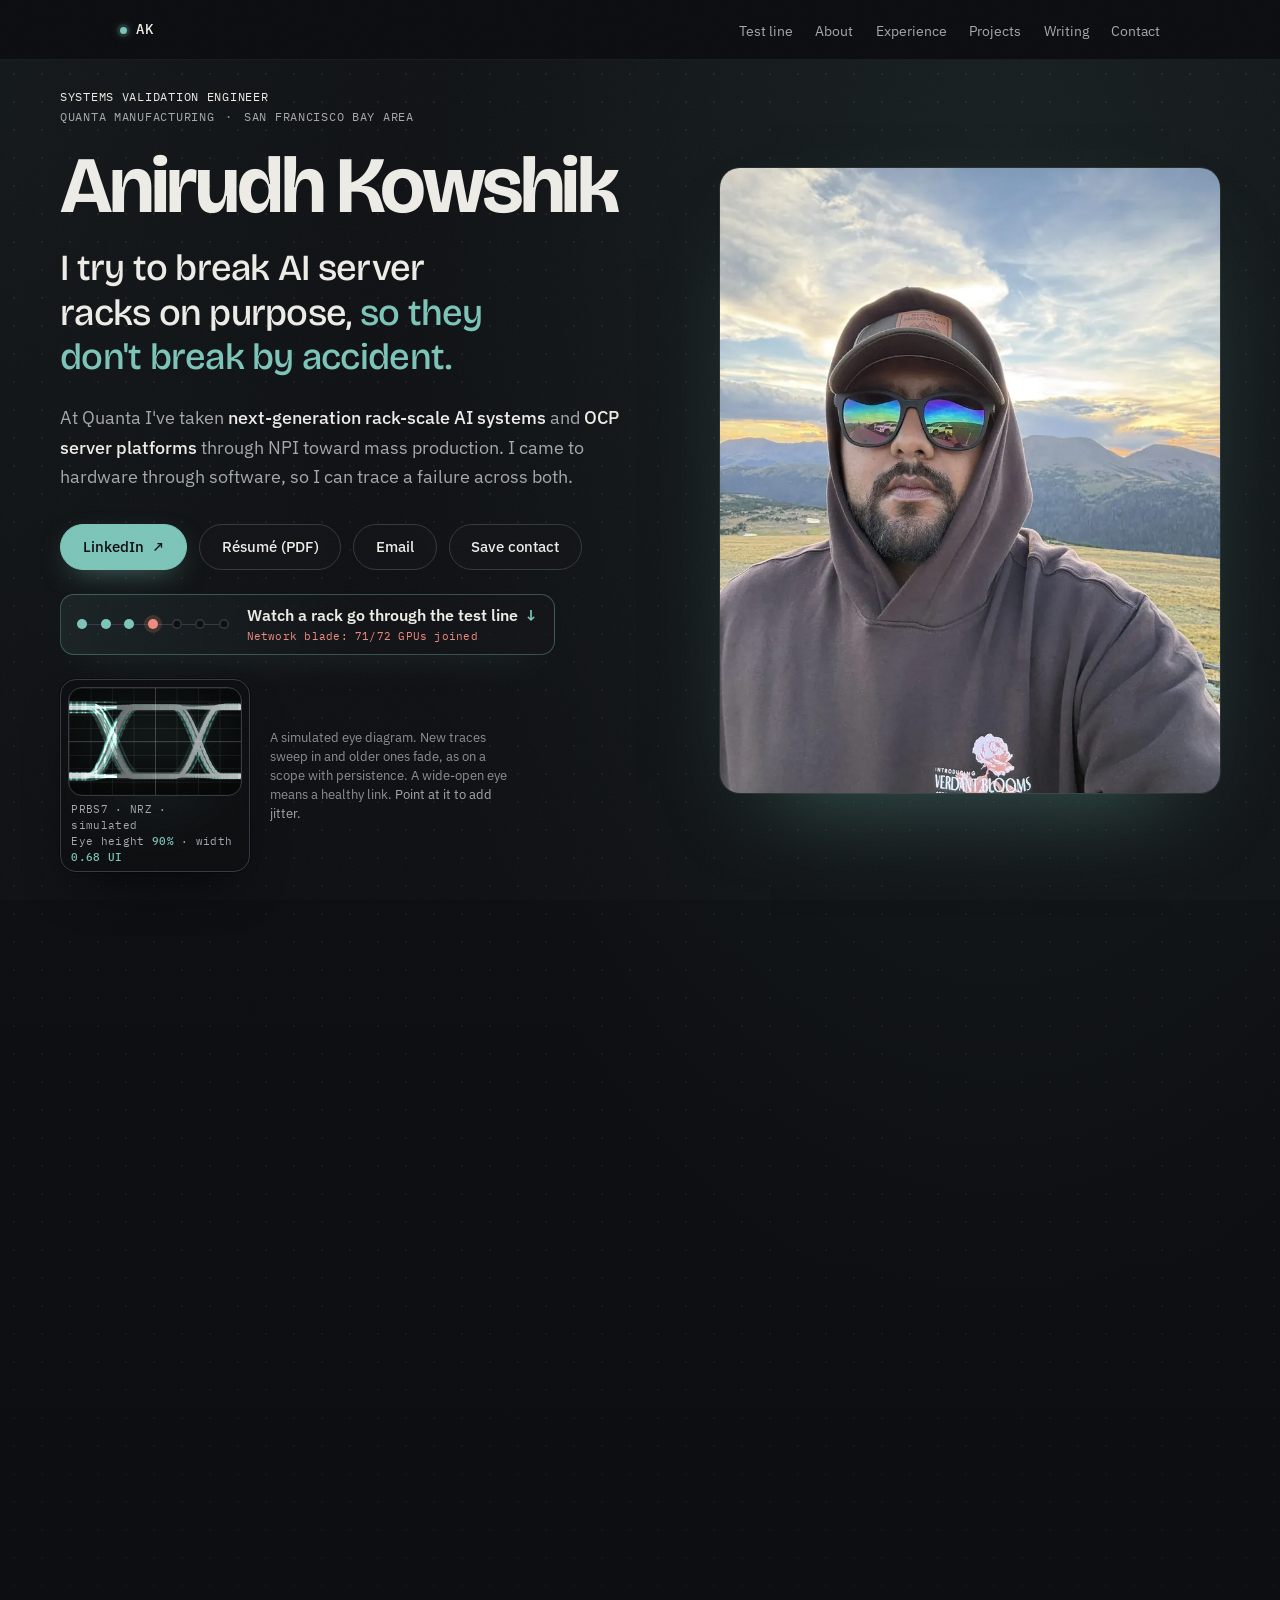
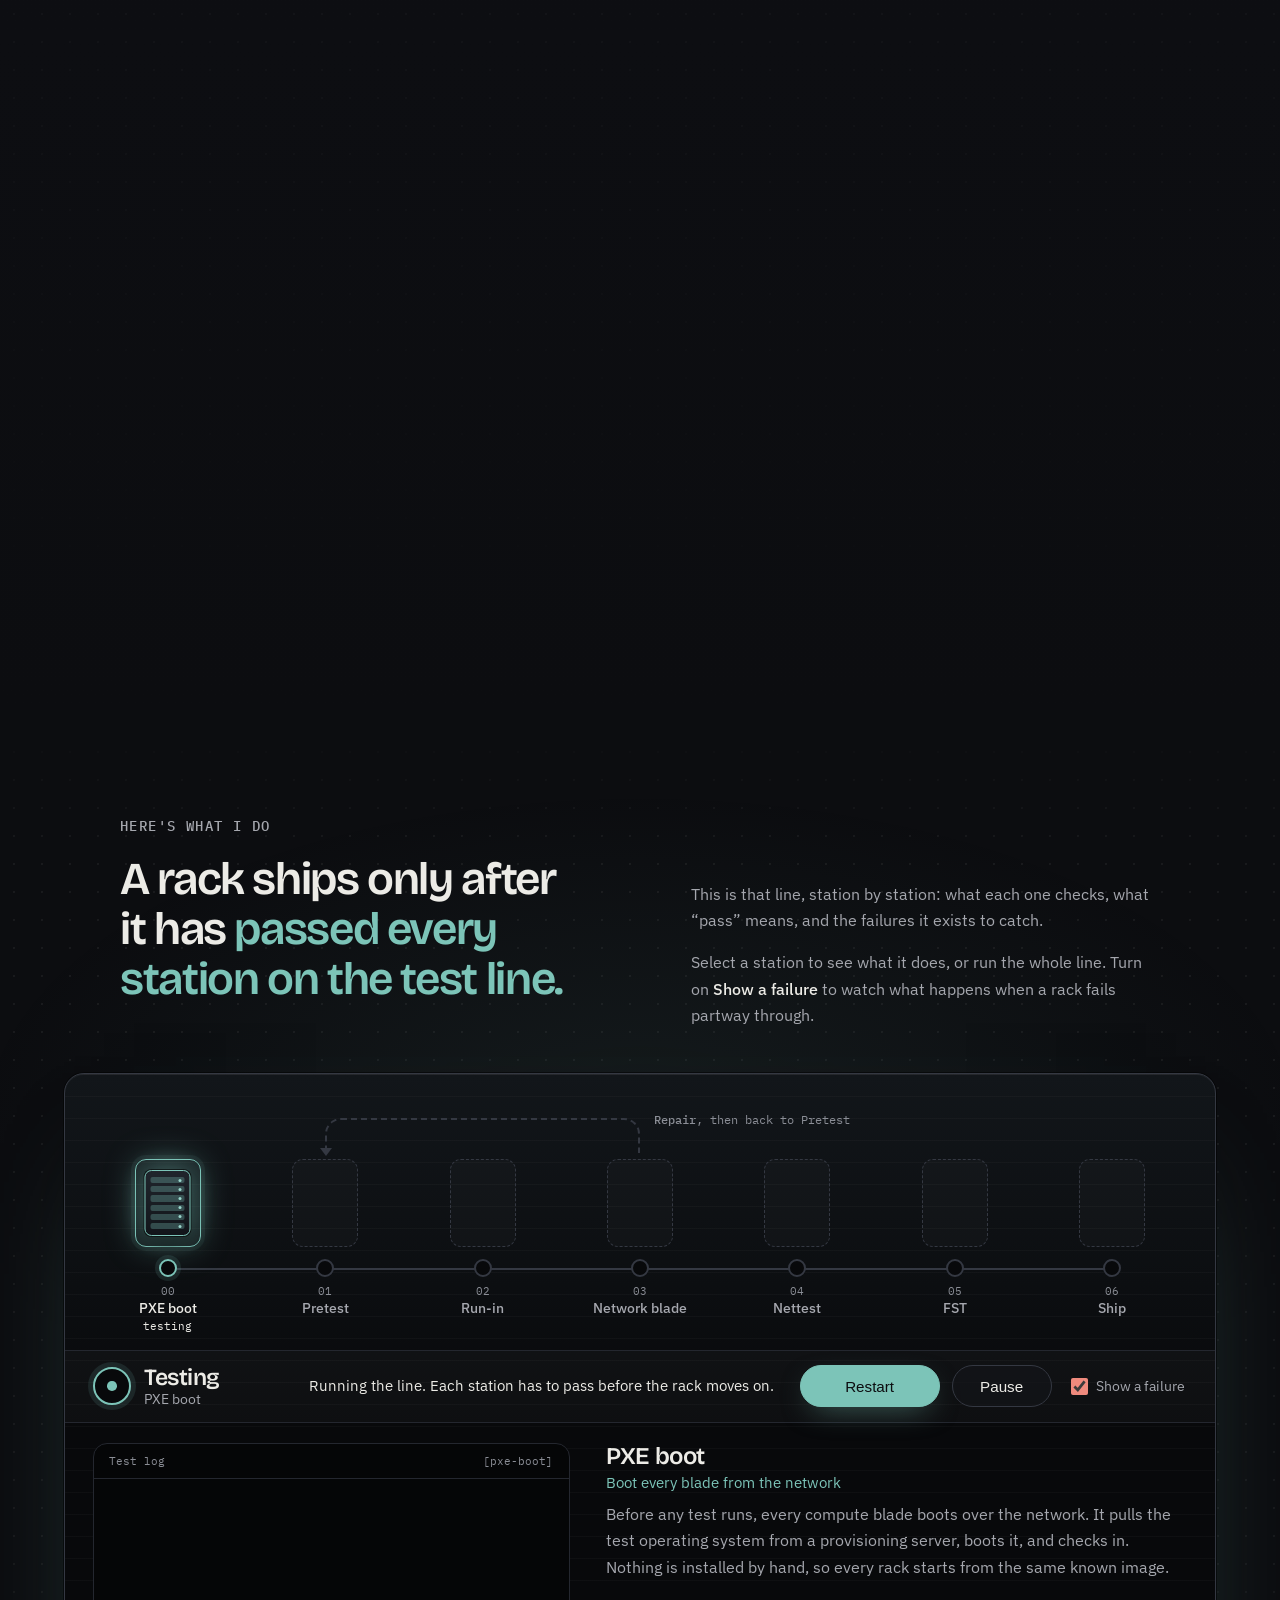
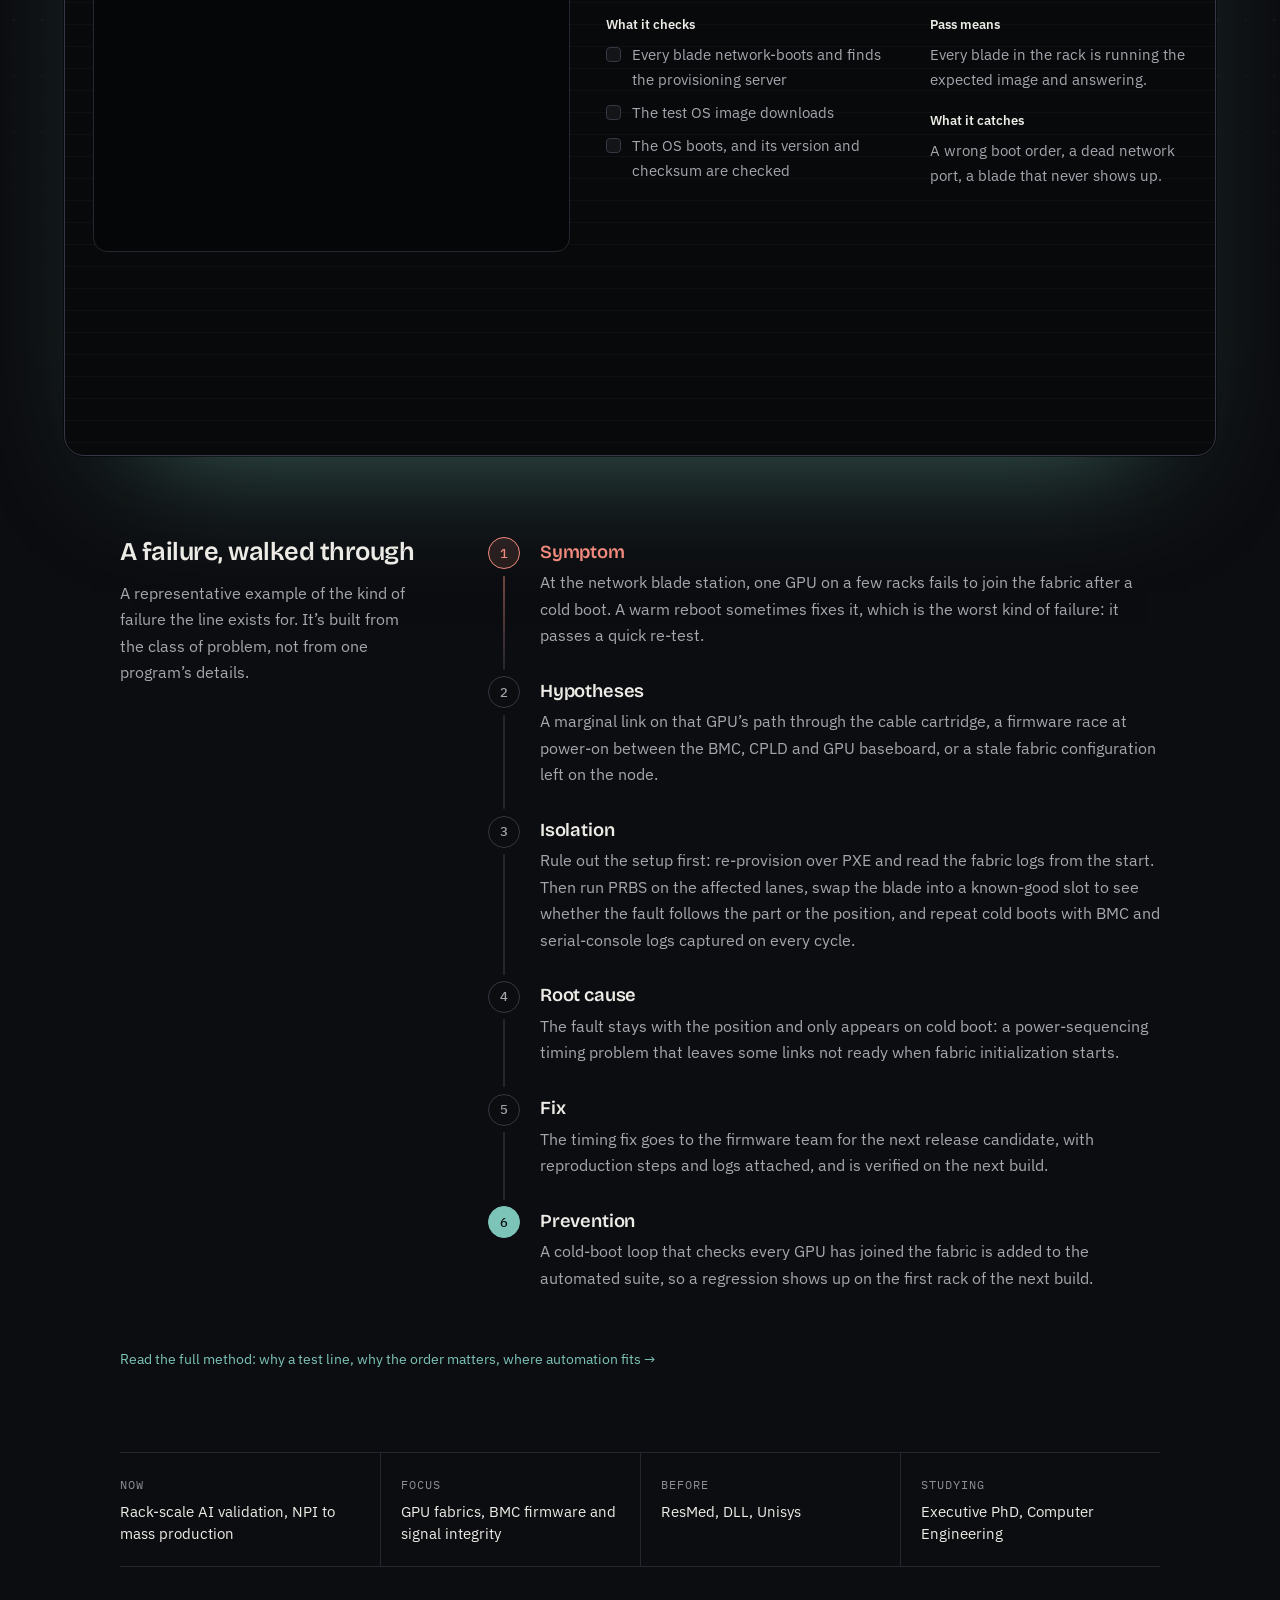
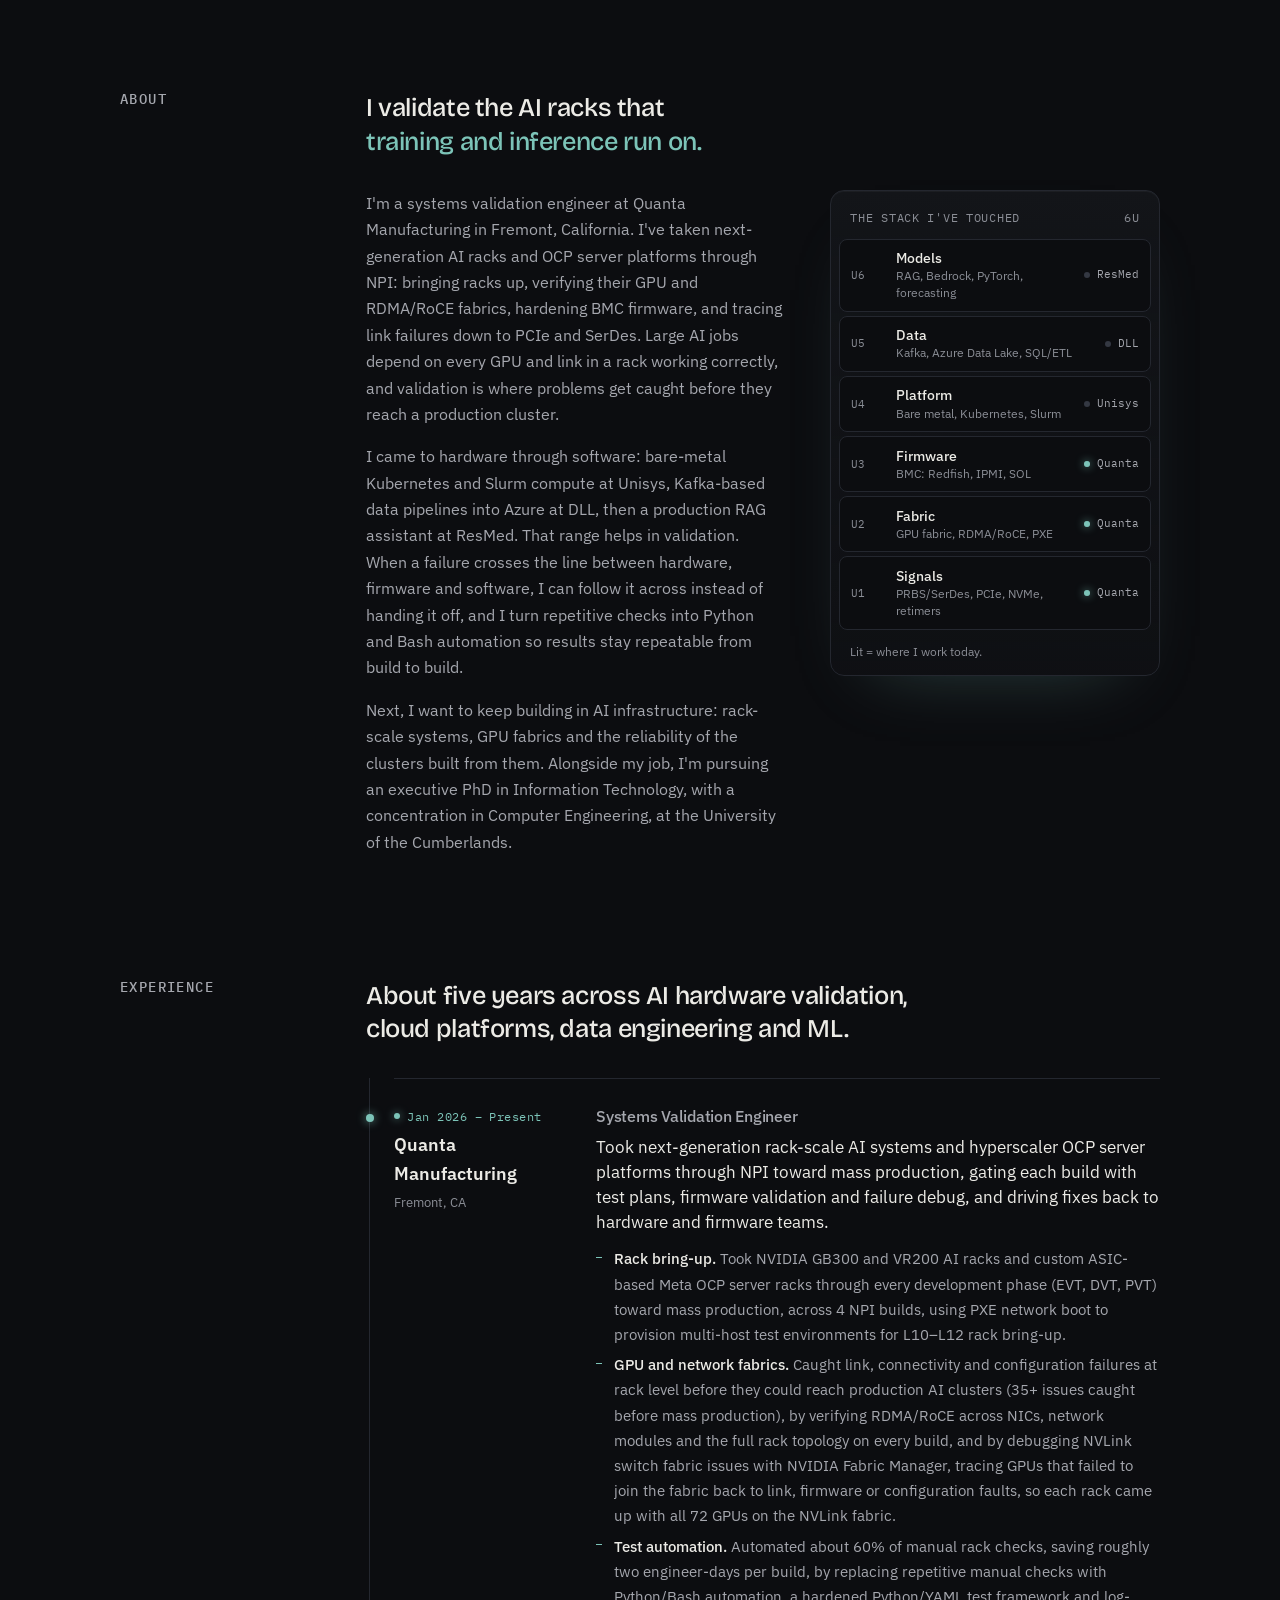
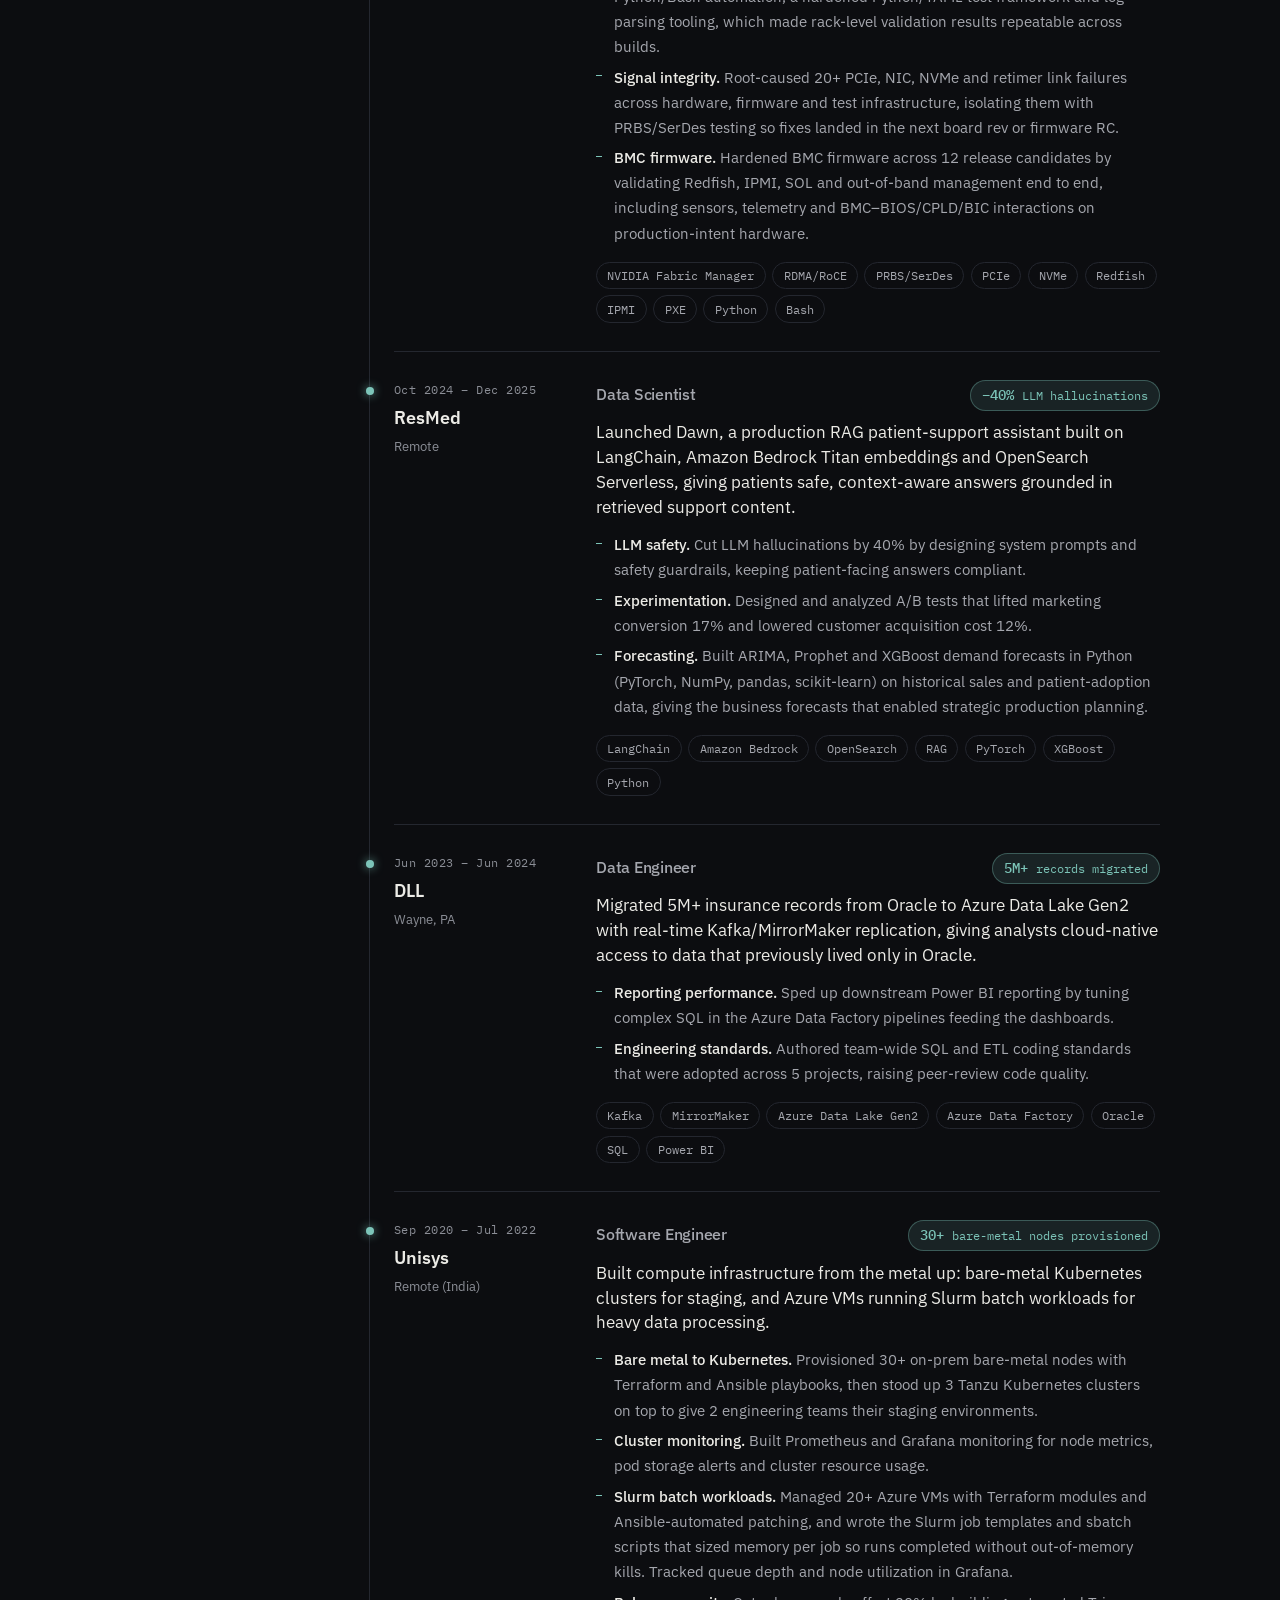
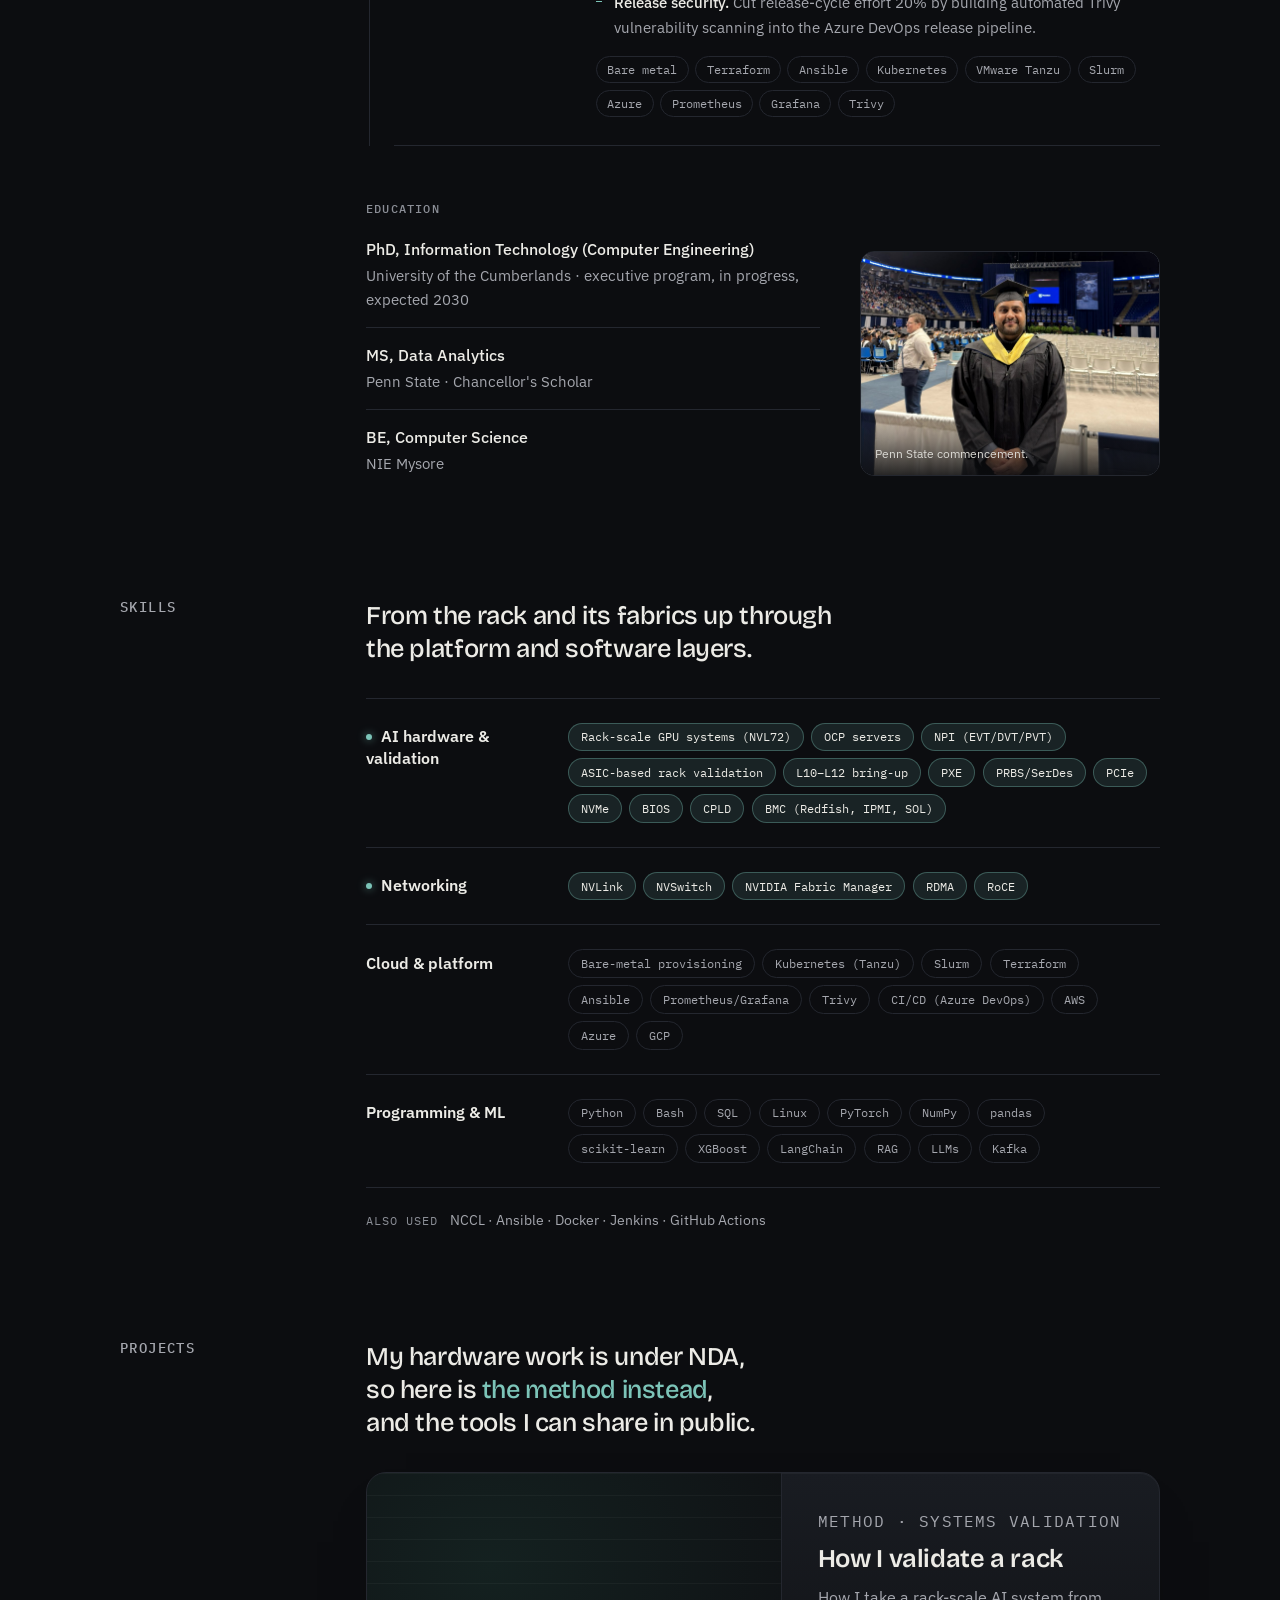
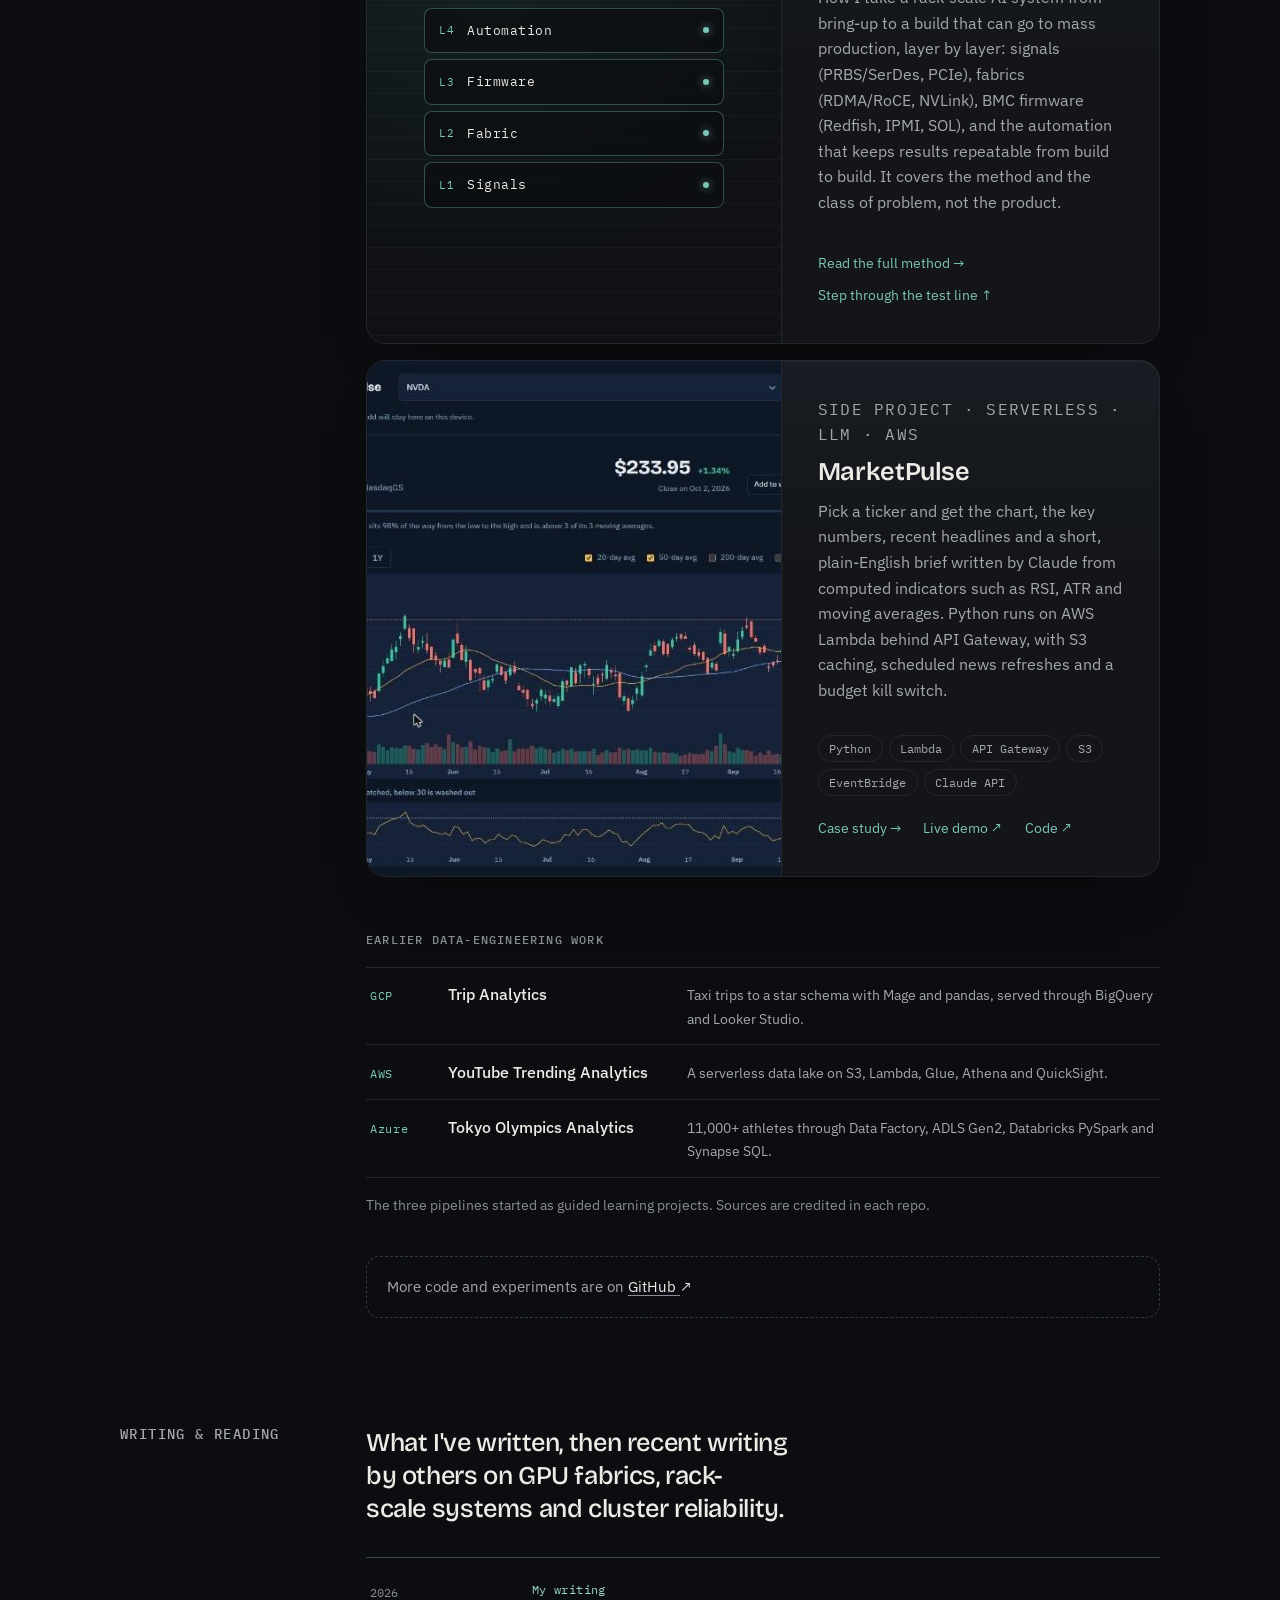
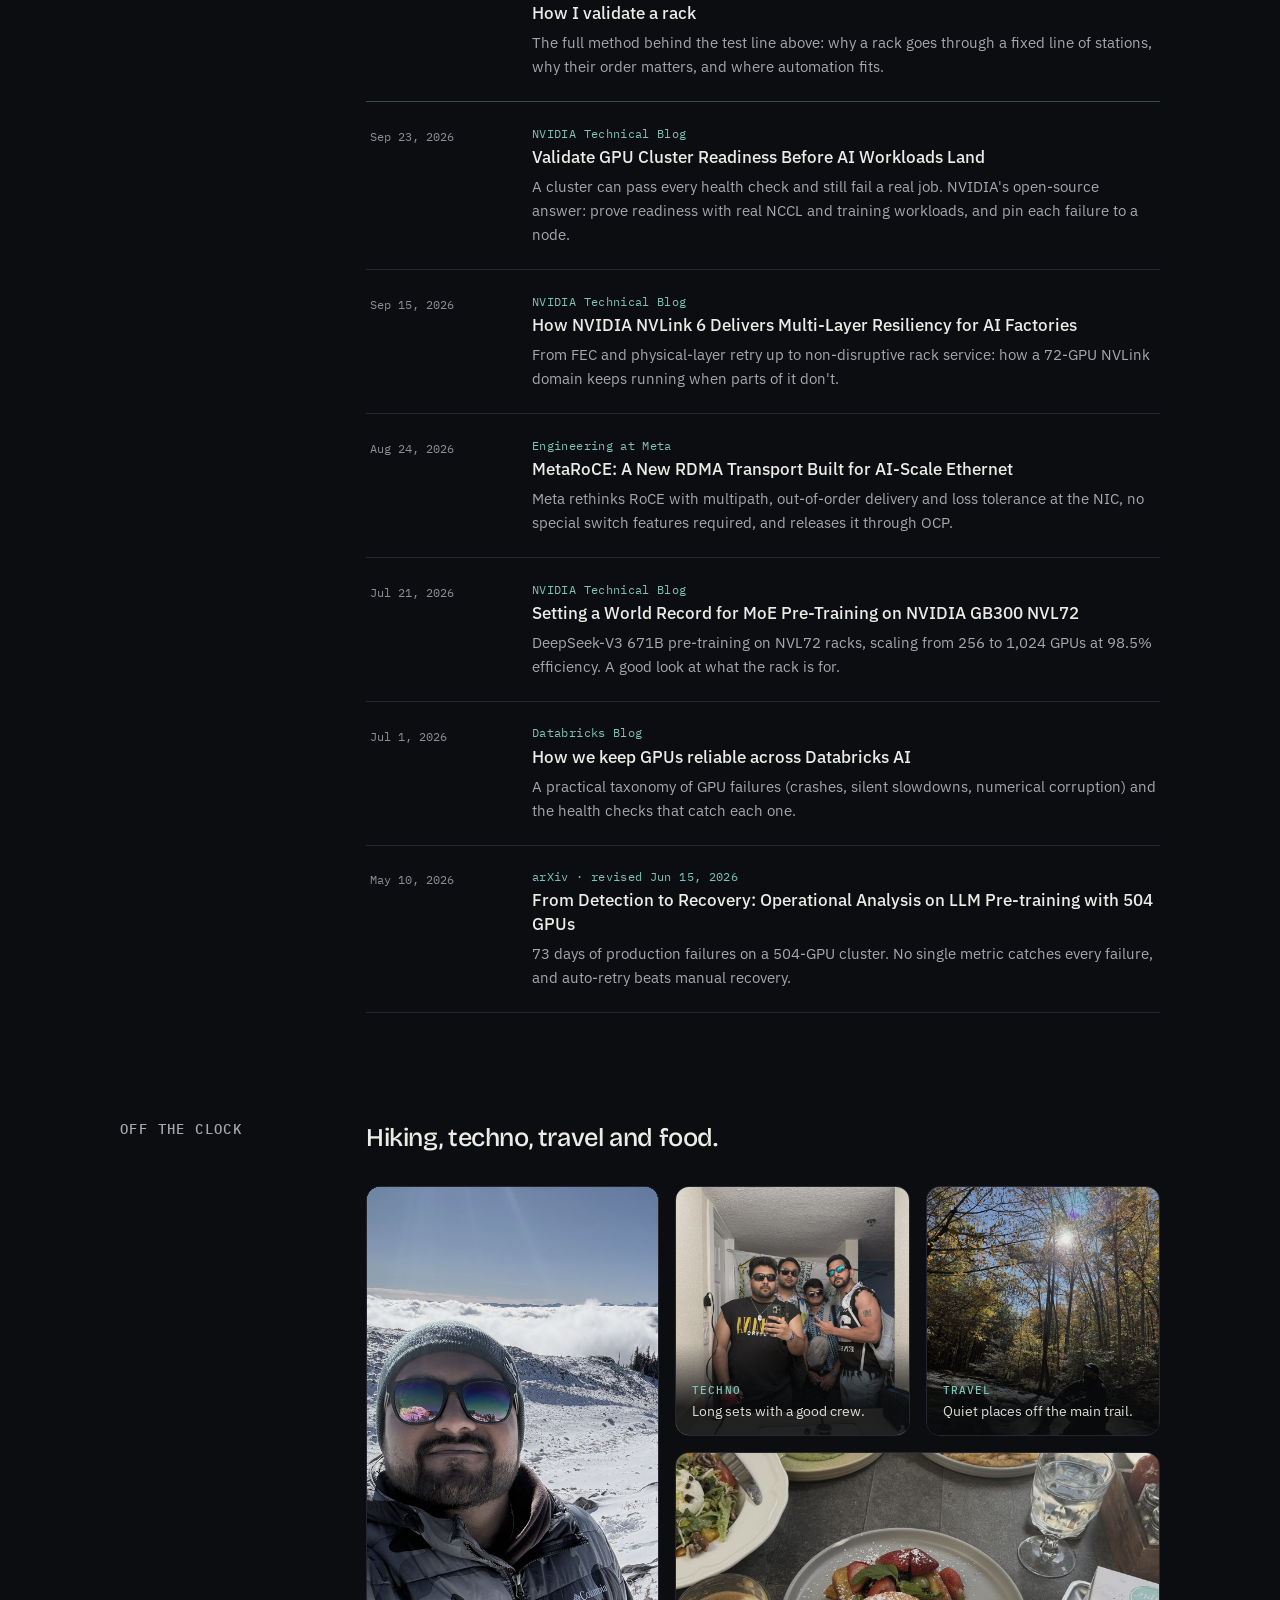
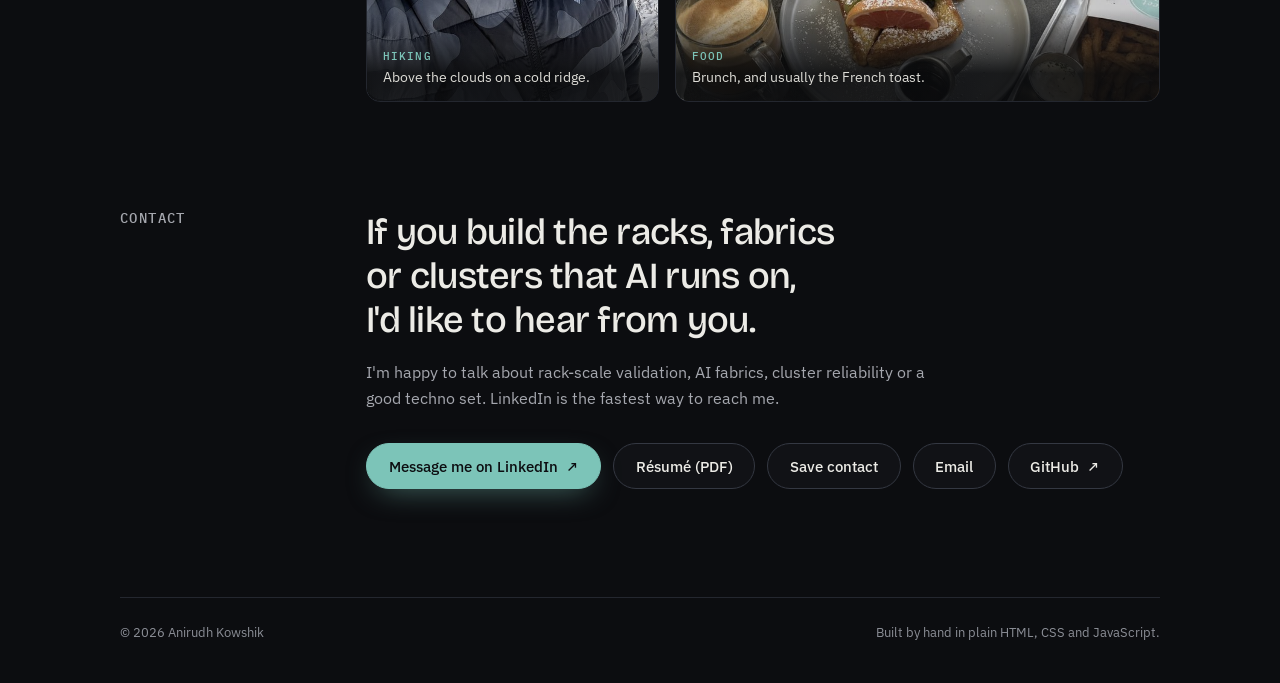
<file: index.html>
<!doctype html>
<html lang="en">
<head>
  <meta charset="utf-8">
  <meta name="viewport" content="width=device-width, initial-scale=1">
  <title>Anirudh Kowshik | Systems Validation Engineer, AI infrastructure</title>
  <meta name="description" content="Anirudh Kowshik is a Systems Validation Engineer at Quanta Manufacturing in the San Francisco Bay Area, taking rack-scale AI systems and OCP server platforms through NPI toward mass production. Background in Kubernetes, data engineering and LLMs.">
  <meta name="theme-color" content="#0b0f0e">
  <meta name="color-scheme" content="dark">
  <link rel="canonical" href="https://kowshik-anirudh.github.io/">
  <link rel="icon" href="favicon.svg" type="image/svg+xml">
  <link rel="apple-touch-icon" href="images/apple-touch-icon.png">

  <meta property="og:type" content="website">
  <meta property="og:url" content="https://kowshik-anirudh.github.io/">
  <meta property="og:title" content="Anirudh Kowshik | Systems Validation Engineer">
  <meta property="og:description" content="I try to break AI server racks on purpose, so they don't break by accident. Rack-scale AI systems, from NPI to mass production.">
  <meta property="og:image" content="https://kowshik-anirudh.github.io/images/og.png">
  <meta property="og:image:width" content="1200">
  <meta property="og:image:height" content="630">
  <meta property="og:image:alt" content="Anirudh Kowshik, Systems Validation Engineer, over a teal eye diagram">
  <meta name="twitter:card" content="summary_large_image">
  <script type="application/ld+json">
  {
    "@context": "https://schema.org",
    "@type": "Person",
    "name": "Anirudh Kowshik",
    "jobTitle": "Systems Validation Engineer",
    "worksFor": { "@type": "Organization", "name": "Quanta Manufacturing" },
    "address": { "@type": "PostalAddress", "addressLocality": "San Francisco Bay Area", "addressRegion": "CA", "addressCountry": "US" },
    "url": "https://kowshik-anirudh.github.io/",
    "image": "https://kowshik-anirudh.github.io/images/og.png",
    "sameAs": [
      "https://www.linkedin.com/in/anirudh-kowshik262026",
      "https://github.com/kowshik-anirudh"
    ]
  }
  </script>

  <link rel="preconnect" href="https://fonts.googleapis.com">
  <link rel="preconnect" href="https://fonts.gstatic.com" crossorigin>
  <link href="https://fonts.googleapis.com/css2?family=Bricolage+Grotesque:opsz,wght@12..96,500..700&family=IBM+Plex+Mono:wght@400;500&family=IBM+Plex+Sans:wght@400;500;600&display=swap" rel="stylesheet">
  <link rel="stylesheet" href="style.css?v=20261013a">
  <script defer src="script.js?v=20261013a"></script>
  <script defer src="line.js?v=20261013a"></script>
</head>
<body>
  <a class="skip" href="#main">Skip to content</a>
  <div class="progress" aria-hidden="true"></div>

  <header class="nav">
    <div class="wrap nav-inner">
      <a class="brand" href="#top" aria-label="Anirudh Kowshik, back to top"><span class="led" aria-hidden="true"></span>AK</a>
      <nav aria-label="Primary">
        <ul>
          <li class="nav-line"><a href="#test-line">Test line</a></li>
          <li><a href="#about">About</a></li>
          <li><a href="#experience">Experience</a></li>
          <li><a href="#projects">Projects</a></li>
          <li><a href="#reading">Writing</a></li>
          <li><a href="#contact">Contact</a></li>
        </ul>
      </nav>
    </div>
  </header>

  <main id="main">
    <!-- Hero -->
    <section class="hero" id="top" aria-labelledby="hero-name">
      <div class="wrap hero-grid">
        <div class="hero-text">
          <p class="status"><span>Systems Validation Engineer</span> <span>Quanta Manufacturing <span class="sep" aria-hidden="true">&middot;</span> San Francisco Bay Area</span></p>
          <h1 id="hero-name">Anirudh Kowshik</h1>
          <p class="hero-line">I try to break AI server racks on purpose, <em>so they don't break by accident.</em></p>
          <p class="pitch">At Quanta I've taken <strong>next-generation rack-scale AI systems</strong> and <strong>OCP server platforms</strong> through NPI toward mass production. I came to hardware through software, so I can trace a failure across both.</p>
          <div class="cta">
            <a class="btn btn-primary" href="https://www.linkedin.com/in/anirudh-kowshik262026" target="_blank" rel="noopener">LinkedIn <span class="arrow" aria-hidden="true">&#8599;</span></a>
            <a class="btn" href="resume.pdf">R&eacute;sum&eacute; (PDF)</a>
            <a class="btn" href="mailto:i.anirudh.kowshik@gmail.com">Email</a>
            <a class="btn" href="contact.vcf" type="text/vcard">Save contact</a>
          </div>
          <a class="teaser" href="#test-line">
            <span class="teaser-strip" aria-hidden="true"><i></i><i></i><i></i><i></i><i></i><i></i><i></i><b class="teaser-at"></b></span>
            <span class="teaser-text">
              <span class="teaser-cue">Watch a rack go through the test line <span class="arrow" aria-hidden="true">&darr;</span></span>
              <span class="teaser-note">Network blade: 71/72 GPUs joined</span>
            </span>
          </a>
          <div class="hero-scope">
            <figure class="scope">
              <div class="scope-screen">
                <canvas class="scope-canvas" role="img" aria-label="Simulated eye diagram of a high-speed serial link, drawn like an oscilloscope with persistence" aria-describedby="scope-note"></canvas>
              </div>
              <figcaption class="scope-readout">
                <span>PRBS7 &middot; NRZ &middot; simulated</span>
                <span class="scope-meas" hidden>Eye height <b data-eh></b> &middot; width <b data-ew></b></span>
              </figcaption>
            </figure>
            <p class="scope-note" id="scope-note">A simulated eye diagram. New traces sweep in and older ones fade, as on a scope with persistence. A wide-open eye means a healthy link.<span class="hint" hidden> Point at it to add jitter.</span></p>
          </div>
        </div>
        <div class="hero-visual">
          <div class="hero-frame">
            <figure class="hero-photo">
              <picture>
                <source type="image/webp" srcset="images/profile-480.webp 480w, images/profile-640.webp 640w, images/profile-800.webp 800w" sizes="(min-width: 960px) 800px, min(calc(100vw - 2.5rem), 480px)">
                <img src="images/profile.jpg" srcset="images/profile-480.jpg 480w, images/profile-640.jpg 640w, images/profile.jpg 800w" sizes="(min-width: 960px) 800px, min(calc(100vw - 2.5rem), 480px)" alt="Anirudh in a cap, hoodie and mirrored sunglasses, with mountains behind him at sunset" width="800" height="1000" fetchpriority="high">
              </picture>
            </figure>
          </div>
        </div>
      </div>
    </section>

    <!-- Here's what I do: the test line -->
    <section class="section wrap reveal" id="test-line" aria-labelledby="line-h">
      <div class="section-grid">
        <header class="sec-head"><h2 id="line-h">Here's what I do</h2></header>
        <div>
          <div class="line-intro">
          <p class="sec-line">A rack ships only after it has <em>passed every station on the test line.</em></p>
          <div class="prose">
            <p>This is that line, station by station: what each one checks, what &ldquo;pass&rdquo; means, and the failures it exists to catch.</p>
            <p class="line-hint" hidden>Select a station to see what it does, or run the whole line. Turn on <strong>Show a failure</strong> to watch what happens when a rack fails partway through.</p>
          </div>
          </div>

          <div class="line" data-line>
            <section class="stage" id="st-pxe" data-short="PXE boot" data-log="pxe: 18/18 blades found the provisioning server|os: test image downloaded to 18/18 blades|os: booted, version and checksum match|PASS  every blade running the expected image">
              <h3>PXE boot <small>Boot every blade from the network</small></h3>
              <p>Before any test runs, every compute blade boots over the network. It pulls the test operating system from a provisioning server, boots it, and checks in. Nothing is installed by hand, so every rack starts from the same known image.</p>
              <div class="stage-cols">
                <div><h4>What it checks</h4><ul class="checks"><li>Every blade network-boots and finds the provisioning server</li><li>The test OS image downloads</li><li>The OS boots, and its version and checksum are checked</li></ul></div>
                <div><h4>Pass means</h4><p>Every blade in the rack is running the expected image and answering.</p><h4>What it catches</h4><p>A wrong boot order, a dead network port, a blade that never shows up.</p></div>
              </div>
            </section>

            <section class="stage" id="st-pretest" data-short="Pretest" data-log="firmware: bios, bmc, cpld, nic, gpu flashed to build set|cpu: every socket present, cores and clocks at spec|memory: every dimm present, size and speed correct|pcie: every link trained at expected width and speed|ssd: every drive present, health check clean|gpu/asic: all present, links up, firmware correct|buses: every device answered on its data bus|sensors: every sensor reading, 0 out of range|PASS  component level clean on 18/18 blades">
              <h3>Pretest <small>Check every part on every compute blade</small></h3>
              <p>Component-level testing on each compute blade. Firmware is flashed to the versions this build is meant to run, then every part is checked on its own: CPUs, memory, PCIe links, SSDs, GPUs and other ASICs, the data buses that connect them, and the sensors that watch them.</p>
              <div class="stage-cols">
                <div><h4>What it checks</h4><ul class="checks"><li>Firmware flashed to this build&rsquo;s versions: BIOS, BMC, CPLD, NIC, GPU</li><li>CPUs present and running at spec</li><li>Memory: every DIMM present at the right size and speed</li><li>PCIe: every link at its expected width and speed</li><li>SSDs present and healthy</li><li>GPUs and other ASICs present, with their links up</li><li>Every device answers on its data bus</li><li>Every sensor reads and is in range</li></ul></div>
                <div><h4>Pass means</h4><p>Each blade is exactly what the build says it should be, part by part.</p><h4>What it catches</h4><p>A missing DIMM, a link that trained at x8 instead of x16 or a generation slow, a mis-seated SSD, a firmware mismatch.</p></div>
              </div>
            </section>

            <section class="stage" id="st-runin" data-short="Run-in" data-log="stress cpu: all cores loaded, 0 errors|stress memory: pattern test, 0 uncorrectable errors|stress ssd: sustained read/write, no drops|stress gpu: full load, no resets|health: thermals, power, error counters in limits|PASS  run-in complete, no hangs">
              <h3>Run-in <small>Stress the rack until weak parts fail here</small></h3>
              <p>Hours of stress across CPUs, memory, SSDs and GPUs at once. Pretest proves a part works; run-in proves it keeps working when it is hot and busy. Weak parts tend to fail early in their life, and run-in is where that early life gets spent.</p>
              <div class="stage-cols">
                <div><h4>What it checks</h4><ul class="checks"><li>CPUs under full load</li><li>Memory under pattern stress</li><li>SSDs under sustained read and write</li><li>GPUs under full load</li><li>Temperatures, power and error counters within limits the whole time</li></ul></div>
                <div><h4>Pass means</h4><p>The whole run finishes with no uncorrectable errors and corrected errors under threshold.</p><h4>What it catches</h4><p>Marginal memory, parts that fail young, cooling problems, links that drop only under load.</p></div>
              </div>
            </section>

            <section class="stage" id="st-netblade" data-short="Network blade" data-log="cartridge: every compute-to-network link trained|comms: every compute blade reaches every other|fabric: 72/72 GPUs joined|PASS  the rack works as one machine" data-fail-log="!cartridge: 1 lane down on blade 07, port 3|!comms: blade 07 cannot reach 2 peers|!fabric: 71/72 GPUs joined, blade 07 gpu 2 missing|FAIL  rack sent to debug">
              <h3>Network blade <small>Connect the compute blades to each other</small></h3>
              <p>Until now each compute blade has been tested alone. Here they start talking to each other, through the network blades and the cable cartridge, the dense bundle of cables at the back of the rack that wires every compute blade to every network blade.</p>
              <svg class="netfig" viewBox="0 0 440 196" role="img" aria-label="Diagram: six compute blades on the left, each cabled through the cable cartridge to all three network blades on the right">
                <text x="65" y="14">Compute blades</text><text x="220" y="14">Cable cartridge</text><text x="375" y="14">Network blades</text>
                <g class="cables"><path d="M112 36 C220 36 220 50 328 50"/><path d="M112 36 C220 36 220 106 328 106"/><path d="M112 36 C220 36 220 162 328 162"/><path d="M112 64 C220 64 220 50 328 50"/><path d="M112 64 C220 64 220 106 328 106"/><path d="M112 64 C220 64 220 162 328 162"/><path d="M112 92 C220 92 220 50 328 50"/><path d="M112 92 C220 92 220 106 328 106"/><path d="M112 92 C220 92 220 162 328 162"/><path d="M112 120 C220 120 220 50 328 50"/><path d="M112 120 C220 120 220 106 328 106"/><path d="M112 120 C220 120 220 162 328 162"/><path d="M112 148 C220 148 220 50 328 50"/><path class="bad" d="M112 148 C220 148 220 106 328 106"/><path d="M112 148 C220 148 220 162 328 162"/><path d="M112 176 C220 176 220 50 328 50"/><path d="M112 176 C220 176 220 106 328 106"/><path d="M112 176 C220 176 220 162 328 162"/></g>
                <g class="blades"><rect x="20" y="28" width="92" height="16" rx="3"/><rect x="20" y="56" width="92" height="16" rx="3"/><rect x="20" y="84" width="92" height="16" rx="3"/><rect x="20" y="112" width="92" height="16" rx="3"/><rect x="20" y="140" width="92" height="16" rx="3"/><rect x="20" y="168" width="92" height="16" rx="3"/></g>
                <g class="blades net"><rect x="328" y="34" width="92" height="32" rx="4"/><rect x="328" y="90" width="92" height="32" rx="4"/><rect x="328" y="146" width="92" height="32" rx="4"/></g>
              </svg>
              <div class="stage-cols">
                <div><h4>What it checks</h4><ul class="checks"><li>Every link through the cable cartridge trains</li><li>Every compute blade talks to every other through the network blades</li><li>Every GPU joins the fabric: on a 72-GPU rack, all 72</li></ul></div>
                <div><h4>Pass means</h4><p>The rack works as one machine, not as a stack of separate blades.</p><h4>What it catches</h4><p>A badly seated cartridge, a bent pin, a single bad lane, network-blade firmware problems.</p></div>
              </div>
            </section>

            <section class="stage" id="st-nettest" data-short="Nettest" data-log="links: every port at expected speed and width|rdma: every NIC pair within bandwidth target|latency: within target under load|errors: counters clean after soak|PASS  network clean">
              <h3>Nettest <small>Test the network itself</small></h3>
              <p>With everything connected, the network gets tested as a network: every NIC, every port, every path the rack will use to talk to the rest of the cluster. RDMA/RoCE traffic runs between every pair, and error counters are watched through a soak.</p>
              <div class="stage-cols">
                <div><h4>What it checks</h4><ul class="checks"><li>Every port links up at the right speed and width</li><li>RDMA bandwidth between every NIC pair</li><li>Latency under load</li><li>Link error counters after a soak</li></ul></div>
                <div><h4>Pass means</h4><p>Every path performs to target and stays clean under sustained traffic.</p><h4>What it catches</h4><p>Bad cables or optics, NIC firmware and configuration problems, marginal SerDes lanes. PRBS testing on a suspect lane separates the channel from the device.</p></div>
              </div>
            </section>

            <section class="stage" id="st-fst" data-short="FST" data-log="firmware: every version matches the ship manifest|sensors: final sweep, 0 out of range|buses: final sweep, every device answered|config: default settings applied, test settings removed|PASS  ready to ship">
              <h3>FST <small>Final system test, then factory defaults</small></h3>
              <p>One last pass over the things most likely to have drifted while the rack was being tested and debugged: firmware versions, sensors and data buses. Then the rack is set back to its default settings, so the customer gets a clean machine, not a test fixture.</p>
              <div class="stage-cols">
                <div><h4>What it checks</h4><ul class="checks"><li>Firmware matches the ship manifest</li><li>Every sensor reads and is in range</li><li>Every device answers on its data bus</li><li>Default settings applied, test settings removed</li></ul></div>
                <div><h4>Pass means</h4><p>The rack matches its ship configuration exactly.</p><h4>What it catches</h4><p>A setting left behind by debugging, a part swapped during repair without a re-check, a firmware image that never got re-flashed.</p></div>
              </div>
            </section>

            <section class="stage" id="st-ship" data-short="Ship" data-log="rack released to shipping">
              <h3>Ship <small>Released to the customer</small></h3>
              <p>Every station passed, in order, on this rack. Its results are on record next to every other rack from the same build, which is what turns a single pass into evidence that the build is ready for mass production.</p>
            </section>
          </div>

          <div class="story-wrap">
          <div class="story-head">
          <h3 class="sub">A failure, walked through</h3>
          <p class="story-intro">A representative example of the kind of failure the line exists for. It&rsquo;s built from the class of problem, not from one program&rsquo;s details.</p>
          </div>
          <ol class="story">
            <li><strong>Symptom</strong><span>At the network blade station, one GPU on a few racks fails to join the fabric after a cold boot. A warm reboot sometimes fixes it, which is the worst kind of failure: it passes a quick re-test.</span></li>
            <li><strong>Hypotheses</strong><span>A marginal link on that GPU&rsquo;s path through the cable cartridge, a firmware race at power-on between the BMC, CPLD and GPU baseboard, or a stale fabric configuration left on the node.</span></li>
            <li><strong>Isolation</strong><span>Rule out the setup first: re-provision over PXE and read the fabric logs from the start. Then run PRBS on the affected lanes, swap the blade into a known-good slot to see whether the fault follows the part or the position, and repeat cold boots with BMC and serial-console logs captured on every cycle.</span></li>
            <li><strong>Root cause</strong><span>The fault stays with the position and only appears on cold boot: a power-sequencing timing problem that leaves some links not ready when fabric initialization starts.</span></li>
            <li><strong>Fix</strong><span>The timing fix goes to the firmware team for the next release candidate, with reproduction steps and logs attached, and is verified on the next build.</span></li>
            <li><strong>Prevention</strong><span>A cold-boot loop that checks every GPU has joined the fabric is added to the automated suite, so a regression shows up on the first rack of the next build.</span></li>
          </ol>
          </div>
          <div class="links">
            <a href="projects/rack-validation-method.html">Read the full method: why a test line, why the order matters, where automation fits <span class="arrow" aria-hidden="true">&rarr;</span></a>
          </div>
        </div>
      </div>
    </section>

    <!-- Quick facts -->
    <div class="wrap">
      <dl class="facts">
        <div><dt>Now</dt><dd>Rack-scale AI validation, NPI to mass production</dd></div>
        <div><dt>Focus</dt><dd>GPU fabrics, BMC firmware and signal integrity</dd></div>
        <div><dt>Before</dt><dd>ResMed, DLL, Unisys</dd></div>
        <div><dt>Studying</dt><dd>Executive PhD, Computer Engineering</dd></div>
      </dl>
    </div>

    <!-- About -->
    <section class="section wrap reveal" id="about" aria-labelledby="about-h">
      <div class="section-grid">
        <header class="sec-head"><h2 id="about-h">About</h2></header>
        <div>
          <p class="sec-line">I validate the AI racks that <em>training and inference run on.</em></p>
          <div class="about-grid">
            <div class="prose">
              <p>I'm a systems validation engineer at Quanta Manufacturing in Fremont, California. I've taken next-generation AI racks and OCP server platforms through NPI: bringing racks up, verifying their GPU and RDMA/RoCE fabrics, hardening BMC firmware, and tracing link failures down to PCIe and SerDes. Large AI jobs depend on every GPU and link in a rack working correctly, and validation is where problems get caught before they reach a production cluster.</p>
              <p>I came to hardware through software: bare-metal Kubernetes and Slurm compute at Unisys, Kafka-based data pipelines into Azure at DLL, then a production RAG assistant at ResMed. That range helps in validation. When a failure crosses the line between hardware, firmware and software, I can follow it across instead of handing it off, and I turn repetitive checks into Python and Bash automation so results stay repeatable from build to build.</p>
              <p>Next, I want to keep building in AI infrastructure: rack-scale systems, GPU fabrics and the reliability of the clusters built from them. Alongside my job, I'm pursuing an executive PhD in Information Technology, with a concentration in Computer Engineering, at the University of the Cumberlands.</p>
            </div>
            <aside class="stack" aria-label="Layers of the stack I have worked across">
              <p class="stack-title"><span>The stack I've touched</span><span aria-hidden="true">6U</span></p>
              <ol>
                <li><span class="u" aria-hidden="true">U6</span><span><span class="layer">Models</span><span class="what">RAG, Bedrock, PyTorch, forecasting</span></span><span class="where">ResMed</span></li>
                <li><span class="u" aria-hidden="true">U5</span><span><span class="layer">Data</span><span class="what">Kafka, Azure Data Lake, SQL/ETL</span></span><span class="where">DLL</span></li>
                <li><span class="u" aria-hidden="true">U4</span><span><span class="layer">Platform</span><span class="what">Bare metal, Kubernetes, Slurm</span></span><span class="where">Unisys</span></li>
                <li class="now"><span class="u" aria-hidden="true">U3</span><span><span class="layer">Firmware</span><span class="what">BMC: Redfish, IPMI, SOL</span></span><span class="where">Quanta</span></li>
                <li class="now"><span class="u" aria-hidden="true">U2</span><span><span class="layer">Fabric</span><span class="what">GPU fabric, RDMA/RoCE, PXE</span></span><span class="where">Quanta</span></li>
                <li class="now"><span class="u" aria-hidden="true">U1</span><span><span class="layer">Signals</span><span class="what">PRBS/SerDes, PCIe, NVMe, retimers</span></span><span class="where">Quanta</span></li>
              </ol>
              <p class="stack-caption">Lit = where I work today.</p>
            </aside>
          </div>
        </div>
      </div>
    </section>

    <!-- Experience -->
    <section class="section wrap reveal" id="experience" aria-labelledby="exp-h">
      <div class="section-grid">
        <header class="sec-head"><h2 id="exp-h">Experience</h2></header>
        <div>
          <p class="sec-line">About five years across AI hardware validation, cloud platforms, data engineering and ML.</p>
          <ol class="timeline">
            <li class="role current">
              <div class="role-meta">
                <span class="role-when">Jan 2026 &ndash; Present</span>
                <span class="role-org">Quanta Manufacturing</span>
                <span class="role-where">Fremont, CA</span>
              </div>
              <div>
                <div class="role-head"><h3>Systems Validation Engineer</h3></div>
                <p class="headline">Took next-generation rack-scale AI systems and hyperscaler OCP server platforms through NPI toward mass production, gating each build with test plans, firmware validation and failure debug, and driving fixes back to hardware and firmware teams.</p>
                <ul>
                  <li><b>Rack bring-up.</b> Took NVIDIA GB300 and VR200 AI racks and custom ASIC-based Meta OCP server racks through every development phase (EVT, DVT, PVT) toward mass production, across 4 NPI builds, using PXE network boot to provision multi-host test environments for L10&ndash;L12 rack bring-up.</li>
                  <li><b>GPU and network fabrics.</b> Caught link, connectivity and configuration failures at rack level before they could reach production AI clusters (35+ issues caught before mass production), by verifying RDMA/RoCE across NICs, network modules and the full rack topology on every build, and by debugging NVLink switch fabric issues with NVIDIA Fabric Manager, tracing GPUs that failed to join the fabric back to link, firmware or configuration faults, so each rack came up with all 72 GPUs on the NVLink fabric.</li>
                  <li><b>Test automation.</b> Automated about 60% of manual rack checks, saving roughly two engineer-days per build, by replacing repetitive manual checks with Python/Bash automation, a hardened Python/YAML test framework and log-parsing tooling, which made rack-level validation results repeatable across builds.</li>
                  <li><b>Signal integrity.</b> Root-caused 20+ PCIe, NIC, NVMe and retimer link failures across hardware, firmware and test infrastructure, isolating them with PRBS/SerDes testing so fixes landed in the next board rev or firmware RC.</li>
                  <li><b>BMC firmware.</b> Hardened BMC firmware across 12 release candidates by validating Redfish, IPMI, SOL and out-of-band management end to end, including sensors, telemetry and BMC&ndash;BIOS/CPLD/BIC interactions on production-intent hardware.</li>
                </ul>
                <ul class="tags" aria-label="Tools"><li>NVIDIA Fabric Manager</li><li>RDMA/RoCE</li><li>PRBS/SerDes</li><li>PCIe</li><li>NVMe</li><li>Redfish</li><li>IPMI</li><li>PXE</li><li>Python</li><li>Bash</li></ul>
              </div>
            </li>
            <li class="role">
              <div class="role-meta">
                <span class="role-when">Oct 2024 &ndash; Dec 2025</span>
                <span class="role-org">ResMed</span>
                <span class="role-where">Remote</span>
              </div>
              <div>
                <div class="role-head"><h3>Data Scientist</h3><span class="impact"><b>&minus;40%</b> LLM hallucinations</span></div>
                <p class="headline">Launched Dawn, a production RAG patient-support assistant built on LangChain, Amazon Bedrock Titan embeddings and OpenSearch Serverless, giving patients safe, context-aware answers grounded in retrieved support content.</p>
                <ul>
                  <li><b>LLM safety.</b> Cut LLM hallucinations by 40% by designing system prompts and safety guardrails, keeping patient-facing answers compliant.</li>
                  <li><b>Experimentation.</b> Designed and analyzed A/B tests that lifted marketing conversion 17% and lowered customer acquisition cost 12%.</li>
                  <li><b>Forecasting.</b> Built ARIMA, Prophet and XGBoost demand forecasts in Python (PyTorch, NumPy, pandas, scikit-learn) on historical sales and patient-adoption data, giving the business forecasts that enabled strategic production planning.</li>
                </ul>
                <ul class="tags" aria-label="Tools"><li>LangChain</li><li>Amazon Bedrock</li><li>OpenSearch</li><li>RAG</li><li>PyTorch</li><li>XGBoost</li><li>Python</li></ul>
              </div>
            </li>
            <li class="role">
              <div class="role-meta">
                <span class="role-when">Jun 2023 &ndash; Jun 2024</span>
                <span class="role-org">DLL</span>
                <span class="role-where">Wayne, PA</span>
              </div>
              <div>
                <div class="role-head"><h3>Data Engineer</h3><span class="impact"><b>5M+</b> records migrated</span></div>
                <p class="headline">Migrated 5M+ insurance records from Oracle to Azure Data Lake Gen2 with real-time Kafka/MirrorMaker replication, giving analysts cloud-native access to data that previously lived only in Oracle.</p>
                <ul>
                  <li><b>Reporting performance.</b> Sped up downstream Power BI reporting by tuning complex SQL in the Azure Data Factory pipelines feeding the dashboards.</li>
                  <li><b>Engineering standards.</b> Authored team-wide SQL and ETL coding standards that were adopted across 5 projects, raising peer-review code quality.</li>
                </ul>
                <ul class="tags" aria-label="Tools"><li>Kafka</li><li>MirrorMaker</li><li>Azure Data Lake Gen2</li><li>Azure Data Factory</li><li>Oracle</li><li>SQL</li><li>Power BI</li></ul>
              </div>
            </li>
            <li class="role">
              <div class="role-meta">
                <span class="role-when">Sep 2020 &ndash; Jul 2022</span>
                <span class="role-org">Unisys</span>
                <span class="role-where">Remote (India)</span>
              </div>
              <div>
                <div class="role-head"><h3>Software Engineer</h3><span class="impact"><b>30+</b> bare-metal nodes provisioned</span></div>
                <p class="headline">Built compute infrastructure from the metal up: bare-metal Kubernetes clusters for staging, and Azure VMs running Slurm batch workloads for heavy data processing.</p>
                <ul>
                  <li><b>Bare metal to Kubernetes.</b> Provisioned 30+ on-prem bare-metal nodes with Terraform and Ansible playbooks, then stood up 3 Tanzu Kubernetes clusters on top to give 2 engineering teams their staging environments.</li>
                  <li><b>Cluster monitoring.</b> Built Prometheus and Grafana monitoring for node metrics, pod storage alerts and cluster resource usage.</li>
                  <li><b>Slurm batch workloads.</b> Managed 20+ Azure VMs with Terraform modules and Ansible-automated patching, and wrote the Slurm job templates and sbatch scripts that sized memory per job so runs completed without out-of-memory kills. Tracked queue depth and node utilization in Grafana.</li>
                  <li><b>Release security.</b> Cut release-cycle effort 20% by building automated Trivy vulnerability scanning into the Azure DevOps release pipeline.</li>
                </ul>
                <ul class="tags" aria-label="Tools"><li>Bare metal</li><li>Terraform</li><li>Ansible</li><li>Kubernetes</li><li>VMware Tanzu</li><li>Slurm</li><li>Azure</li><li>Prometheus</li><li>Grafana</li><li>Trivy</li></ul>
              </div>
            </li>
          </ol>

          <h3 class="sub">Education</h3>
          <div class="edu-wrap">
            <ul class="edu">
              <li><strong>PhD, Information Technology (Computer Engineering)</strong><span>University of the Cumberlands &middot; executive program, in progress, expected 2030</span></li>
              <li><strong>MS, Data Analytics</strong><span>Penn State &middot; Chancellor's Scholar</span></li>
              <li><strong>BE, Computer Science</strong><span>NIE Mysore</span></li>
            </ul>
            <figure class="edu-photo">
              <img src="images/education.jpg" alt="Anirudh in cap and gown at a Penn State commencement" width="1200" height="900" loading="lazy" decoding="async" onerror="this.remove()">
              <figcaption>Penn State commencement.</figcaption>
            </figure>
          </div>
        </div>
      </div>
    </section>

    <!-- Skills -->
    <section class="section wrap reveal" id="skills" aria-labelledby="skills-h">
      <div class="section-grid">
        <header class="sec-head"><h2 id="skills-h">Skills</h2></header>
        <div>
          <p class="sec-line">From the rack and its fabrics up through the platform and software layers.</p>
          <dl class="skills">
            <div class="skill-group primary">
              <dt>AI hardware &amp; validation</dt>
              <dd><ul><li>Rack-scale GPU systems (NVL72)</li><li>OCP servers</li><li>NPI (EVT/DVT/PVT)</li><li>ASIC-based rack validation</li><li>L10&ndash;L12 bring-up</li><li>PXE</li><li>PRBS/SerDes</li><li>PCIe</li><li>NVMe</li><li>BIOS</li><li>CPLD</li><li>BMC (Redfish, IPMI, SOL)</li></ul></dd>
            </div>
            <div class="skill-group primary">
              <dt>Networking</dt>
              <dd><ul><li>NVLink</li><li>NVSwitch</li><li>NVIDIA Fabric Manager</li><li>RDMA</li><li>RoCE</li></ul></dd>
            </div>
            <div class="skill-group">
              <dt>Cloud &amp; platform</dt>
              <dd><ul><li>Bare-metal provisioning</li><li>Kubernetes (Tanzu)</li><li>Slurm</li><li>Terraform</li><li>Ansible</li><li>Prometheus/Grafana</li><li>Trivy</li><li>CI/CD (Azure DevOps)</li><li>AWS</li><li>Azure</li><li>GCP</li></ul></dd>
            </div>
            <div class="skill-group">
              <dt>Programming &amp; ML</dt>
              <dd><ul><li>Python</li><li>Bash</li><li>SQL</li><li>Linux</li><li>PyTorch</li><li>NumPy</li><li>pandas</li><li>scikit-learn</li><li>XGBoost</li><li>LangChain</li><li>RAG</li><li>LLMs</li><li>Kafka</li></ul></dd>
            </div>
          </dl>
          <p class="also"><span class="also-k">Also used</span> NCCL &middot; Ansible &middot; Docker &middot; Jenkins &middot; GitHub Actions</p>
        </div>
      </div>
    </section>

    <!-- Projects -->
    <section class="section wrap reveal" id="projects" aria-labelledby="proj-h">
      <div class="section-grid">
        <header class="sec-head"><h2 id="proj-h">Projects</h2></header>
        <div>
          <p class="sec-line">My hardware work is under NDA, so here is <em>the method instead</em>, and the tools I can share in public.</p>

          <article class="feature feature-method">
            <div class="feature-media method-media" aria-hidden="true">
              <ol class="layers">
                <li><span>L4</span>Automation</li>
                <li><span>L3</span>Firmware</li>
                <li><span>L2</span>Fabric</li>
                <li><span>L1</span>Signals</li>
              </ol>
            </div>
            <div class="feature-body">
              <p class="kicker">Method &middot; Systems validation</p>
              <h3>How I validate a rack</h3>
              <p>How I take a rack-scale AI system from bring-up to a build that can go to mass production, layer by layer: signals (PRBS/SerDes, PCIe), fabrics (RDMA/RoCE, NVLink), BMC firmware (Redfish, IPMI, SOL), and the automation that keeps results repeatable from build to build. It covers the method and the class of problem, not the product.</p>
              <div class="links">
                <a href="projects/rack-validation-method.html">Read the full method <span class="arrow" aria-hidden="true">&rarr;</span></a>
                <a href="#test-line">Step through the test line <span class="arrow" aria-hidden="true">&uarr;</span></a>
              </div>
            </div>
          </article>

          <article class="feature">
            <figure class="feature-media">
              <img src="images/projects/marketpulse-chart.jpg?v=2" alt="MarketPulse candlestick chart for NVDA with moving averages and an RSI panel" width="690" height="582" loading="lazy" decoding="async">
            </figure>
            <div class="feature-body">
              <p class="kicker">Side project &middot; Serverless &middot; LLM &middot; AWS</p>
              <h3>MarketPulse</h3>
              <p>Pick a ticker and get the chart, the key numbers, recent headlines and a short, plain-English brief written by Claude from computed indicators such as RSI, ATR and moving averages. Python runs on AWS Lambda behind API Gateway, with S3 caching, scheduled news refreshes and a budget kill switch.</p>
              <ul class="tags" aria-label="Tech"><li>Python</li><li>Lambda</li><li>API Gateway</li><li>S3</li><li>EventBridge</li><li>Claude API</li></ul>
              <div class="links">
                <a href="projects/marketpulse.html">Case study <span class="arrow" aria-hidden="true">&rarr;</span></a>
                <a href="https://kowshik-anirudh.github.io/ai-stock-storyteller/" target="_blank" rel="noopener">Live demo <span class="arrow" aria-hidden="true">&#8599;</span></a>
                <a href="https://github.com/kowshik-anirudh/ai-stock-storyteller" target="_blank" rel="noopener">Code <span class="arrow" aria-hidden="true">&#8599;</span></a>
              </div>
            </div>
          </article>

          <h3 class="sub">Earlier data-engineering work</h3>
          <ul class="mini">
            <li><a href="projects/trip-analytics-gcp.html"><span class="mini-k">GCP</span><span class="mini-t">Trip Analytics</span><span class="mini-d">Taxi trips to a star schema with Mage and pandas, served through BigQuery and Looker Studio.</span></a></li>
            <li><a href="projects/youtube-analytics-aws.html"><span class="mini-k">AWS</span><span class="mini-t">YouTube Trending Analytics</span><span class="mini-d">A serverless data lake on S3, Lambda, Glue, Athena and QuickSight.</span></a></li>
            <li><a href="projects/tokyo-olympics-azure.html"><span class="mini-k">Azure</span><span class="mini-t">Tokyo Olympics Analytics</span><span class="mini-d">11,000+ athletes through Data Factory, ADLS Gen2, Databricks PySpark and Synapse SQL.</span></a></li>
          </ul>
          <p class="credit">The three pipelines started as guided learning projects. Sources are credited in each repo.</p>

          <div class="nda"><p>More code and experiments are on <a href="https://github.com/kowshik-anirudh" target="_blank" rel="noopener">GitHub <span class="arrow" aria-hidden="true">&#8599;</span></a></p></div>
        </div>
      </div>
    </section>

    <!-- Reading -->
    <section class="section wrap reveal" id="reading" aria-labelledby="read-h">
      <div class="section-grid">
        <header class="sec-head"><h2 id="read-h">Writing &amp; reading</h2></header>
        <div>
          <p class="sec-line">What I've written, then recent writing by others on GPU fabrics, rack-scale systems and cluster reliability.</p>
          <ul class="reading">
            <li class="mine">
              <a class="read" href="projects/rack-validation-method.html">
                <span class="date">2026</span>
                <span><span class="src">My writing</span><span class="t">How I validate a rack</span>
                <span class="why">The full method behind the test line above: why a rack goes through a fixed line of stations, why their order matters, and where automation fits.</span></span>
              </a>
            </li>
            <li>
              <a class="read" href="https://developer.nvidia.com/blog/validate-gpu-cluster-readiness-before-ai-workloads-land" target="_blank" rel="noopener">
                <span class="date">Sep 23, 2026</span>
                <span><span class="src">NVIDIA Technical Blog</span><span class="t">Validate GPU Cluster Readiness Before AI Workloads Land</span>
                <span class="why">A cluster can pass every health check and still fail a real job. NVIDIA's open-source answer: prove readiness with real NCCL and training workloads, and pin each failure to a node.</span></span>
              </a>
            </li>
            <li>
              <a class="read" href="https://developer.nvidia.com/blog/how-nvidia-nvlink-6-delivers-multi-layer-resiliency-for-ai-factories/" target="_blank" rel="noopener">
                <span class="date">Sep 15, 2026</span>
                <span><span class="src">NVIDIA Technical Blog</span><span class="t">How NVIDIA NVLink 6 Delivers Multi-Layer Resiliency for AI Factories</span>
                <span class="why">From FEC and physical-layer retry up to non-disruptive rack service: how a 72-GPU NVLink domain keeps running when parts of it don't.</span></span>
              </a>
            </li>
            <li>
              <a class="read" href="https://engineering.fb.com/2026/08/24/networking-traffic/metaroce-rdma-transport-ai-ethernet/" target="_blank" rel="noopener">
                <span class="date">Aug 24, 2026</span>
                <span><span class="src">Engineering at Meta</span><span class="t">MetaRoCE: A New RDMA Transport Built for AI-Scale Ethernet</span>
                <span class="why">Meta rethinks RoCE with multipath, out-of-order delivery and loss tolerance at the NIC, no special switch features required, and releases it through OCP.</span></span>
              </a>
            </li>
            <li>
              <a class="read" href="https://developer.nvidia.com/blog/setting-a-world-record-for-moe-pre-training-on-nvidia-gb300-nvl72/" target="_blank" rel="noopener">
                <span class="date">Jul 21, 2026</span>
                <span><span class="src">NVIDIA Technical Blog</span><span class="t">Setting a World Record for MoE Pre-Training on NVIDIA GB300 NVL72</span>
                <span class="why">DeepSeek-V3 671B pre-training on NVL72 racks, scaling from 256 to 1,024 GPUs at 98.5% efficiency. A good look at what the rack is for.</span></span>
              </a>
            </li>
            <li>
              <a class="read" href="https://www.databricks.com/blog/how-we-keep-gpus-reliable-across-databricks-ai" target="_blank" rel="noopener">
                <span class="date">Jul 1, 2026</span>
                <span><span class="src">Databricks Blog</span><span class="t">How we keep GPUs reliable across Databricks AI</span>
                <span class="why">A practical taxonomy of GPU failures (crashes, silent slowdowns, numerical corruption) and the health checks that catch each one.</span></span>
              </a>
            </li>
            <li>
              <a class="read" href="https://arxiv.org/abs/2605.09370" target="_blank" rel="noopener">
                <span class="date">May 10, 2026</span>
                <span><span class="src">arXiv &middot; revised Jun 15, 2026</span><span class="t">From Detection to Recovery: Operational Analysis on LLM Pre-training with 504 GPUs</span>
                <span class="why">73 days of production failures on a 504-GPU cluster. No single metric catches every failure, and auto-retry beats manual recovery.</span></span>
              </a>
            </li>
          </ul>
        </div>
      </div>
    </section>

    <!-- Beyond work -->
    <section class="section wrap reveal" id="beyond" aria-labelledby="beyond-h">
      <div class="section-grid">
        <header class="sec-head"><h2 id="beyond-h">Off the clock</h2></header>
        <div>
          <p class="sec-line">Hiking, techno, travel and food.</p>
          <div class="mosaic">
            <figure class="tile tile-hiking" data-label="Hiking">
              <img src="images/hiking.jpg" alt="Anirudh in a beanie and puffer jacket on a snowy ridge above a sea of clouds" width="800" height="1000" loading="lazy" decoding="async" onerror="this.remove()">
              <figcaption><b>Hiking</b>Above the clouds on a cold ridge.</figcaption>
            </figure>
            <figure class="tile" data-label="Techno">
              <img src="images/techno.jpg" alt="Anirudh and three friends in sunglasses taking a mirror selfie before a show" width="800" height="1000" loading="lazy" decoding="async" onerror="this.remove()">
              <figcaption><b>Techno</b>Long sets with a good crew.</figcaption>
            </figure>
            <figure class="tile" data-label="Travel">
              <img src="images/travel.jpg" alt="Anirudh sitting on a rock by a stream in an autumn forest" width="800" height="1000" loading="lazy" decoding="async" onerror="this.remove()">
              <figcaption><b>Travel</b>Quiet places off the main trail.</figcaption>
            </figure>
            <figure class="tile tile-food" data-label="Food">
              <img src="images/food.jpg" alt="A brunch table with French toast, waffles, a sandwich and fries" width="800" height="1000" loading="lazy" decoding="async" onerror="this.remove()">
              <figcaption><b>Food</b>Brunch, and usually the French toast.</figcaption>
            </figure>
          </div>
        </div>
      </div>
    </section>

    <!-- Contact -->
    <section class="section wrap reveal contact" id="contact" aria-labelledby="contact-h">
      <div class="section-grid">
        <header class="sec-head"><h2 id="contact-h">Contact</h2></header>
        <div>
          <p class="contact-line">If you build the racks, fabrics or clusters that AI runs on, I'd like to hear from you.</p>
          <p class="note">I'm happy to talk about rack-scale validation, AI fabrics, cluster reliability or a good techno set. LinkedIn is the fastest way to reach me.</p>
          <div class="cta">
            <a class="btn btn-primary" href="https://www.linkedin.com/in/anirudh-kowshik262026" target="_blank" rel="noopener">Message me on LinkedIn <span class="arrow" aria-hidden="true">&#8599;</span></a>
            <a class="btn" href="resume.pdf">R&eacute;sum&eacute; (PDF)</a>
            <a class="btn" href="contact.vcf" type="text/vcard">Save contact</a>
            <a class="btn" href="mailto:i.anirudh.kowshik@gmail.com">Email</a>
            <a class="btn" href="https://github.com/kowshik-anirudh" target="_blank" rel="noopener">GitHub <span class="arrow" aria-hidden="true">&#8599;</span></a>
          </div>
        </div>
      </div>
    </section>
  </main>

  <footer class="footer wrap">
    <div class="footer-inner">
      <p>&copy; <span id="year">2026</span> Anirudh Kowshik</p>
      <p>Built by hand in plain HTML, CSS and JavaScript.</p>
    </div>
  </footer>
</body>
</html>
</file>
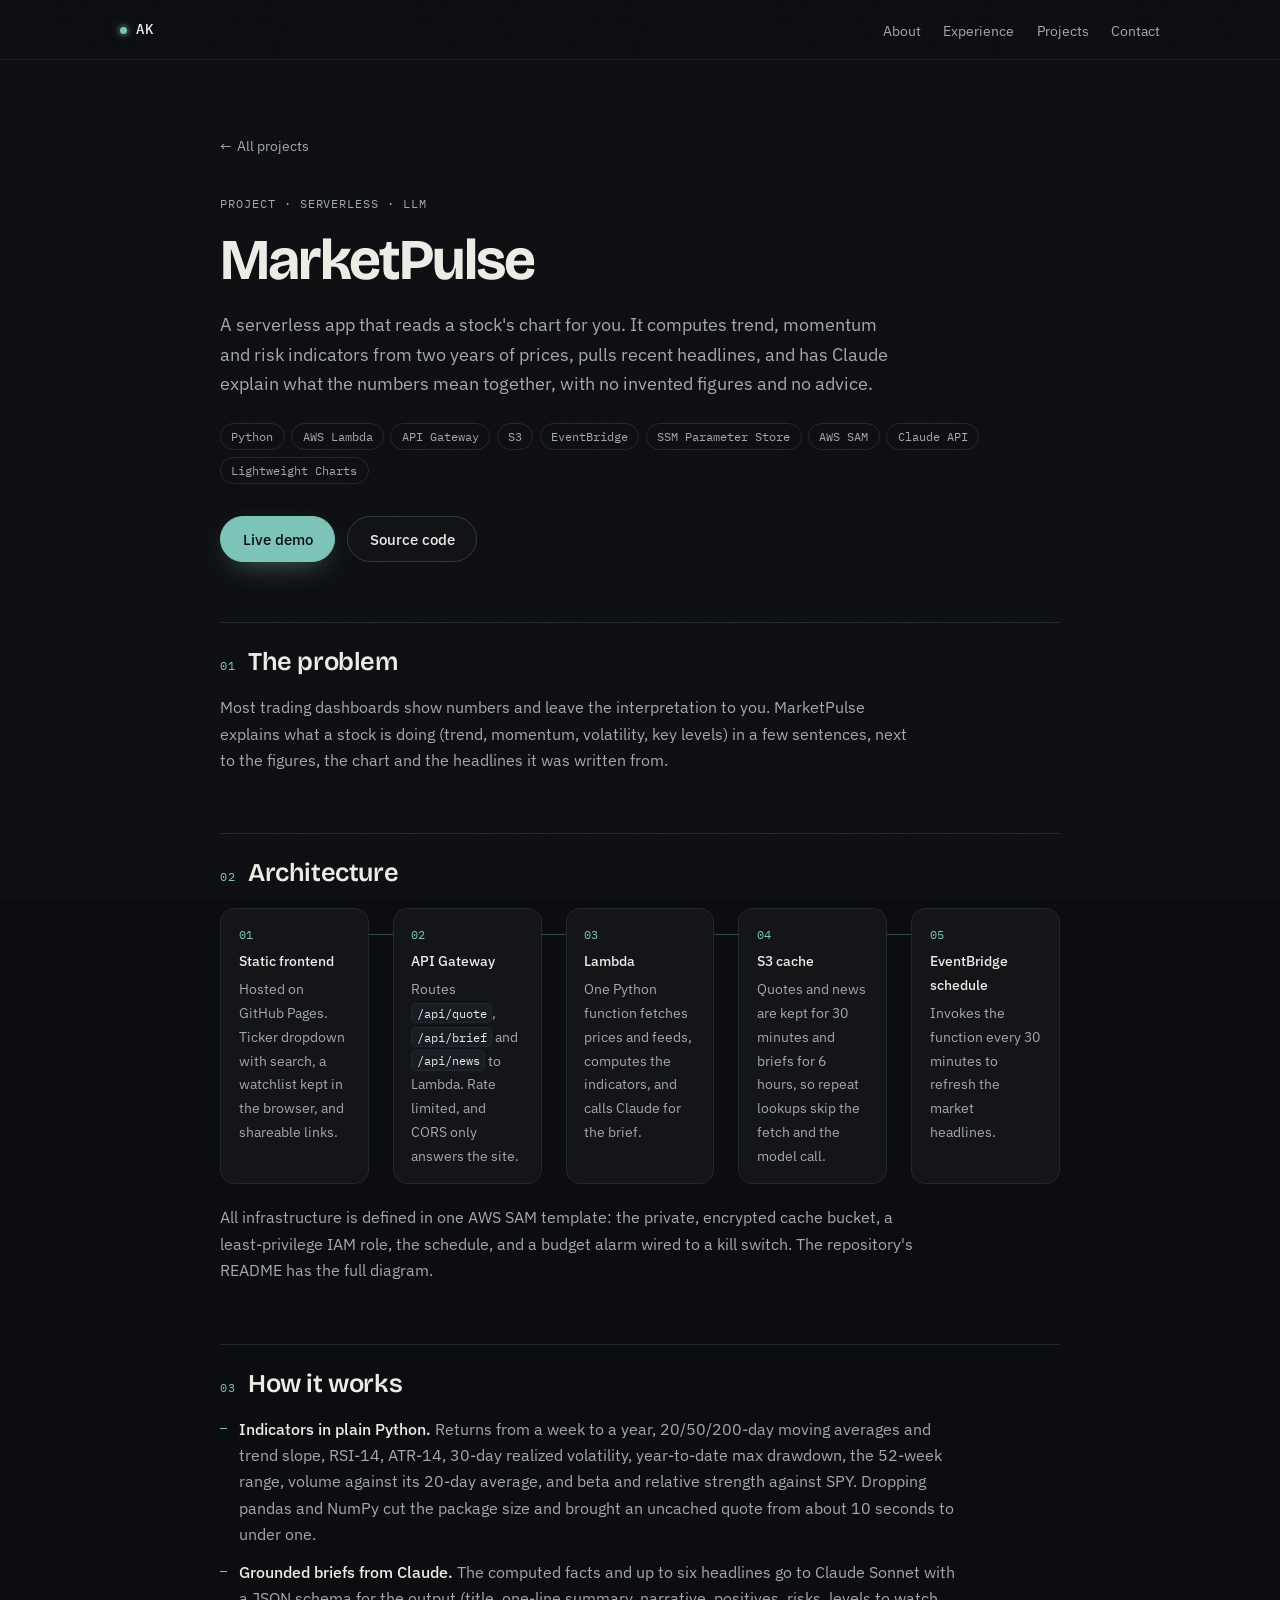
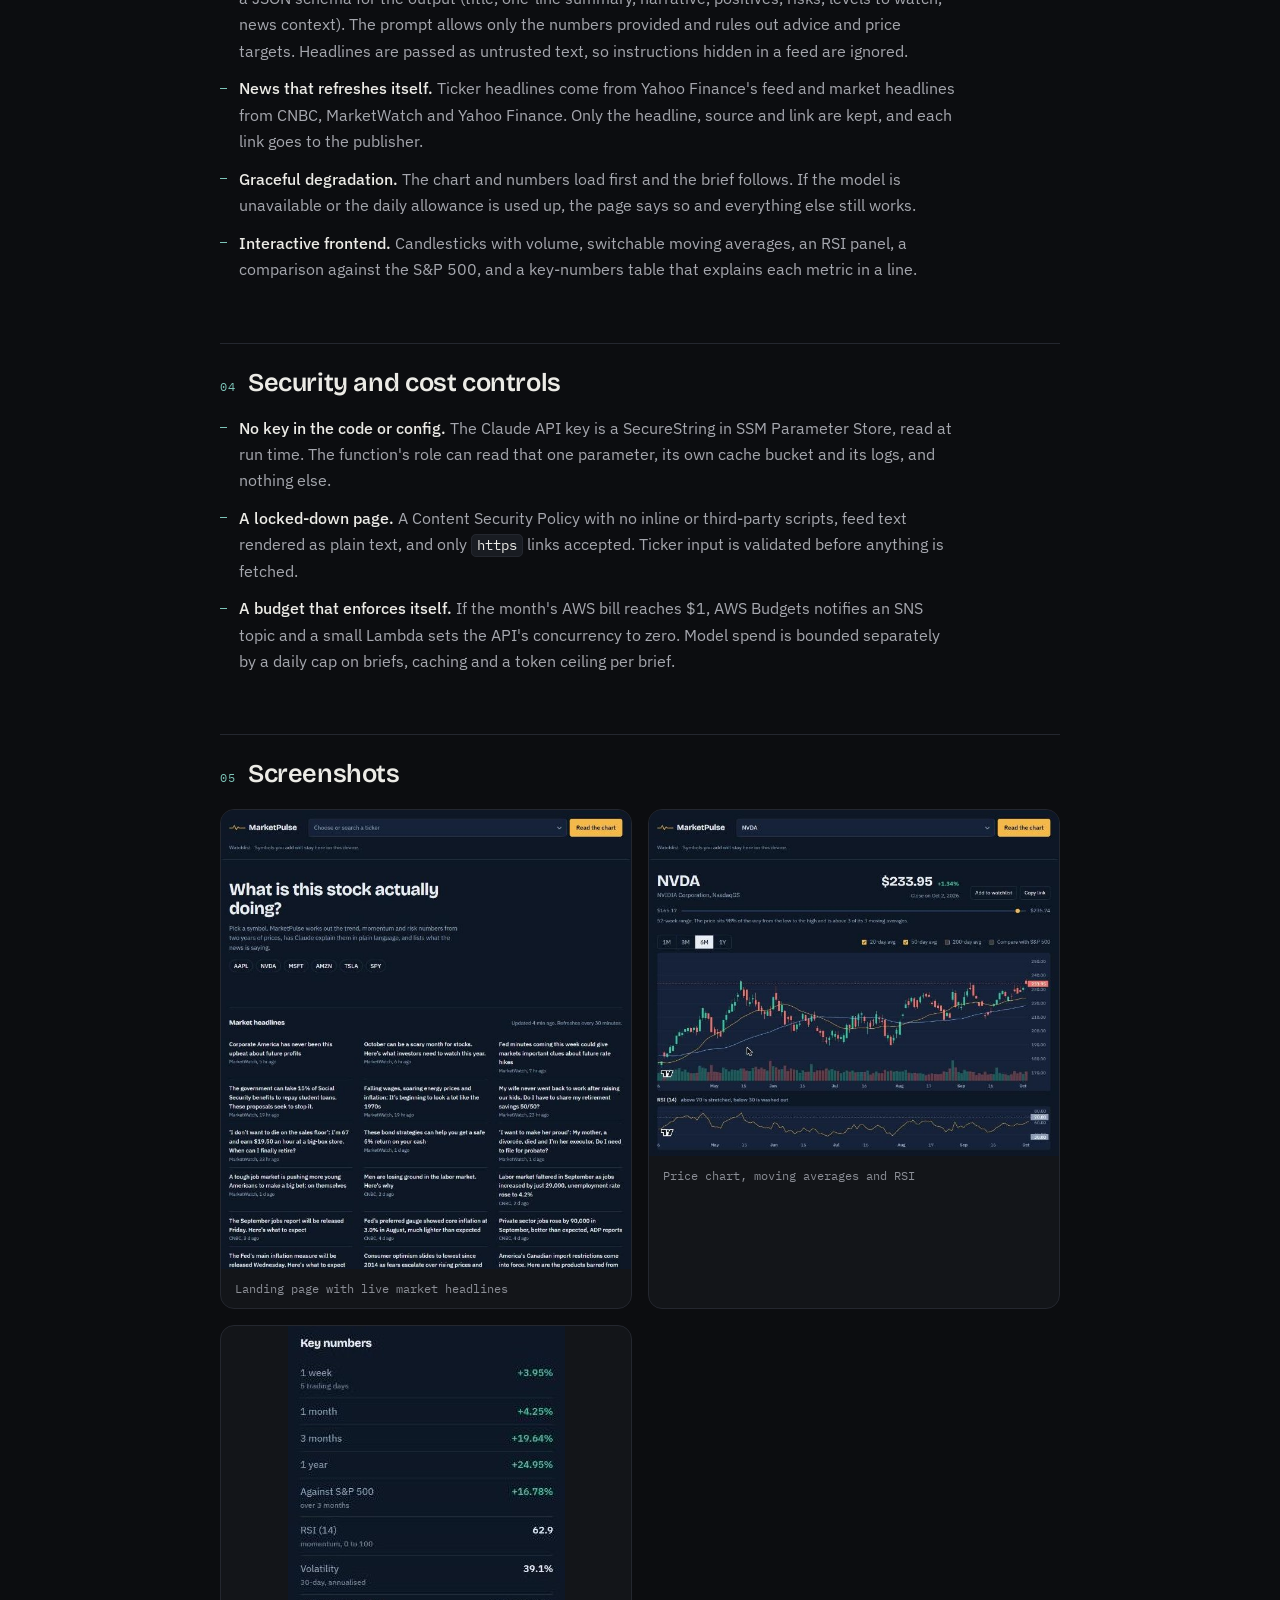
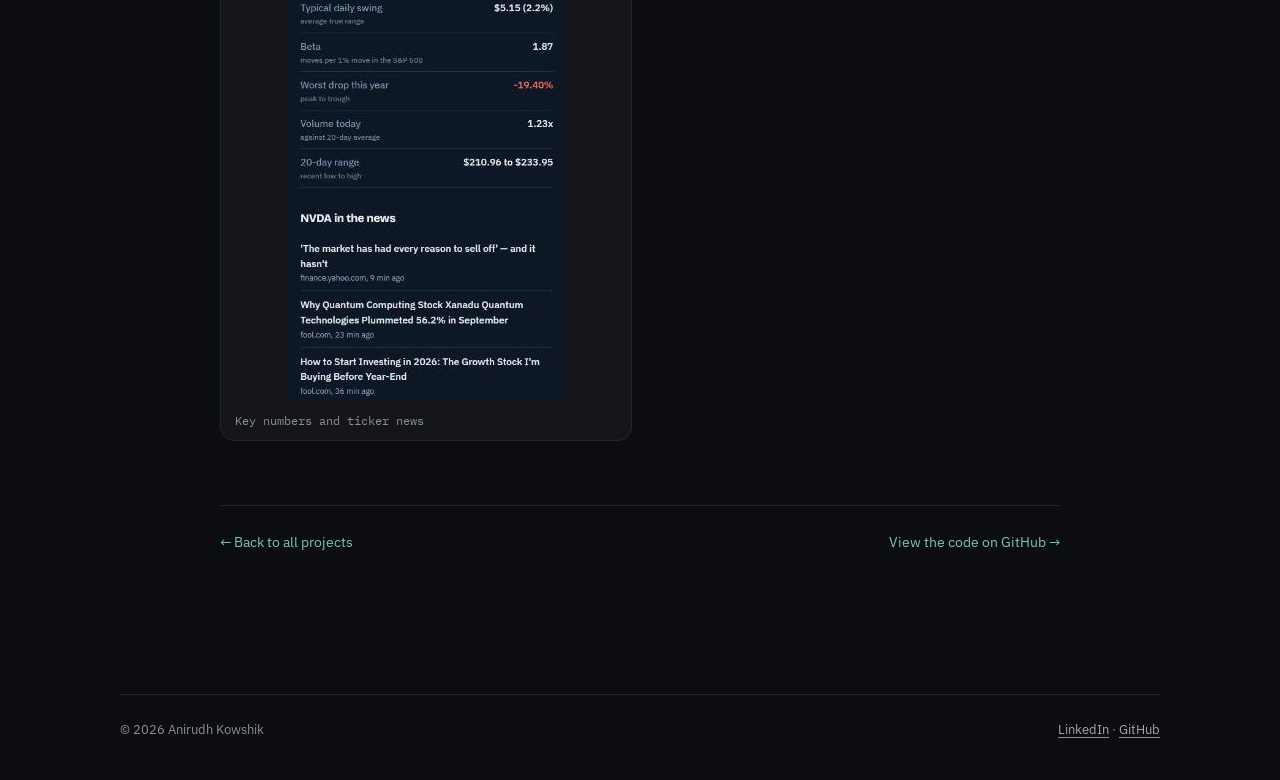
<file: projects/marketpulse.html>
<!doctype html>
<html lang="en">
<head>
  <meta charset="utf-8">
  <meta name="viewport" content="width=device-width, initial-scale=1">
  <title>MarketPulse | Anirudh Kowshik</title>
  <meta name="description" content="MarketPulse: a serverless app that turns stock prices, technical indicators and news headlines into a plain-language brief written by Claude. Python, AWS Lambda, API Gateway, S3, Claude API.">
  <meta name="theme-color" content="#0b0f0e">
  <meta name="color-scheme" content="dark">
  <link rel="canonical" href="https://kowshik-anirudh.github.io/projects/marketpulse.html">
  <link rel="icon" href="../favicon.svg" type="image/svg+xml">
  <meta property="og:type" content="article">
  <meta property="og:url" content="https://kowshik-anirudh.github.io/projects/marketpulse.html">
  <meta property="og:title" content="MarketPulse | Anirudh Kowshik">
  <meta property="og:description" content="MarketPulse: a serverless app that turns stock prices, technical indicators and news headlines into a plain-language brief written by Claude. Python, AWS Lambda, API Gateway, S3, Claude API.">
  <meta property="og:image" content="https://kowshik-anirudh.github.io/images/og.png">
  <meta property="og:image:width" content="1200">
  <meta property="og:image:height" content="630">
  <meta property="og:image:alt" content="Anirudh Kowshik, Systems Validation Engineer, over a teal eye diagram">
  <meta name="twitter:card" content="summary_large_image">
  <link rel="preconnect" href="https://fonts.googleapis.com">
  <link rel="preconnect" href="https://fonts.gstatic.com" crossorigin>
  <link href="https://fonts.googleapis.com/css2?family=Bricolage+Grotesque:opsz,wght@12..96,500..700&family=IBM+Plex+Mono:wght@400;500&family=IBM+Plex+Sans:wght@400;500;600&display=swap" rel="stylesheet">
  <link rel="stylesheet" href="../style.css?v=20261013a">
  <script defer src="../script.js?v=20261013a"></script>
</head>
<body>
  <a class="skip" href="#main">Skip to content</a>

  <header class="nav">
    <div class="wrap nav-inner">
      <a class="brand" href="../" aria-label="Anirudh Kowshik, home"><span class="led" aria-hidden="true"></span>AK</a>
      <nav aria-label="Primary">
        <ul>
          <li><a href="../#about">About</a></li>
          <li><a href="../#experience">Experience</a></li>
          <li><a href="../#projects">Projects</a></li>
          <li><a href="../#contact">Contact</a></li>
        </ul>
      </nav>
    </div>
  </header>

  <main class="project wrap" id="main">
    <a class="back" href="../#projects"><span aria-hidden="true">&larr;</span> All projects</a>
    <p class="kicker">Project &middot; Serverless &middot; LLM</p>
    <h1>MarketPulse</h1>
    <p class="lede">A serverless app that reads a stock's chart for you. It computes trend, momentum and risk indicators from two years of prices, pulls recent headlines, and has Claude explain what the numbers mean together, with no invented figures and no advice.</p>
    <ul class="tags"><li>Python</li><li>AWS Lambda</li><li>API Gateway</li><li>S3</li><li>EventBridge</li><li>SSM Parameter Store</li><li>AWS SAM</li><li>Claude API</li><li>Lightweight Charts</li></ul>
    <div class="cta">
      <a class="btn btn-primary" href="https://kowshik-anirudh.github.io/ai-stock-storyteller/" target="_blank" rel="noopener">Live demo</a>
      <a class="btn" href="https://github.com/kowshik-anirudh/ai-stock-storyteller" target="_blank" rel="noopener">Source code</a>
    </div>

    <h2><span>01</span>The problem</h2>
    <p>Most trading dashboards show numbers and leave the interpretation to you. MarketPulse explains what a stock is doing (trend, momentum, volatility, key levels) in a few sentences, next to the figures, the chart and the headlines it was written from.</p>

    <h2><span>02</span>Architecture</h2>
    <ol class="flow">
      <li><strong>Static frontend</strong>Hosted on GitHub Pages. Ticker dropdown with search, a watchlist kept in the browser, and shareable links.</li>
      <li><strong>API Gateway</strong>Routes <code>/api/quote</code>, <code>/api/brief</code> and <code>/api/news</code> to Lambda. Rate limited, and CORS only answers the site.</li>
      <li><strong>Lambda</strong>One Python function fetches prices and feeds, computes the indicators, and calls Claude for the brief.</li>
      <li><strong>S3 cache</strong>Quotes and news are kept for 30 minutes and briefs for 6 hours, so repeat lookups skip the fetch and the model call.</li>
      <li><strong>EventBridge schedule</strong>Invokes the function every 30 minutes to refresh the market headlines.</li>
    </ol>
    <p>All infrastructure is defined in one AWS SAM template: the private, encrypted cache bucket, a least-privilege IAM role, the schedule, and a budget alarm wired to a kill switch. The repository's README has the full diagram.</p>

    <h2><span>03</span>How it works</h2>
    <ul class="points">
      <li><strong>Indicators in plain Python.</strong> Returns from a week to a year, 20/50/200-day moving averages and trend slope, RSI-14, ATR-14, 30-day realized volatility, year-to-date max drawdown, the 52-week range, volume against its 20-day average, and beta and relative strength against SPY. Dropping pandas and NumPy cut the package size and brought an uncached quote from about 10 seconds to under one.</li>
      <li><strong>Grounded briefs from Claude.</strong> The computed facts and up to six headlines go to Claude Sonnet with a JSON schema for the output (title, one-line summary, narrative, positives, risks, levels to watch, news context). The prompt allows only the numbers provided and rules out advice and price targets. Headlines are passed as untrusted text, so instructions hidden in a feed are ignored.</li>
      <li><strong>News that refreshes itself.</strong> Ticker headlines come from Yahoo Finance's feed and market headlines from CNBC, MarketWatch and Yahoo Finance. Only the headline, source and link are kept, and each link goes to the publisher.</li>
      <li><strong>Graceful degradation.</strong> The chart and numbers load first and the brief follows. If the model is unavailable or the daily allowance is used up, the page says so and everything else still works.</li>
      <li><strong>Interactive frontend.</strong> Candlesticks with volume, switchable moving averages, an RSI panel, a comparison against the S&amp;P 500, and a key-numbers table that explains each metric in a line.</li>
    </ul>

    <h2><span>04</span>Security and cost controls</h2>
    <ul class="points">
      <li><strong>No key in the code or config.</strong> The Claude API key is a SecureString in SSM Parameter Store, read at run time. The function's role can read that one parameter, its own cache bucket and its logs, and nothing else.</li>
      <li><strong>A locked-down page.</strong> A Content Security Policy with no inline or third-party scripts, feed text rendered as plain text, and only <code>https</code> links accepted. Ticker input is validated before anything is fetched.</li>
      <li><strong>A budget that enforces itself.</strong> If the month's AWS bill reaches $1, AWS Budgets notifies an SNS topic and a small Lambda sets the API's concurrency to zero. Model spend is bounded separately by a daily cap on briefs, caching and a token ceiling per brief.</li>
    </ul>

    <h2><span>05</span>Screenshots</h2>
    <div class="shots">
      <figure><img src="../images/projects/marketpulse-landing.jpg?v=2" alt="MarketPulse landing page with the ticker dropdown and market headlines" width="690" height="772" loading="lazy"><figcaption>Landing page with live market headlines</figcaption></figure>
      <figure><img src="../images/projects/marketpulse-chart.jpg?v=2" alt="Candlestick chart for NVDA with moving averages, volume and an RSI panel" width="690" height="582" loading="lazy"><figcaption>Price chart, moving averages and RSI</figcaption></figure>
      <figure><img src="../images/projects/marketpulse-facts.jpg?v=2" alt="Key numbers table and recent NVDA headlines" width="277" height="674" loading="lazy" style="width:auto;max-width:100%;display:block;margin:0 auto"><figcaption>Key numbers and ticker news</figcaption></figure>
    </div>

    <div class="project-nav">
      <a href="../#projects">&larr; Back to all projects</a>
      <a href="https://github.com/kowshik-anirudh/ai-stock-storyteller" target="_blank" rel="noopener">View the code on GitHub &rarr;</a>
    </div>
  </main>
  <footer class="footer wrap">
    <div class="footer-inner">
      <p>&copy; <span id="year">2026</span> Anirudh Kowshik</p>
      <p><a href="https://www.linkedin.com/in/anirudh-kowshik262026" target="_blank" rel="noopener">LinkedIn</a> &middot; <a href="https://github.com/kowshik-anirudh" target="_blank" rel="noopener">GitHub</a></p>
    </div>
  </footer>
</body>
</html>
</file>
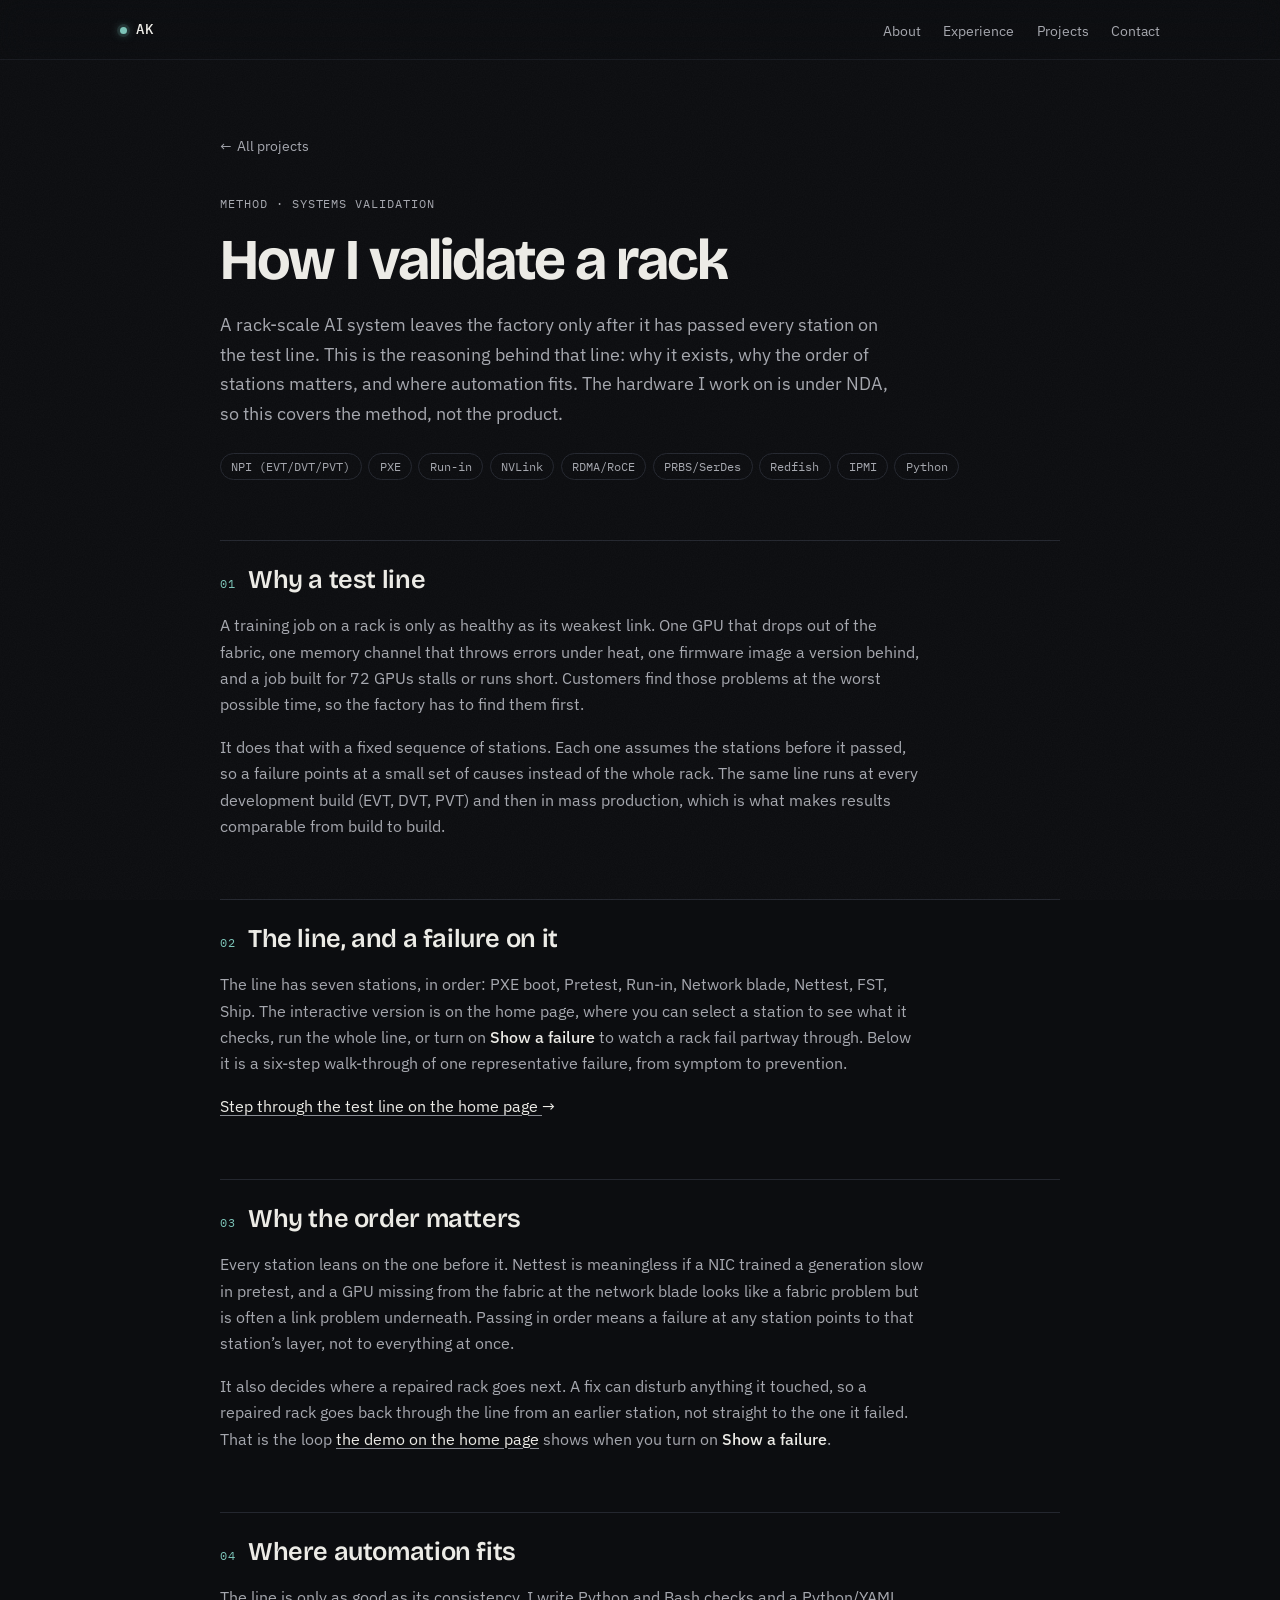
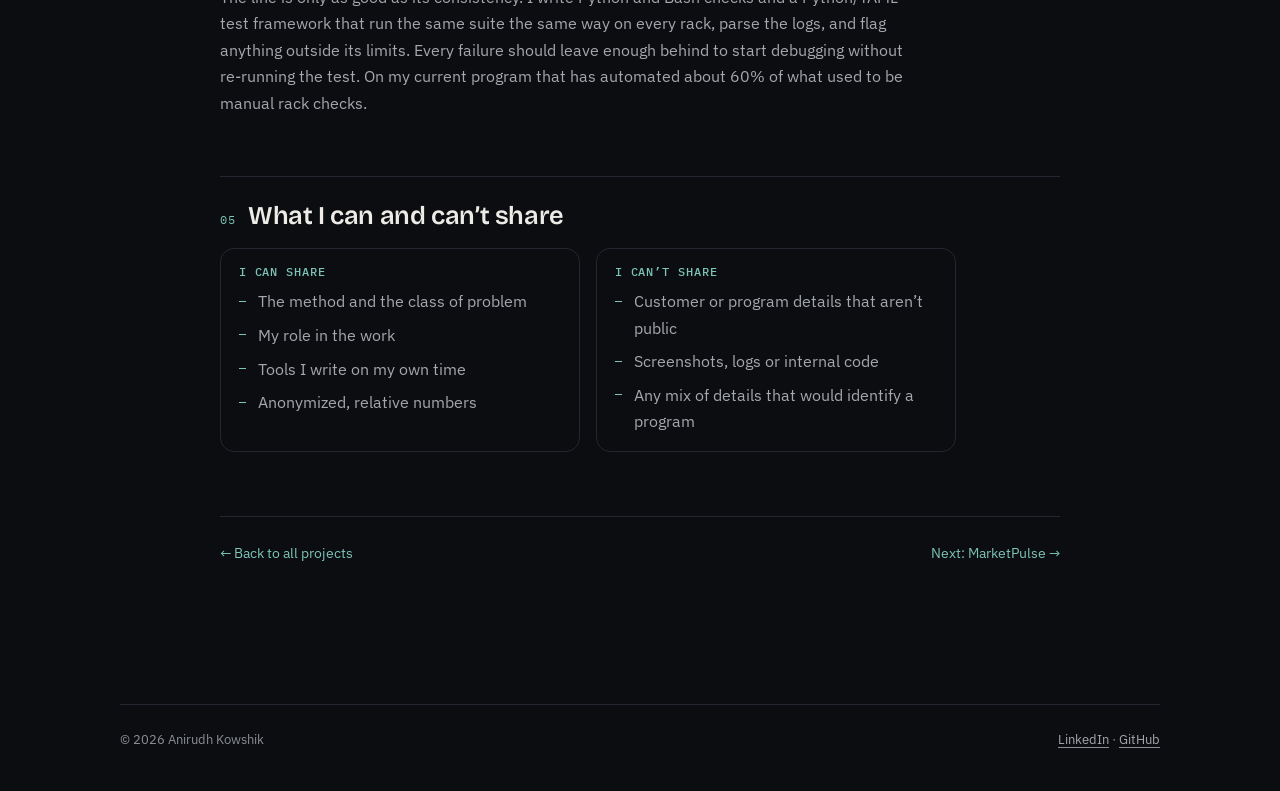
<file: projects/rack-validation-method.html>
<!doctype html>
<html lang="en">
<head>
  <meta charset="utf-8">
  <meta name="viewport" content="width=device-width, initial-scale=1">
  <title>How I validate a rack | Anirudh Kowshik</title>
  <meta name="description" content="How Anirudh Kowshik takes a rack-scale AI system through the factory test line, from PXE boot to final system test: why the line exists, why the order of stations matters, and where automation fits.">
  <meta name="theme-color" content="#0b0f0e">
  <meta name="color-scheme" content="dark">
  <link rel="canonical" href="https://kowshik-anirudh.github.io/projects/rack-validation-method.html">
  <link rel="icon" href="../favicon.svg" type="image/svg+xml">
  <meta property="og:type" content="article">
  <meta property="og:url" content="https://kowshik-anirudh.github.io/projects/rack-validation-method.html">
  <meta property="og:title" content="How I validate a rack | Anirudh Kowshik">
  <meta property="og:description" content="How Anirudh Kowshik takes a rack-scale AI system through the factory test line, from PXE boot to final system test: why the line exists, why the order of stations matters, and where automation fits.">
  <meta property="og:image" content="https://kowshik-anirudh.github.io/images/og.png">
  <meta property="og:image:width" content="1200">
  <meta property="og:image:height" content="630">
  <meta property="og:image:alt" content="Anirudh Kowshik, Systems Validation Engineer, over a teal eye diagram">
  <meta name="twitter:card" content="summary_large_image">
  <link rel="preconnect" href="https://fonts.googleapis.com">
  <link rel="preconnect" href="https://fonts.gstatic.com" crossorigin>
  <link href="https://fonts.googleapis.com/css2?family=Bricolage+Grotesque:opsz,wght@12..96,500..700&family=IBM+Plex+Mono:wght@400;500&family=IBM+Plex+Sans:wght@400;500;600&display=swap" rel="stylesheet">
  <link rel="stylesheet" href="../style.css?v=20261013a">
  <script defer src="../script.js?v=20261013a"></script>
</head>
<body>
  <a class="skip" href="#main">Skip to content</a>

  <header class="nav">
    <div class="wrap nav-inner">
      <a class="brand" href="../" aria-label="Anirudh Kowshik, home"><span class="led" aria-hidden="true"></span>AK</a>
      <nav aria-label="Primary">
        <ul>
          <li><a href="../#about">About</a></li>
          <li><a href="../#experience">Experience</a></li>
          <li><a href="../#projects">Projects</a></li>
          <li><a href="../#contact">Contact</a></li>
        </ul>
      </nav>
    </div>
  </header>

  <main class="project wrap" id="main">
    <a class="back" href="../#projects"><span aria-hidden="true">&larr;</span> All projects</a>
    <p class="kicker">Method &middot; Systems validation</p>
    <h1>How I validate a rack</h1>
    <p class="lede">A rack-scale AI system leaves the factory only after it has passed every station on the test line. This is the reasoning behind that line: why it exists, why the order of stations matters, and where automation fits. The hardware I work on is under NDA, so this covers the method, not the product.</p>
    <ul class="tags"><li>NPI (EVT/DVT/PVT)</li><li>PXE</li><li>Run-in</li><li>NVLink</li><li>RDMA/RoCE</li><li>PRBS/SerDes</li><li>Redfish</li><li>IPMI</li><li>Python</li></ul>

    <h2><span>01</span>Why a test line</h2>
    <p>A training job on a rack is only as healthy as its weakest link. One GPU that drops out of the fabric, one memory channel that throws errors under heat, one firmware image a version behind, and a job built for 72 GPUs stalls or runs short. Customers find those problems at the worst possible time, so the factory has to find them first.</p>
    <p>It does that with a fixed sequence of stations. Each one assumes the stations before it passed, so a failure points at a small set of causes instead of the whole rack. The same line runs at every development build (EVT, DVT, PVT) and then in mass production, which is what makes results comparable from build to build.</p>

    <h2><span>02</span>The line, and a failure on it</h2>
    <p>The line has seven stations, in order: PXE boot, Pretest, Run-in, Network blade, Nettest, FST, Ship. The interactive version is on the home page, where you can select a station to see what it checks, run the whole line, or turn on <strong>Show a failure</strong> to watch a rack fail partway through. Below it is a six-step walk-through of one representative failure, from symptom to prevention.</p>
    <p><a href="../#test-line">Step through the test line on the home page <span class="arrow" aria-hidden="true">&rarr;</span></a></p>

    <h2><span>03</span>Why the order matters</h2>
    <p>Every station leans on the one before it. Nettest is meaningless if a NIC trained a generation slow in pretest, and a GPU missing from the fabric at the network blade looks like a fabric problem but is often a link problem underneath. Passing in order means a failure at any station points to that station&rsquo;s layer, not to everything at once.</p>
    <p>It also decides where a repaired rack goes next. A fix can disturb anything it touched, so a repaired rack goes back through the line from an earlier station, not straight to the one it failed. That is the loop <a href="../#test-line">the demo on the home page</a> shows when you turn on <strong>Show a failure</strong>.</p>

    <h2><span>04</span>Where automation fits</h2>
    <p>The line is only as good as its consistency. I write Python and Bash checks and a Python/YAML test framework that run the same suite the same way on every rack, parse the logs, and flag anything outside its limits. Every failure should leave enough behind to start debugging without re-running the test. On my current program that has automated about 60% of what used to be manual rack checks.</p>

    <h2><span>05</span>What I can and can&rsquo;t share</h2>
    <div class="share">
      <div>
        <h3>I can share</h3>
        <ul class="points">
          <li>The method and the class of problem</li>
          <li>My role in the work</li>
          <li>Tools I write on my own time</li>
          <li>Anonymized, relative numbers</li>
        </ul>
      </div>
      <div>
        <h3>I can&rsquo;t share</h3>
        <ul class="points">
          <li>Customer or program details that aren&rsquo;t public</li>
          <li>Screenshots, logs or internal code</li>
          <li>Any mix of details that would identify a program</li>
        </ul>
      </div>
    </div>

    <div class="project-nav">
      <a href="../#projects">&larr; Back to all projects</a>
      <a href="marketpulse.html">Next: MarketPulse &rarr;</a>
    </div>
  </main>
  <footer class="footer wrap">
    <div class="footer-inner">
      <p>&copy; <span id="year">2026</span> Anirudh Kowshik</p>
      <p><a href="https://www.linkedin.com/in/anirudh-kowshik262026" target="_blank" rel="noopener">LinkedIn</a> &middot; <a href="https://github.com/kowshik-anirudh" target="_blank" rel="noopener">GitHub</a></p>
    </div>
  </footer>
</body>
</html>
</file>
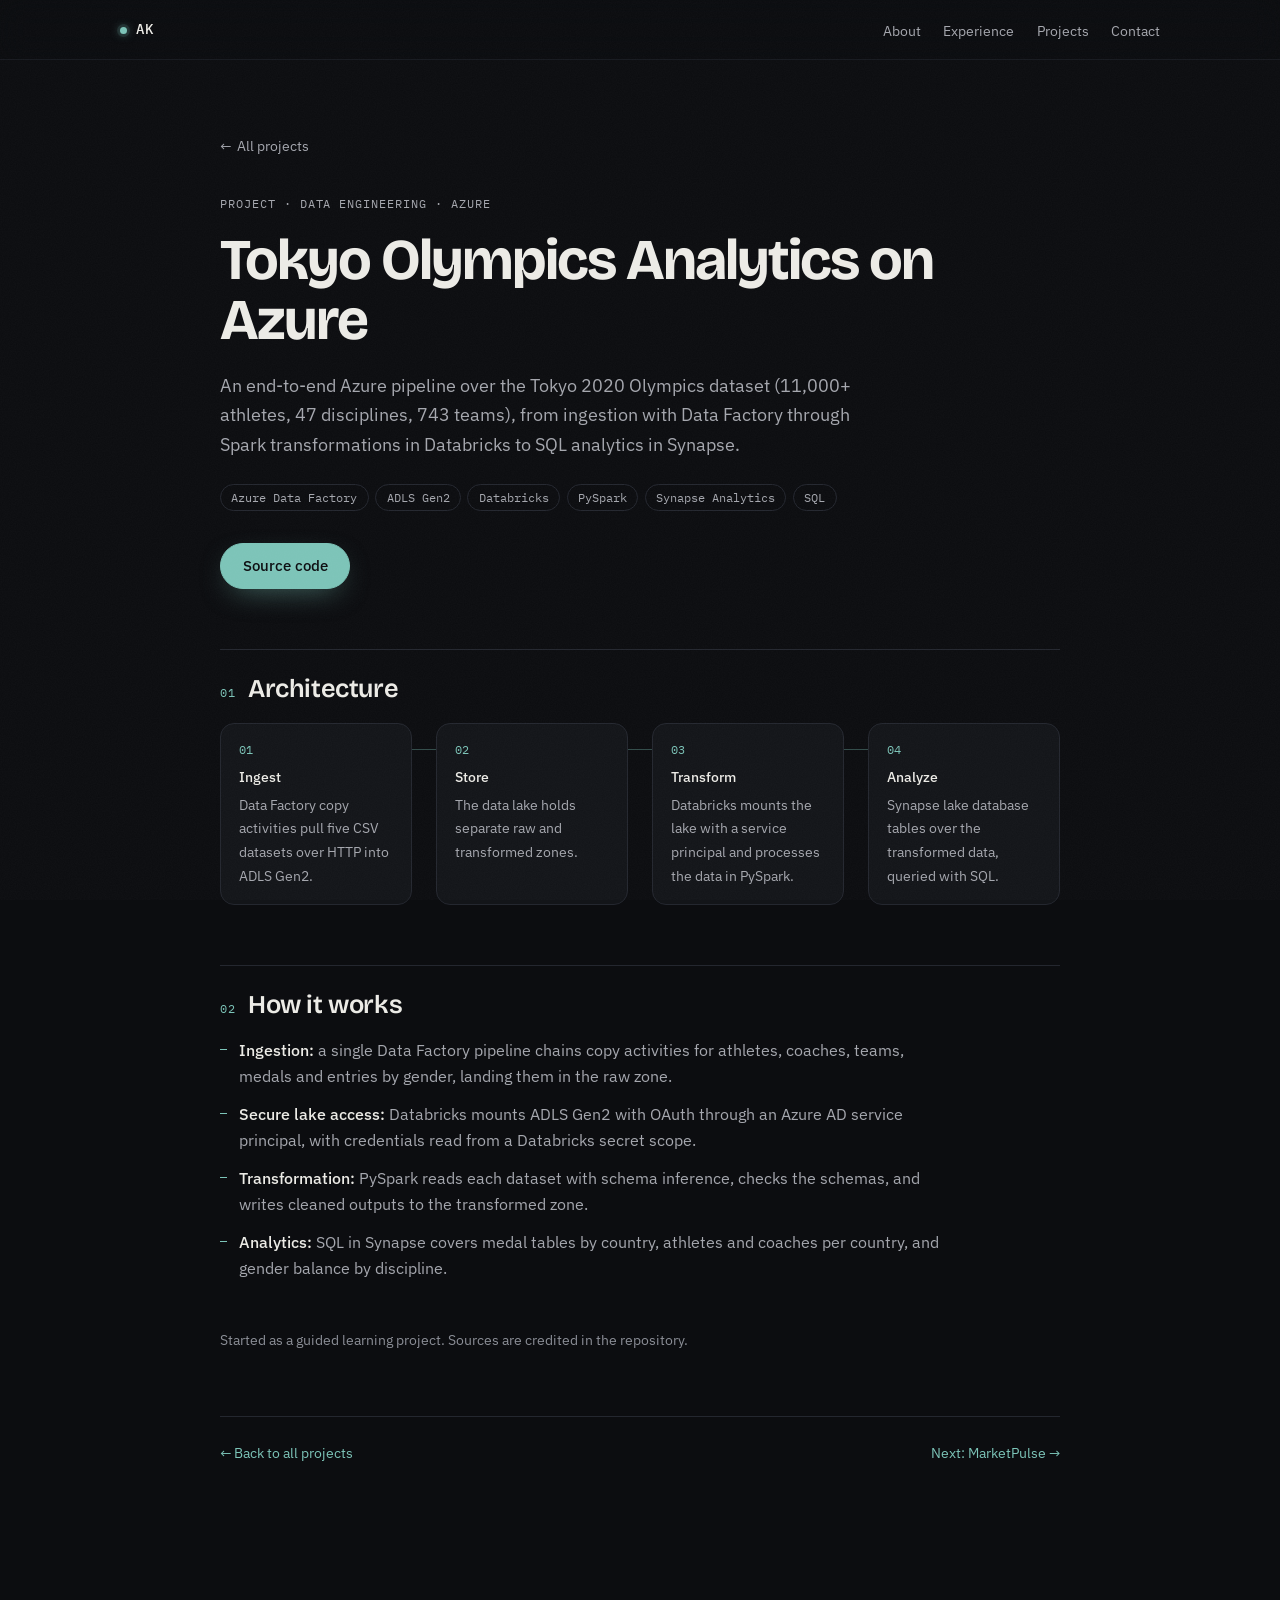
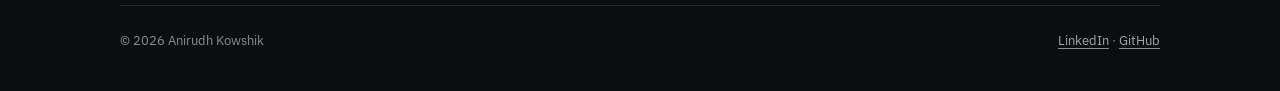
<file: projects/tokyo-olympics-azure.html>
<!doctype html>
<html lang="en">
<head>
  <meta charset="utf-8">
  <meta name="viewport" content="width=device-width, initial-scale=1">
  <title>Tokyo Olympics Analytics on Azure | Anirudh Kowshik</title>
  <meta name="description" content="End-to-end Azure pipeline: Data Factory ingestion, ADLS Gen2, Databricks PySpark and Synapse Analytics.">
  <meta name="theme-color" content="#0b0f0e">
  <meta name="color-scheme" content="dark">
  <link rel="canonical" href="https://kowshik-anirudh.github.io/projects/tokyo-olympics-azure.html">
  <link rel="icon" href="../favicon.svg" type="image/svg+xml">
  <meta property="og:type" content="article">
  <meta property="og:url" content="https://kowshik-anirudh.github.io/projects/tokyo-olympics-azure.html">
  <meta property="og:title" content="Tokyo Olympics Analytics on Azure | Anirudh Kowshik">
  <meta property="og:description" content="End-to-end Azure pipeline: Data Factory ingestion, ADLS Gen2, Databricks PySpark and Synapse Analytics.">
  <meta property="og:image" content="https://kowshik-anirudh.github.io/images/og.png">
  <meta property="og:image:width" content="1200">
  <meta property="og:image:height" content="630">
  <meta property="og:image:alt" content="Anirudh Kowshik, Systems Validation Engineer, over a teal eye diagram">
  <meta name="twitter:card" content="summary_large_image">
  <link rel="preconnect" href="https://fonts.googleapis.com">
  <link rel="preconnect" href="https://fonts.gstatic.com" crossorigin>
  <link href="https://fonts.googleapis.com/css2?family=Bricolage+Grotesque:opsz,wght@12..96,500..700&family=IBM+Plex+Mono:wght@400;500&family=IBM+Plex+Sans:wght@400;500;600&display=swap" rel="stylesheet">
  <link rel="stylesheet" href="../style.css?v=20261013a">
  <script defer src="../script.js?v=20261013a"></script>
</head>
<body>
  <a class="skip" href="#main">Skip to content</a>

  <header class="nav">
    <div class="wrap nav-inner">
      <a class="brand" href="../" aria-label="Anirudh Kowshik, home"><span class="led" aria-hidden="true"></span>AK</a>
      <nav aria-label="Primary">
        <ul>
          <li><a href="../#about">About</a></li>
          <li><a href="../#experience">Experience</a></li>
          <li><a href="../#projects">Projects</a></li>
          <li><a href="../#contact">Contact</a></li>
        </ul>
      </nav>
    </div>
  </header>

  <main class="project wrap" id="main">
    <a class="back" href="../#projects"><span aria-hidden="true">&larr;</span> All projects</a>
    <p class="kicker">Project &middot; Data engineering &middot; Azure</p>
    <h1>Tokyo Olympics Analytics on Azure</h1>
    <p class="lede">An end-to-end Azure pipeline over the Tokyo 2020 Olympics dataset (11,000+ athletes, 47 disciplines, 743 teams), from ingestion with Data Factory through Spark transformations in Databricks to SQL analytics in Synapse.</p>
    <ul class="tags"><li>Azure Data Factory</li><li>ADLS Gen2</li><li>Databricks</li><li>PySpark</li><li>Synapse Analytics</li><li>SQL</li></ul>
    <div class="cta">
      <a class="btn btn-primary" href="https://github.com/kowshik-anirudh/Data-Engineering-Projects/tree/main/tokyo_olympics_de_project-main" target="_blank" rel="noopener">Source code</a>
    </div>

    <h2><span>01</span>Architecture</h2>
    <ol class="flow">
      <li><strong>Ingest</strong>Data Factory copy activities pull five CSV datasets over HTTP into ADLS Gen2.</li>
      <li><strong>Store</strong>The data lake holds separate raw and transformed zones.</li>
      <li><strong>Transform</strong>Databricks mounts the lake with a service principal and processes the data in PySpark.</li>
      <li><strong>Analyze</strong>Synapse lake database tables over the transformed data, queried with SQL.</li>
    </ol>

    <h2><span>02</span>How it works</h2>
    <ul class="points">
      <li><strong>Ingestion:</strong> a single Data Factory pipeline chains copy activities for athletes, coaches, teams, medals and entries by gender, landing them in the raw zone.</li>
      <li><strong>Secure lake access:</strong> Databricks mounts ADLS Gen2 with OAuth through an Azure AD service principal, with credentials read from a Databricks secret scope.</li>
      <li><strong>Transformation:</strong> PySpark reads each dataset with schema inference, checks the schemas, and writes cleaned outputs to the transformed zone.</li>
      <li><strong>Analytics:</strong> SQL in Synapse covers medal tables by country, athletes and coaches per country, and gender balance by discipline.</li>
    </ul>

    <p class="note">Started as a guided learning project. Sources are credited in the repository.</p>
    <div class="project-nav">
      <a href="../#projects">&larr; Back to all projects</a>
      <a href="marketpulse.html">Next: MarketPulse &rarr;</a>
    </div>
  </main>
  <footer class="footer wrap">
    <div class="footer-inner">
      <p>&copy; <span id="year">2026</span> Anirudh Kowshik</p>
      <p><a href="https://www.linkedin.com/in/anirudh-kowshik262026" target="_blank" rel="noopener">LinkedIn</a> &middot; <a href="https://github.com/kowshik-anirudh" target="_blank" rel="noopener">GitHub</a></p>
    </div>
  </footer>
</body>
</html>
</file>
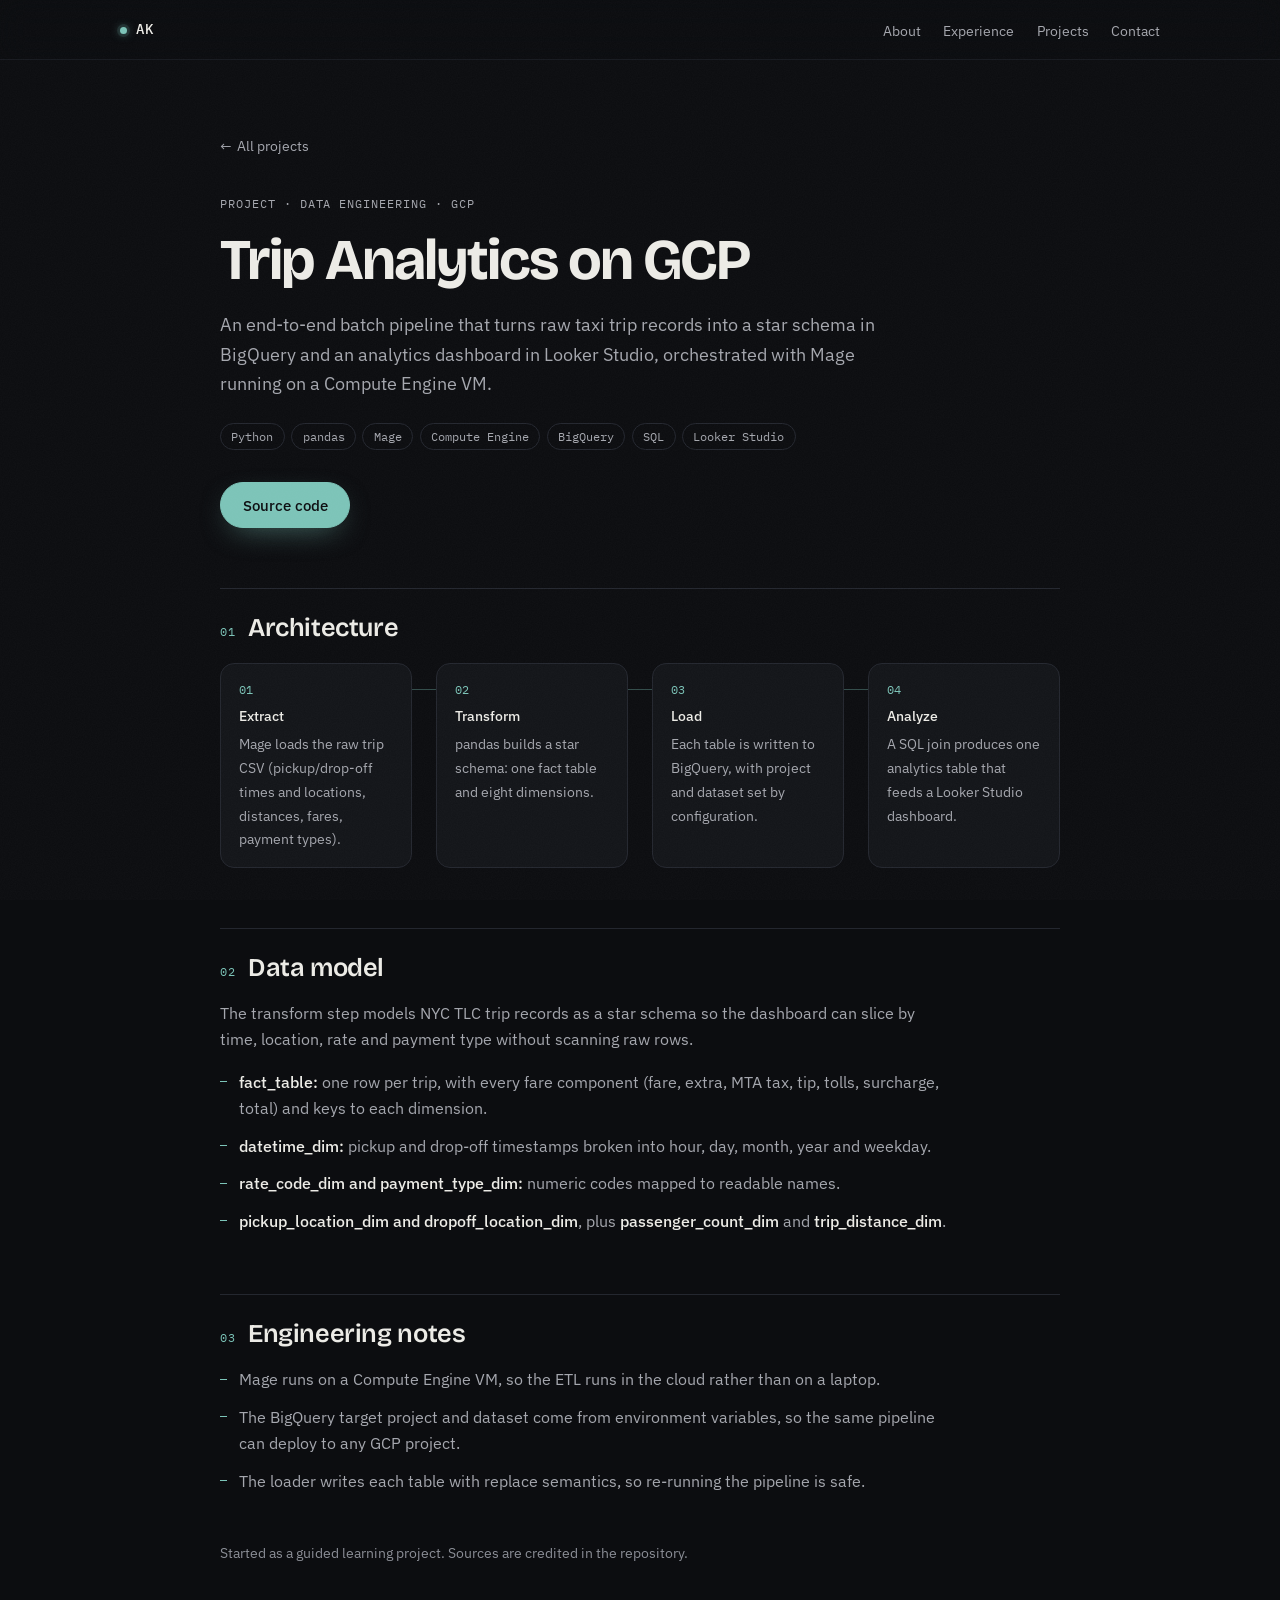
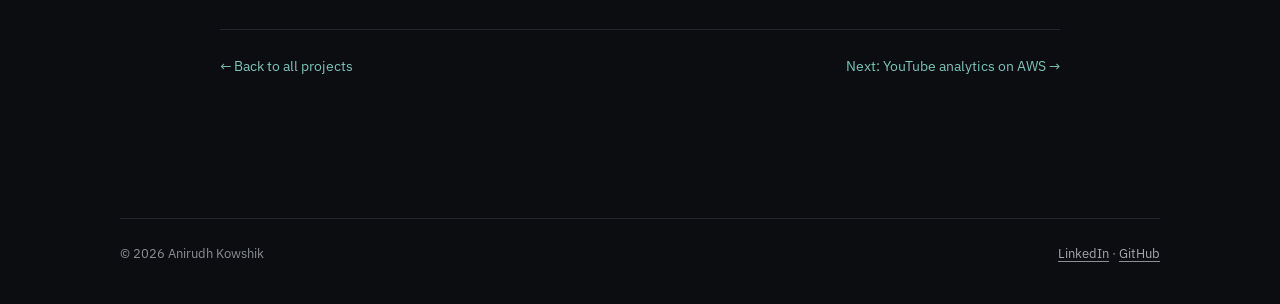
<file: projects/trip-analytics-gcp.html>
<!doctype html>
<html lang="en">
<head>
  <meta charset="utf-8">
  <meta name="viewport" content="width=device-width, initial-scale=1">
  <title>Trip Analytics on GCP | Anirudh Kowshik</title>
  <meta name="description" content="End-to-end batch pipeline on Google Cloud: Mage ETL, a pandas star schema, BigQuery and Looker Studio.">
  <meta name="theme-color" content="#0b0f0e">
  <meta name="color-scheme" content="dark">
  <link rel="canonical" href="https://kowshik-anirudh.github.io/projects/trip-analytics-gcp.html">
  <link rel="icon" href="../favicon.svg" type="image/svg+xml">
  <meta property="og:type" content="article">
  <meta property="og:url" content="https://kowshik-anirudh.github.io/projects/trip-analytics-gcp.html">
  <meta property="og:title" content="Trip Analytics on GCP | Anirudh Kowshik">
  <meta property="og:description" content="End-to-end batch pipeline on Google Cloud: Mage ETL, a pandas star schema, BigQuery and Looker Studio.">
  <meta property="og:image" content="https://kowshik-anirudh.github.io/images/og.png">
  <meta property="og:image:width" content="1200">
  <meta property="og:image:height" content="630">
  <meta property="og:image:alt" content="Anirudh Kowshik, Systems Validation Engineer, over a teal eye diagram">
  <meta name="twitter:card" content="summary_large_image">
  <link rel="preconnect" href="https://fonts.googleapis.com">
  <link rel="preconnect" href="https://fonts.gstatic.com" crossorigin>
  <link href="https://fonts.googleapis.com/css2?family=Bricolage+Grotesque:opsz,wght@12..96,500..700&family=IBM+Plex+Mono:wght@400;500&family=IBM+Plex+Sans:wght@400;500;600&display=swap" rel="stylesheet">
  <link rel="stylesheet" href="../style.css?v=20261013a">
  <script defer src="../script.js?v=20261013a"></script>
</head>
<body>
  <a class="skip" href="#main">Skip to content</a>

  <header class="nav">
    <div class="wrap nav-inner">
      <a class="brand" href="../" aria-label="Anirudh Kowshik, home"><span class="led" aria-hidden="true"></span>AK</a>
      <nav aria-label="Primary">
        <ul>
          <li><a href="../#about">About</a></li>
          <li><a href="../#experience">Experience</a></li>
          <li><a href="../#projects">Projects</a></li>
          <li><a href="../#contact">Contact</a></li>
        </ul>
      </nav>
    </div>
  </header>

  <main class="project wrap" id="main">
    <a class="back" href="../#projects"><span aria-hidden="true">&larr;</span> All projects</a>
    <p class="kicker">Project &middot; Data engineering &middot; GCP</p>
    <h1>Trip Analytics on GCP</h1>
    <p class="lede">An end-to-end batch pipeline that turns raw taxi trip records into a star schema in BigQuery and an analytics dashboard in Looker Studio, orchestrated with Mage running on a Compute Engine VM.</p>
    <ul class="tags"><li>Python</li><li>pandas</li><li>Mage</li><li>Compute Engine</li><li>BigQuery</li><li>SQL</li><li>Looker Studio</li></ul>
    <div class="cta">
      <a class="btn btn-primary" href="https://github.com/kowshik-anirudh/Data-Engineering-Projects/tree/main/Lyft-Analytics-DE-GCP/Lyft-Analytics-Data-Engineering-GCP-Mage-ETL-main" target="_blank" rel="noopener">Source code</a>
    </div>

    <h2><span>01</span>Architecture</h2>
    <ol class="flow">
      <li><strong>Extract</strong>Mage loads the raw trip CSV (pickup/drop-off times and locations, distances, fares, payment types).</li>
      <li><strong>Transform</strong>pandas builds a star schema: one fact table and eight dimensions.</li>
      <li><strong>Load</strong>Each table is written to BigQuery, with project and dataset set by configuration.</li>
      <li><strong>Analyze</strong>A SQL join produces one analytics table that feeds a Looker Studio dashboard.</li>
    </ol>

    <h2><span>02</span>Data model</h2>
    <p>The transform step models NYC TLC trip records as a star schema so the dashboard can slice by time, location, rate and payment type without scanning raw rows.</p>
    <ul class="points">
      <li><strong>fact_table:</strong> one row per trip, with every fare component (fare, extra, MTA tax, tip, tolls, surcharge, total) and keys to each dimension.</li>
      <li><strong>datetime_dim:</strong> pickup and drop-off timestamps broken into hour, day, month, year and weekday.</li>
      <li><strong>rate_code_dim and payment_type_dim:</strong> numeric codes mapped to readable names.</li>
      <li><strong>pickup_location_dim and dropoff_location_dim</strong>, plus <strong>passenger_count_dim</strong> and <strong>trip_distance_dim</strong>.</li>
    </ul>

    <h2><span>03</span>Engineering notes</h2>
    <ul class="points">
      <li>Mage runs on a Compute Engine VM, so the ETL runs in the cloud rather than on a laptop.</li>
      <li>The BigQuery target project and dataset come from environment variables, so the same pipeline can deploy to any GCP project.</li>
      <li>The loader writes each table with replace semantics, so re-running the pipeline is safe.</li>
    </ul>

    <p class="note">Started as a guided learning project. Sources are credited in the repository.</p>
    <div class="project-nav">
      <a href="../#projects">&larr; Back to all projects</a>
      <a href="youtube-analytics-aws.html">Next: YouTube analytics on AWS &rarr;</a>
    </div>
  </main>
  <footer class="footer wrap">
    <div class="footer-inner">
      <p>&copy; <span id="year">2026</span> Anirudh Kowshik</p>
      <p><a href="https://www.linkedin.com/in/anirudh-kowshik262026" target="_blank" rel="noopener">LinkedIn</a> &middot; <a href="https://github.com/kowshik-anirudh" target="_blank" rel="noopener">GitHub</a></p>
    </div>
  </footer>
</body>
</html>
</file>
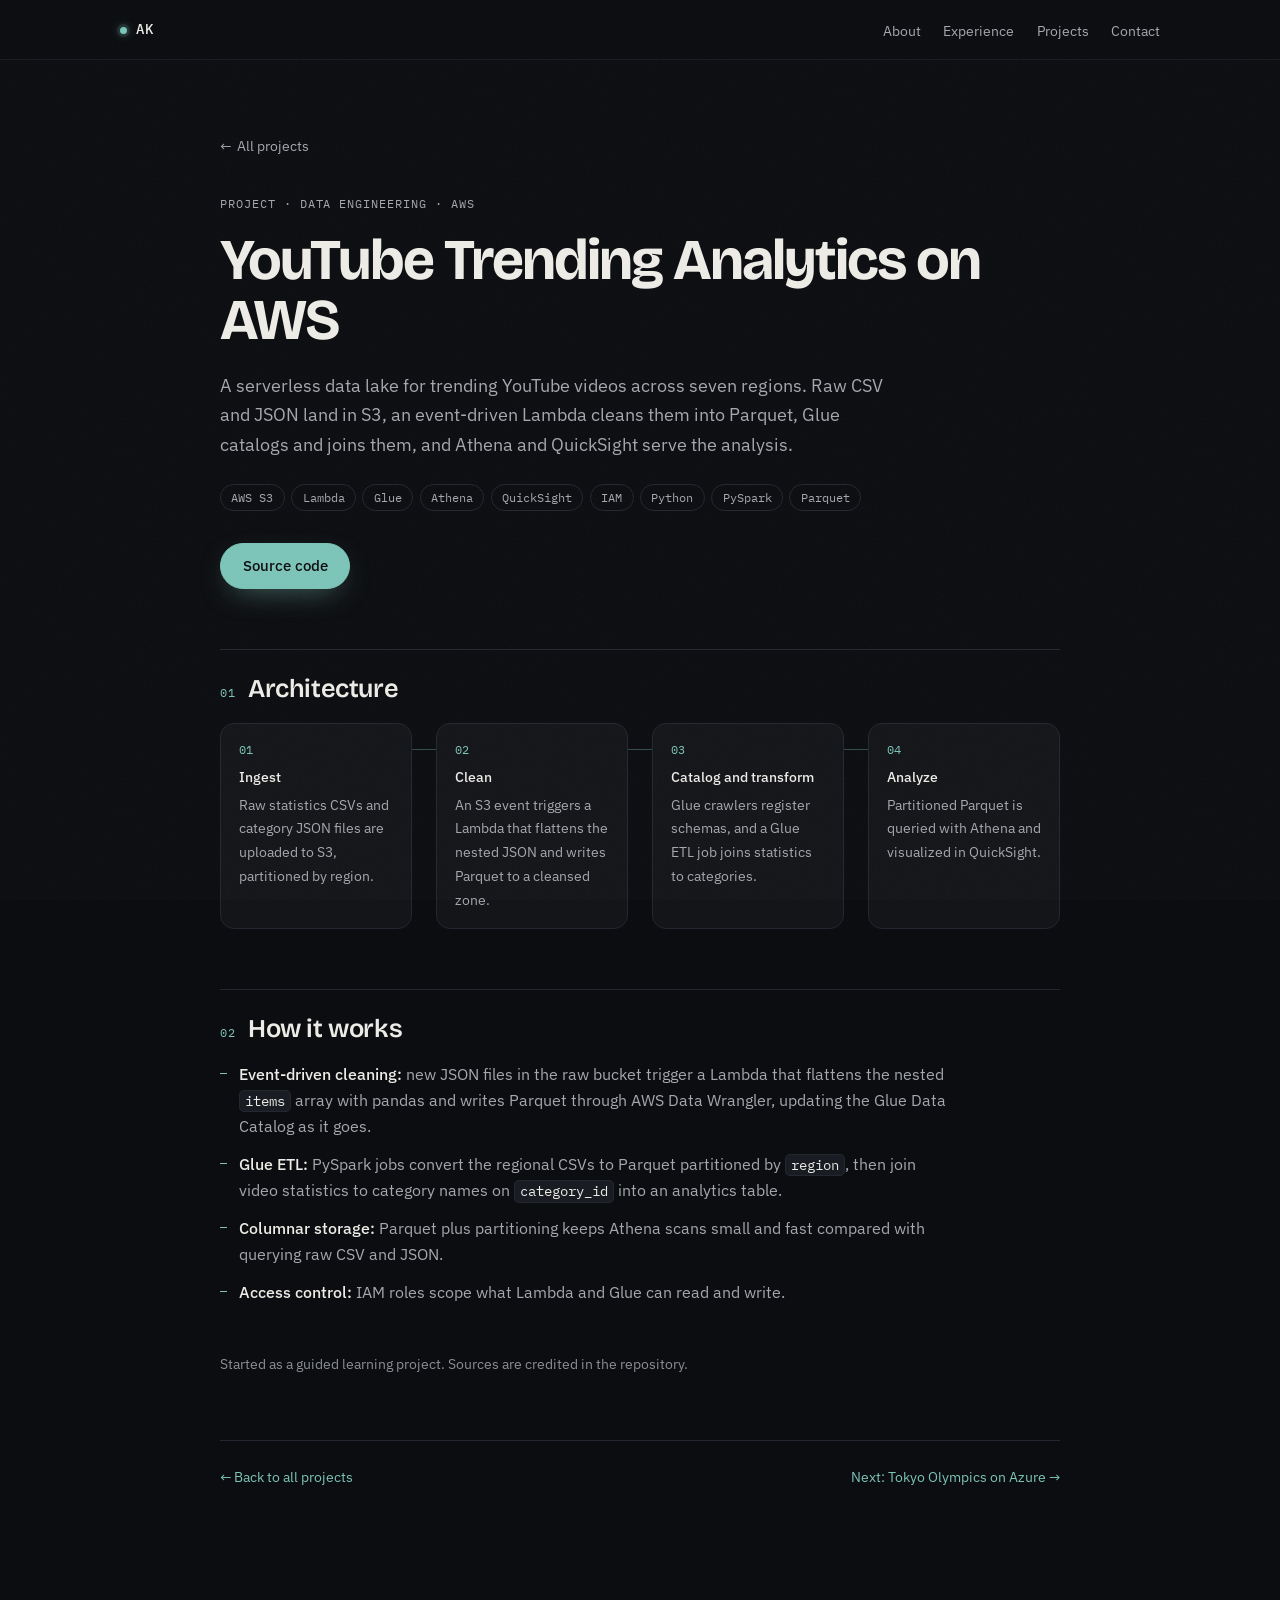
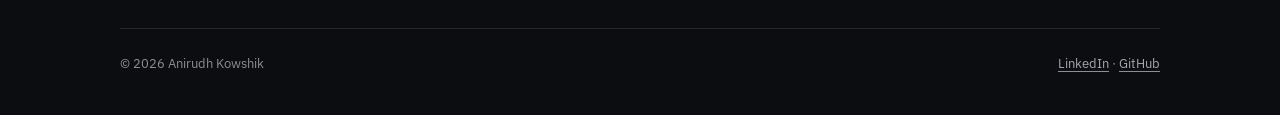
<file: projects/youtube-analytics-aws.html>
<!doctype html>
<html lang="en">
<head>
  <meta charset="utf-8">
  <meta name="viewport" content="width=device-width, initial-scale=1">
  <title>YouTube Trending Analytics on AWS | Anirudh Kowshik</title>
  <meta name="description" content="Serverless data lake on AWS: S3, event-driven Lambda, Glue crawlers and ETL, Athena and QuickSight.">
  <meta name="theme-color" content="#0b0f0e">
  <meta name="color-scheme" content="dark">
  <link rel="canonical" href="https://kowshik-anirudh.github.io/projects/youtube-analytics-aws.html">
  <link rel="icon" href="../favicon.svg" type="image/svg+xml">
  <meta property="og:type" content="article">
  <meta property="og:url" content="https://kowshik-anirudh.github.io/projects/youtube-analytics-aws.html">
  <meta property="og:title" content="YouTube Trending Analytics on AWS | Anirudh Kowshik">
  <meta property="og:description" content="Serverless data lake on AWS: S3, event-driven Lambda, Glue crawlers and ETL, Athena and QuickSight.">
  <meta property="og:image" content="https://kowshik-anirudh.github.io/images/og.png">
  <meta property="og:image:width" content="1200">
  <meta property="og:image:height" content="630">
  <meta property="og:image:alt" content="Anirudh Kowshik, Systems Validation Engineer, over a teal eye diagram">
  <meta name="twitter:card" content="summary_large_image">
  <link rel="preconnect" href="https://fonts.googleapis.com">
  <link rel="preconnect" href="https://fonts.gstatic.com" crossorigin>
  <link href="https://fonts.googleapis.com/css2?family=Bricolage+Grotesque:opsz,wght@12..96,500..700&family=IBM+Plex+Mono:wght@400;500&family=IBM+Plex+Sans:wght@400;500;600&display=swap" rel="stylesheet">
  <link rel="stylesheet" href="../style.css?v=20261013a">
  <script defer src="../script.js?v=20261013a"></script>
</head>
<body>
  <a class="skip" href="#main">Skip to content</a>

  <header class="nav">
    <div class="wrap nav-inner">
      <a class="brand" href="../" aria-label="Anirudh Kowshik, home"><span class="led" aria-hidden="true"></span>AK</a>
      <nav aria-label="Primary">
        <ul>
          <li><a href="../#about">About</a></li>
          <li><a href="../#experience">Experience</a></li>
          <li><a href="../#projects">Projects</a></li>
          <li><a href="../#contact">Contact</a></li>
        </ul>
      </nav>
    </div>
  </header>

  <main class="project wrap" id="main">
    <a class="back" href="../#projects"><span aria-hidden="true">&larr;</span> All projects</a>
    <p class="kicker">Project &middot; Data engineering &middot; AWS</p>
    <h1>YouTube Trending Analytics on AWS</h1>
    <p class="lede">A serverless data lake for trending YouTube videos across seven regions. Raw CSV and JSON land in S3, an event-driven Lambda cleans them into Parquet, Glue catalogs and joins them, and Athena and QuickSight serve the analysis.</p>
    <ul class="tags"><li>AWS S3</li><li>Lambda</li><li>Glue</li><li>Athena</li><li>QuickSight</li><li>IAM</li><li>Python</li><li>PySpark</li><li>Parquet</li></ul>
    <div class="cta">
      <a class="btn btn-primary" href="https://github.com/kowshik-anirudh/Data-Engineering-Projects/tree/main/Youtube-video-data-analytics-using-AWS-main" target="_blank" rel="noopener">Source code</a>
    </div>

    <h2><span>01</span>Architecture</h2>
    <ol class="flow">
      <li><strong>Ingest</strong>Raw statistics CSVs and category JSON files are uploaded to S3, partitioned by region.</li>
      <li><strong>Clean</strong>An S3 event triggers a Lambda that flattens the nested JSON and writes Parquet to a cleansed zone.</li>
      <li><strong>Catalog and transform</strong>Glue crawlers register schemas, and a Glue ETL job joins statistics to categories.</li>
      <li><strong>Analyze</strong>Partitioned Parquet is queried with Athena and visualized in QuickSight.</li>
    </ol>

    <h2><span>02</span>How it works</h2>
    <ul class="points">
      <li><strong>Event-driven cleaning:</strong> new JSON files in the raw bucket trigger a Lambda that flattens the nested <code>items</code> array with pandas and writes Parquet through AWS Data Wrangler, updating the Glue Data Catalog as it goes.</li>
      <li><strong>Glue ETL:</strong> PySpark jobs convert the regional CSVs to Parquet partitioned by <code>region</code>, then join video statistics to category names on <code>category_id</code> into an analytics table.</li>
      <li><strong>Columnar storage:</strong> Parquet plus partitioning keeps Athena scans small and fast compared with querying raw CSV and JSON.</li>
      <li><strong>Access control:</strong> IAM roles scope what Lambda and Glue can read and write.</li>
    </ul>

    <p class="note">Started as a guided learning project. Sources are credited in the repository.</p>
    <div class="project-nav">
      <a href="../#projects">&larr; Back to all projects</a>
      <a href="tokyo-olympics-azure.html">Next: Tokyo Olympics on Azure &rarr;</a>
    </div>
  </main>
  <footer class="footer wrap">
    <div class="footer-inner">
      <p>&copy; <span id="year">2026</span> Anirudh Kowshik</p>
      <p><a href="https://www.linkedin.com/in/anirudh-kowshik262026" target="_blank" rel="noopener">LinkedIn</a> &middot; <a href="https://github.com/kowshik-anirudh" target="_blank" rel="noopener">GitHub</a></p>
    </div>
  </footer>
</body>
</html>
</file>
<file: style.css>
/* =========================================================
   Anirudh Kowshik: personal site
   Plain CSS, no build step. Mobile-first.
   ========================================================= */

/* ---------- Tokens ---------- */
:root {
  --bg: #0c0d10;
  --bg-elev: #131519;
  --bg-elev-2: #191c22;
  --line: #24272f;
  --line-strong: #343842;
  --text: #ecebe6;
  --muted: #a5a7ae;       /* ~8:1 on --bg */
  --faint: #8b8e96;       /* ~5.9:1 on --bg, still AA for small text */
  --accent: #7cc4b8;      /* restrained teal */
  --accent-strong: #9ad6cc;
  --accent-soft: rgba(124, 196, 184, 0.12);
  --accent-line: rgba(124, 196, 184, 0.35);

  --font: "IBM Plex Sans", system-ui, -apple-system, "Segoe UI", Roboto, sans-serif;
  --display: "Bricolage Grotesque", "IBM Plex Sans", system-ui, -apple-system, "Segoe UI", sans-serif;
  --mono: "IBM Plex Mono", ui-monospace, SFMono-Regular, Menlo, Consolas, monospace;
  --todo: #f2b84b;        /* owner placeholders only */
  --fail: #ef8a7d;        /* a failed station on the test line */
  --fail-soft: rgba(239, 138, 125, 0.12);
  --fail-line: rgba(239, 138, 125, 0.45);
  --warn: #e2b36b;        /* a rack in repair, a station waiting for its retest */
  --panel: #08090b;       /* the test line's equipment panel */

  /* type scale (1.25 minor third-ish, fluid at the top end) */
  --fs-xs: .75rem;
  --fs-sm: .875rem;
  --fs-base: 1rem;
  --fs-md: 1.125rem;
  --fs-lg: clamp(1.3rem, 1.1rem + .9vw, 1.6rem);
  --fs-xl: clamp(1.6rem, 1.2rem + 1.8vw, 2.3rem);
  --fs-hero: clamp(2.6rem, 1.6rem + 5vw, 5rem);

  --radius: 14px;
  --radius-lg: 20px;
  --ease: cubic-bezier(0.22, 1, 0.36, 1);
  --maxw: 1120px;
  --gutter: clamp(1.25rem, 4vw, 2.5rem);
  --nav-h: 60px;
}

/* ---------- Base ---------- */
*, *::before, *::after { box-sizing: border-box; }
html { scroll-behavior: smooth; scroll-padding-top: calc(var(--nav-h) + 16px); -webkit-text-size-adjust: 100%; }
body {
  margin: 0;
  background: var(--bg);
  color: var(--text);
  font-family: var(--font);
  font-size: var(--fs-base);
  line-height: 1.65;
  -webkit-font-smoothing: antialiased;
  text-rendering: optimizeLegibility;
  overflow-x: hidden;
}
img { max-width: 100%; display: block; }
a { color: var(--text); text-decoration-color: var(--faint); text-underline-offset: 3px; transition: color .2s var(--ease), text-decoration-color .2s var(--ease); }
a:hover { color: var(--accent); text-decoration-color: var(--accent); }
:focus-visible { outline: 2px solid var(--accent); outline-offset: 3px; border-radius: 6px; }
h1, h2, h3 { line-height: 1.15; margin: 0; font-weight: 600; letter-spacing: -0.015em; }
h1, .hero-line, .sec-line, .contact-line, .feature h3, .card h3, .project h2 { font-family: var(--display); }
p { margin: 0 0 1em; }
ul, ol { margin: 0; padding: 0; list-style: none; }
::selection { background: var(--accent); color: var(--bg); }
.mono { font-family: var(--mono); }
.accent { color: var(--accent); }
.sr-only { position: absolute; width: 1px; height: 1px; overflow: hidden; clip: rect(0 0 0 0); white-space: nowrap; }

.wrap { width: 100%; max-width: var(--maxw); margin: 0 auto; padding: 0 var(--gutter); }
.skip { position: absolute; left: -999px; top: 0; background: var(--accent); color: var(--bg); padding: .5rem 1rem; z-index: 100; border-radius: 8px; }
.skip:focus { left: 1rem; top: 1rem; }

/* ---------- Nav ---------- */
.nav { position: sticky; top: 0; z-index: 50; }
/* Named on the inner row, not .nav: a view-transition-name makes an element a
   backdrop root, which would switch off the blur on .nav::before. */
.nav-inner { view-transition-name: site-nav; }
/* The glass sits on its own layer so its opacity can follow the scroll */
.nav::before {
  content: ""; position: absolute; inset: 0; z-index: -1; pointer-events: none;
  background: rgba(12, 13, 16, 0.86);
  backdrop-filter: saturate(140%) blur(14px);
  -webkit-backdrop-filter: saturate(140%) blur(14px);
  border-bottom: 1px solid var(--line);
  opacity: .55; transition: opacity .35s var(--ease);
}
.nav.scrolled::before { opacity: 1; }
.nav-inner { display: flex; align-items: center; justify-content: space-between; height: var(--nav-h); gap: 1rem; }
.brand { display: inline-flex; align-items: center; gap: .55rem; font-family: var(--mono); font-weight: 500; font-size: var(--fs-sm); text-decoration: none; letter-spacing: .06em; flex-shrink: 0; }
.nav nav { min-width: 0; position: relative; }
.nav ul { display: flex; gap: 1.4rem; overflow-x: auto; scrollbar-width: none; padding: .5rem 0; }
.nav ul::-webkit-scrollbar { display: none; }
.nav li a { position: relative; font-size: var(--fs-sm); color: var(--muted); text-decoration: none; white-space: nowrap; padding: .25rem 0; }
.nav li a::after { content: ""; position: absolute; left: 0; right: 0; bottom: -2px; height: 1px; background: var(--accent); transform: scaleX(0); transform-origin: left; transition: transform .35s var(--ease); }
.nav li a:hover, .nav li a.active { color: var(--text); }
.nav li a.active::after, .nav li a:hover::after { transform: scaleX(1); }
@media (max-width: 720px) {
  .nav ul { gap: 1.1rem; padding-right: 1.5rem; }
  /* hint that the link row scrolls on small screens */
  .nav nav { -webkit-mask-image: linear-gradient(90deg, #000 85%, transparent); mask-image: linear-gradient(90deg, #000 85%, transparent); }
}

/* "link up" LED */
.led { width: 7px; height: 7px; border-radius: 50%; background: var(--accent); box-shadow: 0 0 0 3px var(--accent-soft), 0 0 10px rgba(124,196,184,.6); flex-shrink: 0; animation: pulse 3.2s ease-in-out infinite; }
@keyframes pulse { 0%, 100% { opacity: 1; } 50% { opacity: .45; } }

/* ---------- Hero ---------- */
.hero { position: relative; isolation: isolate; padding: clamp(1.5rem, 5vh, 3.5rem) 0 clamp(3rem, 7vh, 4.5rem); }
.hero-grid { display: grid; gap: 2.75rem; align-items: center; }
.hero .wrap { max-width: 1240px; }
/* The photo is sized by the viewport height as well as its width, so the
   whole portrait (4:5, never cropped) fits on a laptop's first screen. */
.hero { --photo-w: min(calc(100vw - 2 * var(--gutter)), 480px); }
@media (min-width: 960px) {
  .hero { --photo-w: min(40vw, 500px, calc((100svh - var(--nav-h) - 13rem) * .8)); }
  .hero-grid { grid-template-columns: minmax(0, 1fr) var(--photo-w); gap: clamp(3rem, 6vw, 5.5rem); }
}

/* Role, employer, location */
.status { display: flex; flex-direction: column; gap: .15rem; font-family: var(--mono); font-size: var(--fs-xs); letter-spacing: .06em; text-transform: uppercase; color: var(--muted); margin: 0 0 1.25rem; line-height: 1.5; }
.status > span:first-child { color: var(--text); }
.status .sep { color: var(--faint); margin: 0 .2rem; }

/* The portrait: the whole 800x1000 photo, never cropped at rest */
.hero-visual { width: var(--photo-w); justify-self: start; }
.hero-frame { position: relative; }
@media (min-width: 960px) { .hero-visual { justify-self: end; } }
.hero-photo {
  position: relative; margin: 0; aspect-ratio: 4 / 5; overflow: hidden; border-radius: var(--radius-lg);
  background: linear-gradient(180deg, #2a3442 0%, #3a3438 55%, #1d1b1e 100%);
  box-shadow: 0 0 0 1px rgba(236,235,230,.08), 0 40px 90px -50px rgba(124,196,184,.55), 0 20px 50px -30px rgba(0,0,0,.9);
  animation: rise 1s var(--ease) .05s backwards;
}
.hero-photo img { width: 100%; height: 100%; object-fit: contain; transform-origin: 50% 40%; }

/* The scope: a canvas eye diagram over a static SVG fallback, so it is never empty.
   It sits under the buttons as a small instrument, with its caption beside it. */
.hero-scope { display: flex; align-items: center; gap: 1.25rem; margin-top: 1.5rem; }
.scope {
  position: relative; flex: none; margin: 0; width: clamp(190px, 14vw, 200px);
  padding: .45rem .45rem .35rem; border-radius: calc(var(--radius) + 2px);
  background: rgba(12, 13, 16, .86); border: 1px solid var(--line-strong);
  -webkit-backdrop-filter: blur(10px); backdrop-filter: blur(10px);
  box-shadow: 0 24px 50px -20px rgba(0,0,0,.85), 0 0 0 1px rgba(0,0,0,.4);
  animation: rise 1s var(--ease) .2s backwards;
}
.scope-screen {
  position: relative; aspect-ratio: 16 / 10; border-radius: var(--radius); overflow: hidden;
  border: 1px solid var(--line-strong);
  background:
    url("images/eye-fallback.svg") center / 100% 100% no-repeat,
    linear-gradient(rgba(236,235,230,.085) 1px, transparent 1px) 0 0 / 12.5% 12.5%,
    linear-gradient(90deg, rgba(236,235,230,.085) 1px, transparent 1px) 0 0 / 12.5% 12.5%,
    radial-gradient(120% 90% at 50% 40%, #0f1716 0%, #070909 70%);
  box-shadow: inset 0 0 0 1px rgba(255,255,255,.02), inset 0 0 60px rgba(0,0,0,.6), 0 30px 80px -45px rgba(124,196,184,.45);
}
.scope-screen::after { /* center crosshair, like scope graticule */
  content: ""; position: absolute; inset: 0; pointer-events: none;
  background:
    linear-gradient(rgba(236,235,230,.17), rgba(236,235,230,.17)) 50% 0 / 1px 100% no-repeat,
    linear-gradient(rgba(236,235,230,.17), rgba(236,235,230,.17)) 0 50% / 100% 1px no-repeat;
}
.scope-canvas { position: absolute; inset: 0; width: 100%; height: 100%; display: block; }
/* Once the canvas is drawing, hide the static fallback traces (grid stays) */
.scope.live .scope-screen {
  background:
    linear-gradient(rgba(236,235,230,.085) 1px, transparent 1px) 0 0 / 12.5% 12.5%,
    linear-gradient(90deg, rgba(236,235,230,.085) 1px, transparent 1px) 0 0 / 12.5% 12.5%,
    radial-gradient(120% 90% at 50% 40%, #0f1716 0%, #070909 70%);
}
.scope-readout { display: flex; flex-wrap: wrap; justify-content: space-between; gap: 0 .75rem; padding: .4rem .2rem 0; font-family: var(--mono); font-size: .66rem; line-height: 1.5; color: var(--muted); letter-spacing: .03em; }
.scope-meas b { color: var(--accent); font-weight: 500; font-variant-numeric: tabular-nums; }
.scope-note { margin: 0; font-size: .8rem; line-height: 1.5; color: var(--faint); max-width: 30ch; }
.scope-note .hint { color: var(--muted); }

/* Owner placeholders: impossible to mistake for real content */
.todo {
  display: inline; font-family: var(--mono); font-size: .78em; font-weight: 500; letter-spacing: 0; text-transform: none;
  color: var(--todo); background: rgba(242,184,75,.08);
  outline: 1px dashed var(--todo); outline-offset: 1px; border-radius: 4px; padding: 0 .3em;
  white-space: normal; -webkit-box-decoration-break: clone; box-decoration-break: clone;
}
.btn .todo { font-size: .68rem; }
.btn-primary .todo { color: #3a2a00; background: #f6d48e; }
.hero h1 { font-size: var(--fs-hero); font-weight: 700; letter-spacing: -0.04em; line-height: 1; }
.hero-line { font-size: var(--fs-xl); font-weight: 500; letter-spacing: -0.02em; line-height: 1.2; margin: 1.25rem 0 1.5rem; max-width: 32ch; text-wrap: balance; }
.hero-line em { font-style: normal; color: var(--accent); }
.pitch { color: var(--muted); max-width: 40rem; font-size: var(--fs-md); }
.pitch strong { color: var(--text); font-weight: 500; }
.hero-text > * { animation: rise .9s var(--ease) both; }
.hero-text > *:nth-child(2) { animation-delay: .05s; }
.hero-text > *:nth-child(3) { animation-delay: .1s; }
.hero-text > *:nth-child(4) { animation-delay: .15s; }
.hero-text > *:nth-child(5) { animation-delay: .2s; }
/* transform only: text is painted (and counts for LCP) from the first frame */
@keyframes rise { from { transform: translateY(10px); } to { transform: none; } }

.cta { display: flex; flex-wrap: wrap; gap: .75rem; margin-top: 2rem; }
.btn {
  display: inline-flex; align-items: center; justify-content: center; gap: .5rem;
  min-height: 46px; padding: 0 1.35rem;
  border: 1px solid var(--line-strong); border-radius: 999px;
  font-size: .95rem; font-weight: 500; text-decoration: none; color: var(--text);
  background: rgba(19, 21, 25, .7);
  transition: transform .25s var(--ease), border-color .25s var(--ease), background .25s var(--ease), color .25s var(--ease);
}
.btn svg { width: 16px; height: 16px; flex-shrink: 0; }
.btn:hover { transform: translateY(-2px); border-color: var(--accent); color: var(--text); }
.btn-primary { background: var(--accent); border-color: var(--accent); color: #0c0d10; }
.btn-primary:hover { background: var(--accent-strong); border-color: var(--accent-strong); color: #0c0d10; }
.btn-ghost { border-color: transparent; background: transparent; color: var(--muted); padding: 0 .75rem; }
.btn-ghost:hover { border-color: transparent; color: var(--accent); }

/* ---------- Hero teaser: a small preview of the test line ----------
   A link to #test-line. Seven stations light up in order and the fourth
   (Network blade) fails; what happens next is in the section below. The
   resting state, which is also the reduced-motion state, is the failed frame.
   Only opacity and transform animate, and nothing changes size. */
.teaser {
  display: flex; align-items: center; gap: .6rem 1.1rem; width: fit-content; max-width: 100%;
  margin-top: 1.5rem; padding: .65rem 1rem; border: 1px solid var(--accent-line); border-radius: var(--radius);
  background: linear-gradient(90deg, rgba(124, 196, 184, .09), rgba(19, 21, 25, .6) 60%); color: var(--text); text-decoration: none;
  box-shadow: 0 16px 40px -28px rgba(124, 196, 184, .7);
  transition: border-color .25s var(--ease), background-color .25s var(--ease), box-shadow .25s var(--ease);
}
.teaser:hover { color: var(--text); border-color: var(--accent); box-shadow: 0 16px 44px -22px rgba(124, 196, 184, .9); }
.teaser:hover .arrow { transform: translateY(3px); }
.teaser-strip { position: relative; flex: none; display: flex; align-items: center; justify-content: space-between; width: 9.5rem; height: 20px; }
.teaser-strip::before { content: ""; position: absolute; left: 5px; right: 5px; top: 50%; height: 1px; margin-top: -.5px; background: var(--line-strong); }
.teaser-strip i { position: relative; width: 10px; height: 10px; border-radius: 50%; background: var(--bg); box-shadow: inset 0 0 0 1.5px var(--line-strong); }
.teaser-strip i::after { content: ""; position: absolute; inset: 0; border-radius: 50%; background: var(--accent); opacity: 0; animation-play-state: var(--play, running); }
.teaser-strip i:nth-child(-n+4)::after { opacity: 1; }
.teaser-strip i:nth-child(4)::after { background: var(--fail); box-shadow: 0 0 0 4px rgba(239, 138, 125, .18); }
/* the rack at the station under test: its box spans first dot centre to last */
.teaser-at { position: absolute; left: 5px; right: 5px; top: 0; bottom: 0; opacity: 0; transform: translateX(50%); pointer-events: none; animation-play-state: var(--play, running); }
.teaser-at::before {
  content: ""; position: absolute; left: -7px; top: 0; width: 14px; height: 20px; border-radius: 3.5px; border: 1.5px solid var(--accent);
  background: repeating-linear-gradient(180deg, transparent 0 2px, rgba(124, 196, 184, .75) 2px 4px) 50% 3px / 7px 12px no-repeat, var(--bg-elev-2);
  box-shadow: 0 0 10px rgba(124, 196, 184, .45);
}
.teaser-text { display: grid; gap: .1rem; min-width: 0; line-height: 1.35; }
.teaser-cue { font-size: 1rem; font-weight: 600; }
.teaser-cue .arrow { display: inline-block; margin-left: .15rem; color: var(--accent); animation-play-state: var(--play, running); }
.teaser-note { font-family: var(--mono); font-size: .7rem; letter-spacing: .02em; color: var(--fail); }
@media (prefers-reduced-motion: no-preference) {
  .teaser-strip i:nth-child(1)::after { animation-name: teaser-1; }
  .teaser-strip i:nth-child(2)::after { animation-name: teaser-2; }
  .teaser-strip i:nth-child(3)::after { animation-name: teaser-3; }
  .teaser-strip i:nth-child(4)::after { animation-name: teaser-4; }
  .teaser-at { animation-name: teaser-at; }
  .teaser-cue .arrow { animation-name: teaser-nudge; animation-duration: 2.4s; animation-timing-function: var(--ease); animation-iteration-count: infinite; }
  .teaser-strip i::after, .teaser-at { animation-duration: 12s; animation-timing-function: var(--ease); animation-iteration-count: infinite; }
}
/* 12 s loop: three passes, the failure, a long hold, a short reset */
@keyframes teaser-1 { 0%, 6% { opacity: 0; } 9%, 93% { opacity: 1; } 97%, 100% { opacity: 0; } }
@keyframes teaser-2 { 0%, 20% { opacity: 0; } 23%, 93% { opacity: 1; } 97%, 100% { opacity: 0; } }
@keyframes teaser-3 { 0%, 34% { opacity: 0; } 37%, 93% { opacity: 1; } 97%, 100% { opacity: 0; } }
@keyframes teaser-4 { 0%, 48% { opacity: 0; } 51%, 93% { opacity: 1; } 97%, 100% { opacity: 0; } }
@keyframes teaser-at {
  0% { opacity: 0; transform: translateX(0); }
  3%, 10% { opacity: 1; transform: translateX(0); }
  15%, 24% { opacity: 1; transform: translateX(16.667%); }
  29%, 38% { opacity: 1; transform: translateX(33.333%); }
  43%, 49% { opacity: 1; transform: translateX(50%); }
  52%, 100% { opacity: 0; transform: translateX(50%); }
}
@keyframes teaser-nudge { 0%, 55%, 100% { transform: none; } 75% { transform: translateY(4px); } }
/* paused while the hero is off screen, its text has faded out, or the tab is hidden (script.js) */
.hero.paused .teaser, .hero.text-out .teaser, .tab-hidden .teaser { --play: paused; }


/* Quick facts strip */
.facts { display: grid; grid-template-columns: 1fr; border-top: 1px solid var(--line); border-bottom: 1px solid var(--line); }
@media (min-width: 560px) { .facts { grid-template-columns: 1fr 1fr; } }
@media (min-width: 980px) { .facts { grid-template-columns: repeat(4, 1fr); } }
.facts div { padding: 1.1rem 0; border-top: 1px solid var(--line); }
.facts div:first-child { border-top: 0; }
@media (min-width: 560px) {
  .facts div { padding: 1.25rem 1.25rem 1.25rem 0; }
  .facts div:nth-child(-n+2) { border-top: 0; }
  .facts div:nth-child(even) { padding-left: 1.25rem; border-left: 1px solid var(--line); }
}
@media (min-width: 980px) {
  .facts div { border-top: 0; padding: 1.4rem 1.25rem; border-left: 1px solid var(--line); }
  .facts div:first-child { border-left: 0; padding-left: 0; }
}
.facts dt { font-family: var(--mono); font-size: var(--fs-xs); text-transform: uppercase; letter-spacing: .08em; color: var(--faint); margin-bottom: .3rem; }
.facts dd { margin: 0; font-size: .95rem; color: var(--text); line-height: 1.45; }

/* ---------- Sections: label column + content column ---------- */
.section { padding-top: clamp(4.5rem, 12vh, 7.5rem); }
.section-grid { display: grid; gap: 1.25rem; }
.section-grid > * { min-width: 0; } /* wide children (the test line's rail) scroll inside the column */
@media (min-width: 900px) {
  .section-grid { grid-template-columns: 190px minmax(0, 1fr); gap: 3.5rem; }
  .sec-head { position: sticky; top: calc(var(--nav-h) + 2rem); align-self: start; }
}
.sec-head { display: flex; align-items: baseline; gap: .75rem; }
@media (min-width: 900px) { .sec-head { flex-direction: column; gap: .4rem; } }
.sec-head h2 { font-size: var(--fs-sm); font-family: var(--mono); font-weight: 500; text-transform: uppercase; letter-spacing: .1em; color: var(--muted); }
.sec-line { font-size: var(--fs-lg); font-weight: 500; letter-spacing: -0.015em; line-height: 1.3; color: var(--text); margin-bottom: 2rem; max-width: 34ch; text-wrap: balance; }
.sec-line em { font-style: normal; color: var(--accent); }
.sub { font-family: var(--mono); font-size: var(--fs-xs); text-transform: uppercase; letter-spacing: .1em; color: var(--faint); font-weight: 500; margin: 3.5rem 0 1.25rem; }

/* ---------- About ---------- */
.about-grid { display: grid; gap: 2.5rem; }
@media (min-width: 1040px) { .about-grid { grid-template-columns: minmax(0, 1fr) 330px; gap: 3rem; } }
.prose p { color: var(--muted); max-width: 40rem; }
.prose p strong { color: var(--text); font-weight: 500; }

/* The stack: rack-unit style list of layers he has worked across */
.stack { border: 1px solid var(--line); border-radius: var(--radius); background: linear-gradient(180deg, var(--bg-elev) 0%, rgba(19,21,25,.4) 100%); padding: .5rem; align-self: start; }
.stack-title { display: flex; justify-content: space-between; font-family: var(--mono); font-size: var(--fs-xs); color: var(--faint); letter-spacing: .06em; text-transform: uppercase; padding: .55rem .7rem .7rem; margin: 0; }
.stack ol { display: grid; gap: 4px; }
.stack li {
  display: grid; grid-template-columns: 2.2rem 1fr auto; align-items: center; gap: .6rem;
  padding: .6rem .7rem; border-radius: 8px; border: 1px solid var(--line);
  background: var(--bg); font-size: var(--fs-sm);
  transition: border-color .3s var(--ease), background .3s var(--ease), transform .3s var(--ease);
}
.stack li:hover { border-color: var(--accent-line); background: var(--bg-elev-2); transform: translateX(3px); }
.stack .u { font-family: var(--mono); font-size: .7rem; color: var(--faint); }
.stack .layer { display: block; color: var(--text); font-weight: 500; line-height: 1.3; }
.stack .what { display: block; color: var(--faint); font-size: .78rem; line-height: 1.35; }
.stack .where { position: relative; font-family: var(--mono); font-size: .68rem; color: var(--muted); display: inline-flex; align-items: center; gap: .4rem; white-space: nowrap; }
.stack .where::before { content: ""; width: 6px; height: 6px; border-radius: 50%; background: var(--line-strong); }
.stack .where::after { content: ""; position: absolute; left: 0; top: 50%; width: 6px; height: 6px; margin-top: -3px; border-radius: 50%; background: var(--accent); box-shadow: 0 0 8px rgba(124,196,184,.8); opacity: 0; transition: opacity .3s var(--ease); }
.stack li.now .where::after, .stack li:hover .where::after { opacity: 1; }
.stack-caption { font-size: .78rem; color: var(--faint); padding: .7rem .7rem .35rem; margin: 0; }

/* ---------- Experience timeline ---------- */
.timeline { position: relative; display: grid; gap: 0; }
.role { position: relative; display: grid; gap: .5rem 2rem; padding: 1.75rem 0; border-top: 1px solid var(--line); }
.role:last-child { border-bottom: 1px solid var(--line); }
@media (min-width: 720px) { .role { grid-template-columns: 170px minmax(0, 1fr); } }
.role-meta { display: flex; flex-direction: column; gap: .2rem; }
.role-when { font-family: var(--mono); font-size: var(--fs-xs); color: var(--faint); letter-spacing: .04em; }
.role-org { font-weight: 600; font-size: var(--fs-md); }
.role-where { font-size: .8rem; color: var(--faint); }
.role h3 { font-size: var(--fs-base); font-weight: 500; color: var(--muted); }
.role-head { display: flex; align-items: baseline; justify-content: space-between; gap: .5rem 1.5rem; flex-wrap: wrap; margin-bottom: .6rem; }
.impact { display: inline-flex; align-items: baseline; gap: .5rem; font-family: var(--mono); font-size: var(--fs-xs); color: var(--accent); border: 1px solid var(--accent-line); background: var(--accent-soft); border-radius: 999px; padding: .2rem .7rem; white-space: nowrap; }
.impact b { font-weight: 500; font-size: .85rem; }
.headline { color: var(--text); font-size: 1.04rem; line-height: 1.5; margin-bottom: .75rem; max-width: 46rem; }
.role ul { display: grid; gap: .35rem; }
.role li { position: relative; padding-left: 1.1rem; color: var(--muted); font-size: .95rem; max-width: 46rem; }
.role li::before { content: ""; position: absolute; left: 0; top: .72em; width: 6px; height: 1px; background: var(--accent); }
.role li b { color: var(--text); font-weight: 500; }
.role.current .role-when { color: var(--accent); }
.role.current .role-when::before { content: ""; display: inline-block; width: 6px; height: 6px; border-radius: 50%; background: var(--accent); margin-right: .45rem; vertical-align: .1em; box-shadow: 0 0 8px rgba(124,196,184,.7); }
.tags { display: flex; flex-wrap: wrap; gap: .4rem; margin: 1rem 0 0; }
.tags li, .skills li {
  font-family: var(--mono); font-size: .72rem; color: var(--muted); padding: .2rem .65rem;
  border: 1px solid var(--line); border-radius: 999px; background: transparent;
}
.role ul.tags { display: flex; gap: .4rem; }
.role .tags li { padding: .2rem .65rem; font-size: .72rem; max-width: none; color: var(--muted); }
.role .tags li::before { display: none; }

/* ---------- Skills ---------- */
.skill-group { display: grid; gap: .8rem 2rem; padding: 1.5rem 0; border-top: 1px solid var(--line); }
.skill-group:last-child { border-bottom: 1px solid var(--line); }
@media (min-width: 720px) { .skill-group { grid-template-columns: 170px minmax(0, 1fr); } }
.skill-group dt { font-weight: 600; font-size: 1rem; line-height: 1.4; padding-top: .15rem; }
.skill-group dd { margin: 0; }
.skills ul { display: flex; flex-wrap: wrap; gap: .45rem; }
.skills li { font-size: .76rem; padding: .3rem .75rem; line-height: 1.4; transition: border-color .25s var(--ease), color .25s var(--ease), background .25s var(--ease); }
.skills li:hover { border-color: var(--accent-line); color: var(--text); }
@media (max-width: 480px) { .skills li { font-size: .7rem; padding: .3rem .65rem; } }
.skill-group.primary li { color: var(--text); border-color: var(--accent-line); background: var(--accent-soft); }
.skill-group.primary dt::before { content: ""; display: inline-block; width: 6px; height: 6px; border-radius: 50%; background: var(--accent); margin-right: .55rem; vertical-align: .15em; box-shadow: 0 0 8px rgba(124,196,184,.7); }

/* Education */
.edu-wrap { display: grid; gap: 1.5rem; align-items: center; }
@media (min-width: 760px) { .edu-wrap { grid-template-columns: minmax(0, 1fr) 300px; gap: 2.5rem; } }
.edu li { display: grid; gap: .1rem; padding: .9rem 0; border-top: 1px solid var(--line); }
.edu li:first-child { border-top: 0; padding-top: 0; }
.edu strong { font-weight: 500; }
.edu span { color: var(--muted); font-size: .92rem; }
.edu-photo {
  position: relative; margin: 0; aspect-ratio: 4 / 3; border-radius: var(--radius); overflow: hidden;
  background: radial-gradient(120% 90% at 30% 15%, #1e2a2a 0%, var(--bg-elev) 60%, var(--bg) 100%);
  border: 1px solid var(--line);
}
.edu-photo img { position: absolute; inset: 0; width: 100%; height: 100%; object-fit: cover; z-index: 1; filter: saturate(.9) contrast(1.03); transition: transform .8s var(--ease); }
.edu-photo:hover img { transform: scale(1.03); }
.edu-photo figcaption { position: absolute; z-index: 2; left: 0; right: 0; bottom: 0; padding: 1.5rem .9rem .7rem; font-size: .78rem; color: #d9d8d3; background: linear-gradient(180deg, transparent, rgba(12,13,16,.85)); }

/* ---------- Projects ---------- */
.feature {
  position: relative; display: grid; gap: 0; overflow: hidden;
  border: 1px solid var(--line); border-radius: var(--radius-lg);
  background: linear-gradient(180deg, var(--bg-elev-2) 0%, var(--bg-elev) 40%);
  box-shadow: inset 0 1px 0 rgba(255,255,255,.04), 0 30px 60px -40px rgba(0,0,0,.8);
  transition: border-color .35s var(--ease);
}
.feature:hover { border-color: var(--accent-line); }
@media (min-width: 860px) { .feature { grid-template-columns: 1.1fr 1fr; } }
.feature-media { position: relative; margin: 0; background: #0f1114; border-bottom: 1px solid var(--line); overflow: hidden; min-height: 220px; }
@media (min-width: 860px) { .feature-media { border-bottom: 0; border-right: 1px solid var(--line); } }
.feature-media img { width: 100%; height: 100%; object-fit: cover; object-position: top center; transition: transform .8s var(--ease); }
.feature:hover .feature-media img { transform: scale(1.025); }
.feature-body { padding: clamp(1.5rem, 3vw, 2.25rem); display: flex; flex-direction: column; }
.kicker { font-family: var(--mono); font-size: var(--fs-xs); letter-spacing: .08em; text-transform: uppercase; color: var(--accent); margin-bottom: .6rem; }
.feature h3 { font-size: var(--fs-lg); margin-bottom: .75rem; }
.feature p { color: var(--muted); font-size: .97rem; }
.links { margin-top: auto; padding-top: 1.25rem; display: flex; flex-wrap: wrap; gap: .5rem 1.4rem; }
.links a, .more { font-size: .9rem; text-decoration: none; color: var(--accent); }
.links a:hover { text-decoration: underline; }
.arrow { display: inline-block; transition: transform .3s var(--ease); }
a:hover .arrow, .card:hover .arrow { transform: translateX(3px); }

.card {
  position: relative; display: flex; flex-direction: column; padding: 1.4rem; overflow: hidden;
  background: linear-gradient(180deg, var(--bg-elev-2) 0%, var(--bg-elev) 55%);
  border: 1px solid var(--line); border-radius: var(--radius);
  box-shadow: inset 0 1px 0 rgba(255,255,255,.04);
  text-decoration: none; color: inherit;
  transition: border-color .3s var(--ease);
}
a.card:hover { border-color: var(--accent-line); color: inherit; }
.card h3 { font-size: 1.05rem; margin-bottom: .5rem; }
.card p { color: var(--muted); font-size: .92rem; margin-bottom: .5rem; }
.card .more { margin-top: auto; padding-top: .75rem; }
.credit { margin-top: 1rem; font-size: .85rem; color: var(--faint); }
.nda { margin-top: 2.5rem; padding: 1.1rem 1.25rem; border: 1px dashed var(--line-strong); border-radius: var(--radius); color: var(--muted); font-size: .92rem; }
.nda p { margin: 0; }

/* ---------- Reading ---------- */
.reading li { border-top: 1px solid var(--line); }
.reading li:last-child { border-bottom: 1px solid var(--line); }
.reading a.read { display: grid; gap: .3rem 2rem; padding: 1.35rem .25rem; text-decoration: none; color: inherit; transition: background .3s var(--ease), padding .3s var(--ease); border-radius: 8px; }
@media (min-width: 720px) { .reading a.read { grid-template-columns: 130px minmax(0, 1fr); } }
.reading a.read:hover { background: var(--bg-elev); padding-left: .9rem; padding-right: .9rem; }
.reading .date { font-family: var(--mono); font-size: var(--fs-xs); color: var(--faint); padding-top: .2rem; }
.reading .src { display: block; font-family: var(--mono); font-size: var(--fs-xs); color: var(--accent); letter-spacing: .03em; margin-bottom: .15rem; }
.reading .t { display: block; font-weight: 500; font-size: 1.04rem; line-height: 1.4; transition: color .2s var(--ease); }
.reading a.read:hover .t { color: var(--accent-strong); }
.reading .why { display: block; color: var(--muted); font-size: .92rem; margin-top: .35rem; }

/* ---------- Off the clock: photo mosaic ---------- */
.mosaic { display: grid; gap: .75rem; grid-template-columns: 1fr 1fr; grid-auto-rows: 190px; }
@media (min-width: 720px) { .mosaic { grid-template-columns: 1.25fr 1fr 1fr; grid-auto-rows: 250px; gap: 1rem; } }
.tile { position: relative; margin: 0; overflow: hidden; border-radius: var(--radius); border: 1px solid var(--line);
  background: radial-gradient(120% 90% at 20% 0%, #1f2a2b 0%, transparent 60%), linear-gradient(160deg, #171a21 0%, #0f1115 100%); }
.tile::before { content: attr(data-label); position: absolute; inset: 0; display: grid; place-items: center; font-family: var(--mono); font-size: var(--fs-xs); color: var(--faint); letter-spacing: .1em; text-transform: uppercase; }
.tile img { position: absolute; inset: 0; width: 100%; height: 100%; object-fit: cover; z-index: 1; filter: saturate(.85) brightness(.92); transition: transform 1s var(--ease), filter .6s var(--ease); }
.tile:hover img { transform: scale(1.045); filter: saturate(1.05) brightness(1); }
.tile figcaption {
  position: absolute; z-index: 2; left: 0; right: 0; bottom: 0; padding: 2.5rem 1rem .9rem;
  background: linear-gradient(180deg, transparent 0%, rgba(10,11,13,.88) 70%);
  font-size: .85rem; line-height: 1.4; color: #dddcd6;
}
.tile figcaption b { display: block; font-family: var(--mono); font-weight: 500; font-size: .7rem; letter-spacing: .1em; text-transform: uppercase; color: var(--accent); margin-bottom: .2rem; }
.tile-hiking { grid-row: span 2; }
.tile-food { grid-column: span 2; }
.tile-food img { object-position: 50% 55%; }
.tile-hiking img { object-position: 15% 50%; }
@media (max-width: 719px) {
  .tile figcaption { padding: 2rem .75rem .7rem; font-size: .78rem; }
}

/* ---------- Contact / footer ---------- */
.contact-line { font-size: var(--fs-xl); font-weight: 500; letter-spacing: -0.02em; line-height: 1.2; max-width: 20ch; margin-bottom: 1rem; text-wrap: balance; }
.contact-line em { font-style: normal; color: var(--accent); }
.contact p.note { color: var(--muted); max-width: 36rem; }
.footer { margin-top: clamp(4rem, 12vh, 7rem); padding-bottom: 2.5rem; color: var(--faint); font-size: .8rem; }
.footer-inner { display: flex; flex-wrap: wrap; justify-content: space-between; gap: .5rem 1.5rem; border-top: 1px solid var(--line); padding-top: 1.5rem; }
.footer p { margin: 0; }
.footer a { color: var(--muted); }

/* ---------- Scroll reveal fallback (JS + IntersectionObserver, only in
   browsers without scroll-driven animations) ---------- */
.io-reveal .reveal { opacity: 0; transform: translateY(16px); transition: opacity .7s var(--ease), transform .7s var(--ease); }
.io-reveal .reveal.in { opacity: 1; transform: none; }

/* ---------- Project detail pages ---------- */
.project { padding-top: clamp(2.5rem, 8vh, 4.5rem); padding-bottom: 2rem; max-width: 920px; }
.back { display: inline-flex; gap: .4rem; font-size: .9rem; color: var(--muted); text-decoration: none; margin-bottom: 2.25rem; }
.back:hover { color: var(--accent); }
.project .kicker { margin-bottom: 1rem; }
.project h1 { font-size: clamp(2.2rem, 1.4rem + 4vw, 3.6rem); font-weight: 700; letter-spacing: -0.035em; line-height: 1.05; }
.project .lede { color: var(--muted); font-size: var(--fs-md); max-width: 42rem; margin: 1.25rem 0 1.5rem; }
.project .tags { margin: 0 0 .5rem; }
.project h2 { display: flex; align-items: baseline; gap: .75rem; font-size: var(--fs-lg); margin: 3.75rem 0 1.1rem; padding-top: 1.5rem; border-top: 1px solid var(--line); }
.project h2 span { font-family: var(--mono); font-size: var(--fs-xs); color: var(--accent); font-weight: 400; letter-spacing: .08em; }
.project p, .project li { color: var(--muted); }
.project > p { max-width: 44rem; }
.project strong { color: var(--text); font-weight: 500; }
.project ul.points { display: grid; gap: .7rem; max-width: 46rem; }
.project ul.points li { position: relative; padding-left: 1.2rem; }
.project ul.points li::before { content: ""; position: absolute; left: 0; top: .78em; width: 7px; height: 1px; background: var(--accent); }
.project code { font-family: var(--mono); font-size: .85em; background: var(--bg-elev-2); border: 1px solid var(--line); padding: .1em .35em; border-radius: 5px; color: var(--text); }

/* Architecture flow: signal-path style steps */
.flow { display: grid; gap: .6rem; counter-reset: step; margin: 1.25rem 0; }
@media (min-width: 760px) { .flow { grid-auto-flow: column; grid-auto-columns: 1fr; gap: 1.5rem; } }
.flow li { counter-increment: step; position: relative; background: var(--bg-elev); border: 1px solid var(--line); border-radius: var(--radius); padding: 1rem 1.1rem; font-size: .9rem; color: var(--muted); }
@media (min-width: 760px) {
  .flow li:not(:last-child)::after { content: ""; position: absolute; top: 1.55rem; right: calc(-1.5rem - 1px); width: 1.5rem; height: 1px; background: var(--accent-line); }
}
.flow li::before { content: counter(step, decimal-leading-zero); display: block; font-family: var(--mono); font-size: .72rem; color: var(--accent); margin-bottom: .35rem; }
.flow li strong { display: block; color: var(--text); margin-bottom: .25rem; }

.shots { display: grid; gap: 1rem; margin-top: 1.25rem; }
@media (min-width: 720px) { .shots { grid-template-columns: 1fr 1fr; } .shots .wide { grid-column: 1 / -1; } }
.shots figure { margin: 0; background: var(--bg-elev); border: 1px solid var(--line); border-radius: var(--radius); overflow: hidden; }
.shots img { width: 100%; height: auto; }
.shots figcaption { font-size: .78rem; color: var(--faint); padding: .6rem .9rem; font-family: var(--mono); }

.project-nav { display: flex; justify-content: space-between; gap: 1rem; flex-wrap: wrap; margin-top: 4rem; padding-top: 1.5rem; border-top: 1px solid var(--line); }
.project-nav a { color: var(--accent); text-decoration: none; font-size: .9rem; }
.project-nav a:hover { text-decoration: underline; }
.project > * { animation: rise .7s var(--ease) both; }
.project .note { margin-top: 3rem; font-size: .85rem; color: var(--faint); }


/* =========================================================
   Depth, texture and motion
   The default state (no .motion class) is the final, fully
   visible state. script.js adds .motion only when the visitor
   has not asked for reduced motion. Only transform and opacity
   are animated.
   ========================================================= */

/* Film grain over the whole page: one static, composited layer */
body::after {
  content: ""; position: fixed; inset: 0; z-index: 90; pointer-events: none; opacity: .045;
  background-image: url("data:image/svg+xml;utf8,<svg xmlns='http://www.w3.org/2000/svg' width='180' height='180'><filter id='n'><feTurbulence type='fractalNoise' baseFrequency='.85' numOctaves='2' stitchTiles='stitch'/><feColorMatrix values='0 0 0 0 1  0 0 0 0 1  0 0 0 0 1  0 0 0 .6 0'/></filter><rect width='100%' height='100%' filter='url(%23n)'/></svg>");
}

/* Scroll progress line: CSS scroll timeline, or script.js where unsupported */
.progress {
  position: fixed; top: 0; left: 0; right: 0; height: 2px; z-index: 70; pointer-events: none;
  background: linear-gradient(90deg, rgba(124,196,184,.4), var(--accent) 60%, var(--accent-strong));
  box-shadow: 0 0 10px rgba(124,196,184,.55);
  transform-origin: 0 50%; transform: scaleX(0);
}

/* ---------- Hero: a lit stage against the flat sections below ---------- */
.hero {
  overflow-x: clip; /* keep the glow from widening the page */
  background:
    radial-gradient(70% 70% at 78% 8%, rgba(124,196,184,.085), transparent 70%),
    radial-gradient(50% 60% at 0% 0%, rgba(124,196,184,.04), transparent 70%),
    linear-gradient(180deg, #0f1114 0%, #0d0e12 70%, var(--bg) 100%);
}
.hero::before { /* dot-grid texture, fading toward the bottom */
  content: ""; position: absolute; inset: 0; z-index: -2; pointer-events: none;
  background-image: radial-gradient(rgba(236,235,230,.07) 1px, transparent 1.2px);
  background-size: 28px 28px;
  -webkit-mask-image: linear-gradient(180deg, #000 0%, rgba(0,0,0,.6) 55%, transparent 100%);
          mask-image: linear-gradient(180deg, #000 0%, rgba(0,0,0,.6) 55%, transparent 100%);
}
.hero::after { /* glowing hairline where the hero ends */
  content: ""; position: absolute; left: 0; right: 0; bottom: 0; height: 1px; pointer-events: none;
  background: linear-gradient(90deg, transparent, var(--accent-line) 30%, rgba(124,196,184,.6) 62%, transparent);
}
.btn-primary { box-shadow: 0 10px 30px -12px rgba(124,196,184,.6); }

/* Quick-facts strip: a "packet" travels along the top link */
.facts { position: relative; overflow: hidden; }
.motion .facts::before {
  content: ""; position: absolute; top: 0; left: 0; width: 100%; height: 1px; pointer-events: none;
  background: linear-gradient(90deg, transparent 0%, var(--accent) 7%, transparent 14%);
  transform: translateX(-14%);
  animation: packet 6s linear 2s infinite;
}
@keyframes packet { from { transform: translateX(-14%); } to { transform: translateX(100%); } }
.hero.paused ~ .wrap .facts::before { animation-play-state: paused; }

/* ---------- Rack panel: units power on bottom-up, lit LEDs pulse ---------- */
.stack { position: relative; box-shadow: inset 0 1px 0 rgba(255,255,255,.04), 0 30px 70px -45px rgba(124,196,184,.35); }
.stack li { position: relative; overflow: hidden; }
.stack li::after {
  content: ""; position: absolute; inset: 0; pointer-events: none; opacity: 0;
  background: linear-gradient(90deg, transparent, rgba(124,196,184,.14), transparent);
  transform: translateX(-100%);
}
.stack li:nth-child(6) { --n: 0; } .stack li:nth-child(5) { --n: 1; } .stack li:nth-child(4) { --n: 2; }
.stack li:nth-child(3) { --n: 3; } .stack li:nth-child(2) { --n: 4; } .stack li:nth-child(1) { --n: 5; }
.motion .stack li.now .where::after { opacity: 0; }
.motion .stack.on li::after { animation: scan .9s var(--ease) calc(var(--n) * 160ms) both; }
.motion .stack.on li .where::after { animation: blink .5s steps(1, end) calc(var(--n) * 160ms + 200ms) both; }
.motion .stack.on li.now .where::after { opacity: 1; animation: boot .5s steps(1, end) calc(var(--n) * 160ms + 200ms) both, led 2.6s ease-in-out calc(var(--n) * 160ms + 900ms) infinite; }
.motion .stack.on li:hover .where::after { opacity: 1; }
@keyframes scan { 0% { opacity: 1; transform: translateX(-100%); } 100% { opacity: 0; transform: translateX(100%); } }
@keyframes blink { 0% { opacity: 1; } 30% { opacity: 0; } 55% { opacity: .8; } 100% { opacity: 0; } }
@keyframes boot { 0% { opacity: 1; } 30% { opacity: 0; } 55% { opacity: 1; } 100% { opacity: 1; } }
@keyframes led { 0%, 100% { opacity: 1; } 50% { opacity: .35; } }
.stack.paused li .where::after { animation-play-state: paused; }

/* ---------- Experience: a rail that draws as you scroll, roles slide in ---------- */
.timeline { --rail-pad: 1.25rem; padding-left: var(--rail-pad); }
@media (min-width: 720px) { .timeline { --rail-pad: 1.75rem; } }
.timeline::before, .timeline::after {
  content: ""; position: absolute; left: 3px; top: 0; bottom: 0; width: 1px; pointer-events: none;
}
.timeline::before { background: var(--line); }
.timeline::after {
  background: linear-gradient(180deg, var(--accent) 0%, rgba(124,196,184,.5) 85%, rgba(124,196,184,0) 100%);
  box-shadow: 0 0 8px rgba(124,196,184,.5);
  transform-origin: 50% 0; transform: scaleY(var(--p, 1));
}
.role::before, .role::after {
  content: ""; position: absolute; top: 2.2rem; left: calc(-1 * var(--rail-pad) - .5px); width: 8px; height: 8px; border-radius: 50%; pointer-events: none;
}
.role::before { background: var(--bg); border: 1px solid var(--line-strong); }
.role::after { background: var(--accent); box-shadow: 0 0 10px rgba(124,196,184,.8); transition: opacity .5s var(--ease) .15s; }
.io-reveal .role { opacity: 0; transform: translateX(-18px); transition: opacity .7s var(--ease), transform .7s var(--ease); }
.io-reveal .role.in { opacity: 1; transform: none; }
.io-reveal .role:not(.in)::after { opacity: 0; }

/* ---------- Skills: hover glow ---------- */
.skill-group { position: relative; }
.skill-group::before { /* accent glow behind the hovered group */
  content: ""; position: absolute; inset: 0 -1rem; z-index: -1; border-radius: var(--radius); pointer-events: none; opacity: 0;
  background: radial-gradient(60% 120% at 0% 50%, rgba(124,196,184,.07), transparent 70%);
  transition: opacity .4s var(--ease);
}
.skill-group:hover::before { opacity: 1; }
.skills { isolation: isolate; }

/* =========================================================
   Scroll-driven motion (Chrome/Edge 115+, Safari 26+)
   Every effect is tied to scroll position, so it never runs on its own,
   and the resting state at the top of the page is the unanimated state.
   Only transform-type properties (translate, scale), opacity and filter
   move. Browsers without support get a small rAF fallback from script.js;
   reduced motion gets none of it.
   ========================================================= */
@media (prefers-reduced-motion: no-preference) {
  @supports ((animation-timeline: scroll()) and (animation-range: 0% 100%)) {
    /* thin teal progress line */
    .progress { animation: progress-grow linear both; animation-timeline: scroll(root block); }
    /* the nav's glass firms up over the first part of the hero */
    .nav::before { transition: none; animation: nav-glass linear both; animation-timeline: scroll(root block); animation-range: 0 40vh; }
  }
  @supports ((animation-timeline: view()) and (animation-range: exit)) {
    /* phones and short screens (no pinned stage): the portrait settles in, then fades as the hero leaves */
    .hero:not(.pin) .hero-visual { view-timeline: --portrait block; }
    .hero:not(.pin) .hero-frame { animation: portrait-in linear both, portrait-out linear both; animation-timeline: --portrait, --portrait; animation-range: entry 10% cover 45%, exit 10% exit 100%; }

    /* sections and roles ease in as they enter, then sit still */
    .reveal > .section-grid, .role, .feature, .mosaic {
      animation: settle linear both; animation-timeline: view(); animation-range: entry 0% entry 55%;
    }
  }
}
@keyframes progress-grow { to { transform: scaleX(1); } }
@keyframes nav-glass { from { opacity: 0; } to { opacity: 1; } }
@keyframes portrait-in { from { scale: .86; opacity: .4; } }
@keyframes portrait-out { to { scale: 1.12; opacity: 0; } }
@keyframes settle { from { opacity: 0; translate: 0 2.25rem; } }

/* Cross-page transitions between the home page and project pages */
@media (prefers-reduced-motion: no-preference) {
  @view-transition { navigation: auto; }
  ::view-transition-old(root) { animation: vt-out .2s cubic-bezier(.4, 0, 1, 1) both; }
  ::view-transition-new(root) { animation: vt-in .38s var(--ease) both; }
}
@keyframes vt-out { to { opacity: 0; } }
@keyframes vt-in { from { opacity: 0; translate: 0 10px; } }

/* ---------- Reduced motion: everything in its final state ---------- */
@media (prefers-reduced-motion: reduce) {
  html { scroll-behavior: auto; }
  *, *::before, *::after { animation: none !important; transition: none !important; }
  .nav::before { opacity: 1; }
}
@media print {
  *, *::before, *::after { animation: none !important; }
  .progress, .nav::before { display: none; }
}

/* Impact pill holding a placeholder may wrap on small screens */
.impact:has(.todo) { white-space: normal; }

/* ---------- Projects: method first, tool slot, compact earlier work ---------- */
#projects .feature + .card, #projects .card + .feature, #projects .feature + .feature { margin-top: 1rem; }
.method-media {
  display: grid; place-items: center; padding: 1.75rem; min-height: 0;
  background:
    linear-gradient(rgba(236,235,230,.04) 1px, transparent 1px) 0 0 / 100% 22px,
    radial-gradient(120% 90% at 30% 20%, #142120 0%, #0f1114 70%);
}
.layers { width: 100%; max-width: 300px; display: grid; gap: 6px; }
.layers li {
  display: flex; align-items: center; gap: .8rem; padding: .7rem .9rem;
  border: 1px solid var(--accent-line); border-radius: 8px; background: rgba(12,13,16,.7);
  font-family: var(--mono); font-size: .8rem; color: var(--text); letter-spacing: .04em;
}
.layers li span { color: var(--accent); font-size: .7rem; }
.layers li::after { content: ""; margin-left: auto; width: 6px; height: 6px; border-radius: 50%; background: var(--accent); box-shadow: 0 0 8px rgba(124,196,184,.8); }
.tool-card { border-style: dashed; }
.tool-card h3 { font-size: 1.05rem; }
.links-todo { margin: 0; }
.mini { display: grid; gap: 0; }
.mini li { border-top: 1px solid var(--line); }
.mini li:last-child { border-bottom: 1px solid var(--line); }
.mini a { display: grid; gap: .1rem .9rem; padding: .85rem .25rem; text-decoration: none; color: inherit; border-radius: 8px; transition: background .3s var(--ease); }
@media (min-width: 720px) { .mini a { grid-template-columns: 4rem 14rem minmax(0, 1fr); align-items: baseline; } }
.mini a:hover { background: var(--bg-elev); }
.mini-k { font-family: var(--mono); font-size: var(--fs-xs); color: var(--accent); letter-spacing: .06em; }
.mini-t { font-weight: 500; }
.mini-d { color: var(--muted); font-size: .9rem; }

/* ---------- Method page ---------- */
.share { display: grid; gap: 1rem; max-width: 46rem; }
@media (min-width: 720px) { .share { grid-template-columns: 1fr 1fr; } }
.share > div { padding: 1rem 1.1rem; border: 1px solid var(--line); border-radius: var(--radius); }
.share h3 { font-family: var(--mono); font-size: var(--fs-xs); font-weight: 500; text-transform: uppercase; letter-spacing: .08em; color: var(--accent); margin-bottom: .6rem; }
.share ul.points { gap: .45rem; }

/* Below the two-column hero: name, role, hero line and the ways to reach him
   come first, then the portrait, then the pitch. */
@media (max-width: 959px) {
  .hero-grid { gap: 0; }
  .hero-text { display: contents; }
  .hero-text .cta { order: 3; margin: 0 0 1rem; }
  .teaser { order: 3; width: auto; margin: 0 0 2.25rem; }
  .hero-visual { order: 4; margin-bottom: 2.25rem; }
  .hero-text .pitch { order: 5; margin: 0; }
  .hero-scope { order: 6; margin-top: 2rem; }
}
@media (max-width: 479px) {
  .hero-scope { flex-direction: column; align-items: flex-start; } .scope { width: 100%; max-width: 320px; }
  .teaser { flex-direction: column; align-items: stretch; }
  .teaser-strip { width: auto; }
}
@media (max-width: 599px) {
  .hero-text .cta { gap: .5rem; }
  .hero-text .pitch { font-size: var(--fs-base); }
  .hero-line { margin: 1rem 0 1.25rem; }
  .btn { min-height: 44px; padding: 0 1.1rem; }
}

.also { margin: 1.25rem 0 0; font-size: .9rem; color: var(--muted); }
.also-k { font-family: var(--mono); font-size: var(--fs-xs); text-transform: uppercase; letter-spacing: .08em; color: var(--faint); margin-right: .6rem; }

.reading li.mine { border-top-color: var(--accent-line); }
.reading li.mine + li { border-top-color: var(--accent-line); }
.reading li.mine .src { color: var(--accent-strong); }
@media (max-width: 480px) {
  .nav-inner { gap: .6rem; }
  .nav ul { gap: .7rem; padding-right: 0; }
  .nav li a { font-size: .78rem; }
  .nav .nav-line { display: none; } /* no room at phone width; the hero teaser links there */
  .nav nav { -webkit-mask-image: none; mask-image: none; }
}
@media (max-width: 349px) {
  .nav nav { -webkit-mask-image: linear-gradient(90deg, #000 85%, transparent); mask-image: linear-gradient(90deg, #000 85%, transparent); }
}

/* ---------- 404 ---------- */
.notfound { min-height: calc(100vh - var(--nav-h) - 8rem); display: grid; align-content: center; padding-top: 3rem; padding-bottom: 3rem; }
.notfound .code { font-family: var(--mono); font-size: var(--fs-xs); color: var(--accent); letter-spacing: .08em; text-transform: uppercase; margin-bottom: 1rem; }
.notfound h1 { font-size: clamp(2.2rem, 1.4rem + 4vw, 3.6rem); letter-spacing: -0.035em; max-width: 16ch; }
.notfound p { color: var(--muted); max-width: 34rem; margin-top: 1rem; }
.notfound pre { font-family: var(--mono); font-size: .78rem; color: var(--muted); background: var(--bg-elev); border: 1px solid var(--line); border-radius: var(--radius); padding: 1rem 1.1rem; overflow-x: auto; max-width: 34rem; margin: 1.5rem 0 0; }

/* ---------- Pinned hero stage (script.js adds .pin on wide, tall-enough screens) ----------
   The hero becomes a tall track with a sticky, one-screen stage inside it.
   Scrolling through the track glides the portrait to the centre and grows it
   to fill the screen (whole photo, never cropped), holds, then fades it out
   as the next section arrives. script.js writes only transform and opacity.
   Without JS, or with reduced motion, there is no .pin and no track. */
.hero.pin { height: 250vh; padding: 0; }
.hero.pin > .wrap {
  position: sticky; top: var(--nav-h);
  height: calc(100vh - var(--nav-h)); height: calc(100svh - var(--nav-h));
  align-content: center;
}
.hero.pin .hero-visual { position: relative; z-index: 3; }
.hero.pin .hero-frame { will-change: transform, opacity; transform-origin: 50% 50%; }
.hero.pin .hero-text { will-change: transform, opacity; }
.hero.pin::after { display: none; }
@media (min-width: 960px) and (max-height: 860px) {
  .hero .status { margin-bottom: .9rem; }
  .hero-line { margin: 1rem 0 1.1rem; }
  .cta { margin-top: 1.4rem; }
  .teaser { margin-top: 1.1rem; }
  .hero-scope { margin-top: 1.1rem; }
  .scope { width: 150px; }
  .scope-readout .scope-meas { display: none; }
}

/* ---------- Home page: the test line (line.js) ----------
   The centrepiece of the home page. Without JS every station reads as its own
   short section. With JS (.is-live) it becomes a piece of test equipment:
   a floor of seven bays with a rack that moves between them and a repair
   loop overhead, a status strip, a log, and one station's detail at a time.
   Only transform and opacity animate, and every part that changes has its
   space reserved, so nothing below moves while it runs. */
/* the hero teaser lands here with the section's top edge right under the nav */
#test-line { scroll-margin-top: -16px; position: relative; isolation: isolate; }
#test-line + .wrap .facts { margin-top: clamp(3.5rem, 9vh, 5.5rem); }
#test-line::before { /* a lit floor behind the section, full width, fading out at both ends */
  content: ""; position: absolute; z-index: -1; top: 0; bottom: -3rem; left: calc(50% - 50vw); right: calc(50% - 50vw); pointer-events: none;
  background:
    radial-gradient(60rem 30rem at 50% 26rem, rgba(124,196,184,.075), transparent 70%),
    radial-gradient(rgba(236,235,230,.06) 1px, transparent 1.2px) 0 0 / 28px 28px;
  -webkit-mask-image: linear-gradient(180deg, transparent 0, #000 9rem, #000 52rem, transparent 78rem);
          mask-image: linear-gradient(180deg, transparent 0, #000 9rem, #000 52rem, transparent 78rem);
}
#test-line .sec-line { font-size: clamp(1.75rem, 1.15rem + 2.7vw, 2.85rem); font-weight: 600; letter-spacing: -0.03em; line-height: 1.1; max-width: 19ch; margin-bottom: 1.5rem; }
@media (min-width: 900px) {
  /* this section drops the label column so the equipment can use the full width */
  #test-line .section-grid { display: block; }
  #test-line .sec-head { position: static; margin-bottom: 1.25rem; }
  .line-intro { display: grid; grid-template-columns: minmax(0, 1.1fr) minmax(0, 1fr); gap: 3.5rem; align-items: end; }
  .line-intro .sec-line { margin-bottom: 0; }
  .line-intro .prose p:last-child { margin-bottom: 0; }
}

.line { margin: 1.75rem 0 0; }
.line p, .line li { color: var(--muted); }
.line strong { color: var(--text); font-weight: 500; }
.stage { padding: 1.5rem 0 .5rem; border-top: 1px solid var(--line); }
.stage h3 { font-family: var(--display); font-size: 1.35rem; font-weight: 600; letter-spacing: -0.015em; color: var(--text); margin-bottom: .6rem; }
.stage h3 small { display: block; font-family: var(--font); font-size: .95rem; font-weight: 400; letter-spacing: 0; color: var(--accent); margin-top: .2rem; }
.stage > p { max-width: 44rem; }
.stage h4 { font-size: .8rem; font-weight: 600; color: var(--text); margin: 1.1rem 0 .45rem; }
.stage-cols { display: grid; gap: 0 2.5rem; }
@media (min-width: 720px) { .stage-cols { grid-template-columns: 1.1fr 1fr; } }
.stage-cols p { font-size: .95rem; }
.checks { display: grid; gap: .5rem; }
.checks li { position: relative; padding-left: 1.6rem; font-size: .95rem; border-radius: 6px; transition: color .3s, background-color .3s; }
.checks li::before {
  content: ""; position: absolute; left: 0; top: .32em; width: .95rem; height: .95rem; border-radius: 4px;
  border: 1px solid var(--line-strong); background: var(--bg-elev);
  transition: background-color .25s var(--ease), border-color .25s var(--ease);
}
.checks li::after { /* the tick */
  content: ""; position: absolute; left: .33rem; top: .48em; width: .28rem; height: .5rem;
  border: solid var(--bg); border-width: 0 2px 2px 0; transform: rotate(45deg) scale(0); transition: transform .3s var(--ease);
}
.checks li.ok::before { background: var(--accent); border-color: var(--accent); }
.checks li.ok::after { transform: rotate(45deg) scale(1); }
.checks li.bad { color: var(--text); }
.checks li.bad::before { background: var(--fail); border-color: var(--fail); }
.checks li.bad::after { /* a cross, so a failed check is not red alone */
  left: .08rem; top: .32em; width: .8rem; height: .95rem; border: 0; transform: none;
  background: linear-gradient(var(--bg), var(--bg)) 50% 50% / .62rem 2px no-repeat, linear-gradient(var(--bg), var(--bg)) 50% 50% / 2px .62rem no-repeat;
  rotate: 45deg;
}
.checks li.now { color: var(--text); background: var(--accent-soft); box-shadow: -.4rem 0 0 var(--accent-soft), .4rem 0 0 var(--accent-soft); }
.checks li.now::before { border-color: var(--accent); }
/* no JS: every check is shown as done */
.line:not(.is-live) .checks li::before { background: var(--accent-soft); border-color: var(--accent-line); }

/* the network-blade figure: compute blades wired to network blades through the cartridge */
.netfig { display: block; width: 100%; max-width: 30rem; height: auto; margin: 1.25rem 0 .25rem; overflow: visible; }
.netfig text { fill: var(--faint); font: 11px var(--font); text-anchor: middle; }
.netfig .blades rect { fill: var(--bg-elev-2); stroke: var(--line-strong); }
.netfig .blades.net rect { stroke: var(--accent-line); }
.netfig .cables path { fill: none; stroke: rgba(124,196,184,.28); stroke-width: 1; }
.line.is-live .stage:not([hidden]) .netfig .cables path { stroke-dasharray: 2 12; stroke: rgba(124,196,184,.7); stroke-linecap: round; }
.line.is-live.has-fault .stage:not([hidden]) .netfig .cables path.bad { stroke: var(--fail); stroke-width: 2; stroke-dasharray: 3 5; animation: none; }

/* ----- the equipment ----- */
.line.is-live {
  --rack-w: 46px; --rack-h: 66px; --bay-w: 66px; --bay-h: 88px;
  --lane: 76px;      /* headroom above the bays for the repair loop */
  --loop-y: 35px;    /* where the loop's top run sits inside that headroom */
  --halo: 239, 138, 125;
  position: relative; margin-top: 2.75rem;
  border: 1px solid var(--line-strong); border-radius: var(--radius-lg);
  background:
    linear-gradient(rgba(236,235,230,.028) 1px, transparent 1px) 0 0 / 100% 22px,
    linear-gradient(180deg, #12161a 0%, var(--panel) 22rem);
  box-shadow: 0 0 0 1px rgba(0,0,0,.5), 0 1px 0 rgba(236,235,230,.06) inset, 0 60px 120px -70px rgba(124,196,184,.6), 0 40px 80px -40px rgba(0,0,0,.95);
}
@media (min-width: 1160px) { .line.is-live { margin-inline: calc(-1 * clamp(0rem, (100vw - var(--maxw)) / 2 - 1.5rem, 4rem)); } }
.line.is-live::after { /* halo: red on a failure, amber in repair, teal once shipped */
  content: ""; position: absolute; inset: -1px; border-radius: inherit; pointer-events: none;
  border: 1px solid rgb(var(--halo)); box-shadow: inset 0 0 90px rgba(var(--halo), .1), 0 0 70px -18px rgba(var(--halo), .55);
  opacity: 0; transition: opacity .45s var(--ease);
}
.line.has-fault::after { opacity: 1; }
.line.is-fixed { --halo: 226, 179, 107; }
.line.is-fixed::after { opacity: .7; }
.line[data-state="shipped"] { --halo: 124, 196, 184; }
.line[data-state="shipped"]::after { opacity: .8; }

/* the floor: bays on a rail */
.line-floor { padding: .6rem 1.5rem .25rem; }
.line-rail { position: relative; display: grid; grid-template-columns: repeat(var(--n, 7), minmax(0, 1fr)); padding-top: var(--lane); }
.line-track { position: absolute; left: calc(50% / var(--n, 7)); right: calc(50% / var(--n, 7)); top: calc(var(--lane) + var(--bay-h) + 21px); height: 2px; background: var(--line-strong); border-radius: 2px; }
.line-fill { position: absolute; inset: 0; background: var(--accent); box-shadow: 0 0 12px rgba(124,196,184,.7); transform-origin: 0 50%; transform: scaleX(0); transition: transform .9s var(--ease); }
.line-stop {
  position: relative; z-index: 1; display: grid; justify-items: center; align-content: start; min-width: 0; padding: 0 .15rem .7rem;
  background: none; border: 0; color: var(--muted); font: inherit; text-align: center; cursor: pointer; border-radius: 12px;
  transition: color .25s var(--ease);
}
.line-stop:hover { color: var(--text); }
.line-stop:focus-visible { outline: 2px solid var(--accent); outline-offset: 2px; }
.line-bay {
  position: relative; overflow: hidden; width: var(--bay-w); height: var(--bay-h); border-radius: 11px;
  border: 1.5px dashed var(--line-strong); background: rgba(236,235,230,.02);
  transition: border-color .3s var(--ease), background-color .3s var(--ease), box-shadow .3s var(--ease);
}
.line-bay::after { /* the scan that runs while a station is testing */
  content: ""; position: absolute; left: 0; right: 0; top: 0; height: 45%; opacity: 0;
  background: linear-gradient(180deg, transparent, rgba(124,196,184,.38)); border-bottom: 1px solid var(--accent-strong);
  transform: translateY(-100%);
}
.line-stop:hover .line-bay { border-color: var(--faint); }
.line-node { position: relative; width: 18px; height: 18px; margin: 12px 0 7px; border-radius: 50%; background: var(--panel); border: 2px solid var(--line-strong); transition: background-color .3s, border-color .3s, box-shadow .3s; }
.line-node::after { content: ""; position: absolute; inset: 0; opacity: 0; }
.line-n { font-family: var(--mono); font-size: .68rem; line-height: 1.4; color: var(--faint); }
.line-name { font-size: .88rem; font-weight: 500; line-height: 1.3; }
.line-tag { font-family: var(--mono); font-size: .7rem; line-height: 1.5; min-height: 1.5em; color: var(--faint); }

.line-stop.is-current { color: var(--text); }
.line-stop.is-current .line-bay { border-style: solid; border-color: var(--accent); background: var(--accent-soft); box-shadow: 0 0 0 4px rgba(124,196,184,.07), 0 0 34px -4px rgba(124,196,184,.45); }
.line-stop.is-current .line-node { border-color: var(--accent); box-shadow: 0 0 0 4px var(--accent-soft); }
.line-stop.is-run .line-tag { color: var(--text); }
.line-stop.is-pass .line-bay { border-style: solid; border-color: var(--accent-line); }
.line-stop.is-pass .line-node { background: var(--accent); border-color: var(--accent); }
.line-stop.is-pass .line-node::after { /* tick */
  opacity: 1; inset: 2px 4.5px 4px; border: solid var(--bg); border-width: 0 2px 2px 0; transform: rotate(45deg);
}
.line-stop.is-pass .line-tag { color: var(--accent); }
.line-stop.is-fail { color: var(--fail); }
.line-stop.is-fail .line-bay { border-style: solid; border-color: var(--fail); background: var(--fail-soft); box-shadow: 0 0 0 4px rgba(239,138,125,.1), 0 0 40px -2px rgba(239,138,125,.6); }
.line-stop.is-fail .line-node { background: var(--fail); border-color: var(--fail); box-shadow: 0 0 0 5px rgba(239,138,125,.2); }
.line-stop.is-fail .line-node::after { /* cross */
  opacity: 1; rotate: 45deg;
  background: linear-gradient(var(--bg), var(--bg)) 50% 50% / 10px 2px no-repeat, linear-gradient(var(--bg), var(--bg)) 50% 50% / 2px 10px no-repeat;
}
.line-stop.is-fail .line-tag { color: var(--fail); font-weight: 600; }
.line-stop.is-redo .line-bay { border-color: var(--warn); }
.line-stop.is-redo .line-node { border-color: var(--warn); border-style: dashed; }
.line-stop.is-redo .line-tag { color: var(--warn); }

/* the repair loop: leaves the line at the station that failed, re-enters earlier */
.line-loop {
  position: absolute; top: var(--loop-y); height: calc(var(--lane) - var(--loop-y) - 6px);
  border: 2px dashed currentColor; border-bottom: 0; border-radius: 16px 16px 0 0;
  color: var(--line-strong); opacity: 0; pointer-events: none; transition: opacity .4s var(--ease), color .4s var(--ease);
}
.line-loop::after { /* arrowhead: back down into the re-entry bay */
  content: ""; position: absolute; left: -7px; bottom: -3px; border: 6px solid transparent; border-top: 8px solid currentColor; border-bottom: 0;
}
.line-loop-label { position: absolute; left: calc(100% + 16px); top: -.8em; white-space: nowrap; font-family: var(--mono); font-size: .72rem; line-height: 1.6; color: var(--faint); transition: color .4s var(--ease); }
.line-loop-label b { font-weight: 500; }
.line.with-fault .line-loop { opacity: 1; }
.line.has-fault .line-loop, .line.is-lifted .line-loop { color: var(--fail); }
.line.has-fault .line-loop-label, .line.is-lifted .line-loop-label { color: var(--fail); }
.line.is-fixed .line-loop, .line.is-fixed .line-loop-label { color: var(--warn); }

/* the rack */
.line-rack {
  position: absolute; z-index: 2; left: 0; top: calc(var(--lane) + (var(--bay-h) - var(--rack-h)) / 2);
  width: var(--rack-w); height: var(--rack-h); margin-left: calc(var(--rack-w) / -2); pointer-events: none;
  transform: translate(var(--x, 0px), var(--y, 0px)); transition: transform .9s var(--ease);
}
.line.is-lifted .line-rack { --y: calc(var(--loop-y) - var(--lane) - var(--bay-h) / 2); }
.line-rack-body {
  display: grid; grid-template-rows: repeat(6, 1fr); gap: 3px; width: 100%; height: 100%; padding: 6px 5px; border-radius: 7px;
  background: linear-gradient(180deg, #20252c, #12151a); border: 1.5px solid var(--accent);
  box-shadow: 0 0 0 1px rgba(0,0,0,.6), 0 0 24px rgba(124,196,184,.45), 0 12px 18px -8px #000;
  transition: border-color .3s var(--ease), box-shadow .3s var(--ease);
}
.line-rack-body i { position: relative; display: block; border-radius: 2px; background: rgba(124,196,184,.3); transition: background-color .3s var(--ease); }
.line-rack-body i::after { content: ""; position: absolute; right: 3px; top: 50%; width: 3px; height: 3px; margin-top: -1.5px; border-radius: 50%; background: var(--accent-strong); }
.line.has-fault .line-rack-body { border-color: var(--fail); box-shadow: 0 0 0 1px rgba(0,0,0,.6), 0 0 30px rgba(239,138,125,.7), 0 12px 18px -8px #000; }
.line.has-fault .line-rack-body i { background: rgba(236,235,230,.14); }
.line.has-fault .line-rack-body i::after { background: var(--faint); }
.line.has-fault .line-rack-body i:nth-child(2) { background: var(--fail); }
.line.is-fixed .line-rack-body { border-color: var(--warn); box-shadow: 0 0 0 1px rgba(0,0,0,.6), 0 0 26px rgba(226,179,107,.5), 0 12px 18px -8px #000; }
.line[data-state="shipped"] .line-rack-body i { background: rgba(124,196,184,.75); }

/* the status strip: what state the rack is in, in words, and the controls */
.line-bar {
  display: grid; grid-template-columns: minmax(0, 1fr); gap: .9rem 1.5rem; align-items: center;
  padding: 1rem 1.5rem; border-block: 1px solid var(--line); background: rgba(236,235,230,.022);
  transition: background-color .45s var(--ease), border-color .45s var(--ease);
}
.line.has-fault .line-bar { background: var(--fail-soft); border-color: var(--fail-line); }
.line-state { display: grid; grid-template-columns: auto minmax(0, 1fr); gap: 0 .8rem; align-items: center; }
.line-state-ico { position: relative; grid-row: span 2; width: 2.4rem; height: 2.4rem; border-radius: 50%; border: 2px solid var(--line-strong); background: var(--panel); transition: background-color .3s, border-color .3s, box-shadow .3s; }
.line-state-ico::after { content: ""; position: absolute; inset: 0; margin: auto; width: .6rem; height: .6rem; border-radius: 50%; background: var(--faint); }
.line-state-word { font-family: var(--display); font-size: 1.45rem; font-weight: 600; letter-spacing: -0.02em; line-height: 1.15; color: var(--text); }
.line-state-at { font-size: .85rem; line-height: 1.3; min-height: 1.3em; color: var(--muted); white-space: nowrap; overflow: hidden; text-overflow: ellipsis; }
.line[data-state="run"] .line-state-ico { border-color: var(--accent); box-shadow: 0 0 0 5px var(--accent-soft); }
.line[data-state="run"] .line-state-ico::after { background: var(--accent); }
.line[data-state="pass"] .line-state-ico, .line[data-state="shipped"] .line-state-ico { background: var(--accent); border-color: var(--accent); }
.line[data-state="pass"] .line-state-ico::after, .line[data-state="shipped"] .line-state-ico::after { /* tick */
  width: .55rem; height: 1rem; border-radius: 0; background: none; border: solid var(--bg); border-width: 0 3px 3px 0; transform: translateY(-2px) rotate(45deg);
}
.line[data-state="pass"] .line-state-word, .line[data-state="shipped"] .line-state-word { color: var(--accent-strong); }
.line[data-state="fail"] .line-state-ico, .line[data-state="repair"] .line-state-ico { background: var(--fail); border-color: var(--fail); box-shadow: 0 0 0 5px rgba(239,138,125,.2), 0 0 26px rgba(239,138,125,.55); }
.line[data-state="fail"] .line-state-ico::after, .line[data-state="repair"] .line-state-ico::after { /* cross */
  width: 1.2rem; height: 1.2rem; border-radius: 0; rotate: 45deg;
  background: linear-gradient(var(--bg), var(--bg)) 50% 50% / 100% 3px no-repeat, linear-gradient(var(--bg), var(--bg)) 50% 50% / 3px 100% no-repeat;
}
.line[data-state="fail"] .line-state-word, .line[data-state="repair"] .line-state-word { color: var(--fail); }
.line[data-state="fixed"] .line-state-ico { border-color: var(--warn); box-shadow: 0 0 0 5px rgba(226,179,107,.14); }
.line[data-state="fixed"] .line-state-ico::after { /* a turn-back arrow would be noise at this size: a ring reads as "in work" */
  width: 1rem; height: 1rem; background: none; border: 3px solid var(--warn); border-left-color: transparent;
}
.line[data-state="fixed"] .line-state-word { color: var(--warn); }
.line-say { display: grid; align-content: center; min-height: 4.65em; font-size: .95rem; line-height: 1.55; }
.line-say p { margin: 0; color: var(--text); max-width: 62ch; }
.line-say p:empty { display: none; }
.line-say .line-note { color: var(--muted); }
.line-ctl { display: grid; grid-template-columns: minmax(0, 1fr) auto; gap: .6rem .75rem; align-items: center; }
.line-ctl .btn { min-height: 42px; white-space: nowrap; }
.line-run { min-width: 8.75rem; }
.line-pause { min-width: 6.25rem; }
.line-pause:disabled { opacity: .4; cursor: default; transform: none; border-color: var(--line-strong); }
.line-fault { grid-column: 1 / -1; display: inline-flex; align-items: center; gap: .55rem; width: fit-content; min-height: 42px; padding: 0 .1rem; font-size: .9rem; color: var(--muted); cursor: pointer; }
.line-fault:hover { color: var(--text); }
.line-fault input { width: 1.05rem; height: 1.05rem; margin: 0; accent-color: var(--fail); }
@media (min-width: 560px) {
  .line-bar { grid-template-columns: 12rem minmax(0, 1fr); }
  .line-say { grid-column: 1 / -1; grid-row: 2; min-height: 3.1em; }
  .line-ctl { display: flex; justify-content: flex-end; flex-wrap: nowrap; gap: .75rem; }
  .line-fault { margin-left: .35rem; }
}
@media (min-width: 1100px) {
  .line-bar { grid-template-columns: 12rem minmax(0, 1fr) auto; padding: .75rem 1.75rem; }
  .line-say { grid-column: auto; grid-row: auto; }
}

/* log and station detail */
.line-body { display: grid; gap: 1.5rem; padding: 1.25rem 1.1rem 1.5rem; }
.line-console { min-width: 0; border: 1px solid var(--line); border-radius: var(--radius); background: #050607; overflow: hidden; transition: border-color .45s var(--ease); }
.line.has-fault .line-console { border-color: var(--fail-line); }
.line-console-head { display: flex; justify-content: space-between; gap: 1rem; padding: .5rem .95rem; border-bottom: 1px solid var(--line); font-family: var(--mono); font-size: .7rem; color: var(--faint); }
.line-log {
  /* older lines fade out under the header once the log has scrolled */
  -webkit-mask-image: linear-gradient(180deg, transparent 0, #000 1.1rem); mask-image: linear-gradient(180deg, transparent 0, #000 1.1rem);
  height: 15.5rem; overflow: hidden; font-family: var(--mono); font-size: .78rem; line-height: 1.75; color: var(--muted); }
.line-log-roll { padding: 1.1rem .95rem .8rem; transition: transform .3s var(--ease); }
.line-row { margin: 0 -.45rem; padding: 0 .45rem; border-radius: 4px; overflow-wrap: anywhere; }
.line-row.is-head { color: var(--faint); }
.line-row.is-head:not(:first-child) { margin-top: .45rem; }
.line-row.is-bad { color: var(--fail); }
.line-row.is-bad::before { content: "! "; }
.line-row.is-pass { color: var(--accent); background: var(--accent-soft); }
.line-row.is-fail { color: var(--fail); font-weight: 600; background: var(--fail-soft); box-shadow: inset 2px 0 0 var(--fail); }
.line.is-paused .line-log { opacity: .7; }
.line-stages { display: grid; min-width: 0; container-type: inline-size; }
.line.is-live .stage { grid-area: 1 / 1; border-top: 0; padding: 0; }
.line.is-live .stage:focus-visible { outline: 2px solid var(--accent); outline-offset: 6px; border-radius: 6px; }
.line.is-live .stage h3 { font-size: 1.5rem; }
.line.is-live .netfig { max-width: 21rem; margin: .5rem 0 0; }
@container (max-width: 33rem) { .line.is-live .stage-cols { grid-template-columns: minmax(0, 1fr); } }
@container (min-width: 33rem) {
  /* the cabling figure sits beside the station's description */
  .line.is-live .stage:has(> .netfig) { display: grid; grid-template-columns: minmax(0, 1fr) 17rem; gap: 0 1.5rem; align-content: start; }
  .line.is-live .stage:has(> .netfig) > * { grid-column: 1 / -1; }
  .line.is-live .stage:has(> .netfig) > p { grid-column: 1; }
  .line.is-live .stage:has(> .netfig) > .netfig { grid-column: 2; margin: 0; align-self: center; }
  .line.is-live .stage:has(> .netfig) .netfig text { font-size: 15px; }
}
@media (min-width: 900px) {
  .line-body { grid-template-columns: minmax(0, .82fr) minmax(0, 1fr); gap: 2.25rem; align-items: start; padding: 1.25rem 1.75rem 1.9rem; }
  /* every station occupies the same cell, so the panel keeps one height as stations change */
  .line.is-live .stage[hidden] { display: block; visibility: hidden; }
  .line-log { height: clamp(16.5rem, 100svh - 33rem, 24rem); }
}

/* phones: the whole line fits across the screen; station names move to the status strip */
@media (max-width: 639px) {
  .line.is-live { --rack-w: 28px; --rack-h: 42px; --bay-w: 36px; --bay-h: 54px; --lane: 56px; --loop-y: 26px; }
  .line-floor { padding: .75rem .5rem .1rem; }
  .line-bay { border-radius: 8px; }
  .line-rack-body { gap: 2px; padding: 4px 3px; border-radius: 5px; }
  .line-rack-body i::after { display: none; }
  .line-node { margin: 10px 0 5px; }
  .line-track { top: calc(var(--lane) + var(--bay-h) + 19px); }
  .line-name, .line-tag { position: absolute; width: 1px; height: 1px; overflow: hidden; clip: rect(0 0 0 0); white-space: nowrap; }
  .line-stop { padding-bottom: .45rem; }
  .line-loop { border-radius: 12px 12px 0 0; }
  .line-loop-label { left: calc(100% + 10px); }
  .line-loop-label span { display: none; }
  .line-bar { padding: .9rem 1.1rem 1rem; }
}
@media (min-width: 640px) and (max-width: 999px) {
  .line.is-live { --bay-w: 56px; --bay-h: 80px; --rack-w: 40px; --rack-h: 58px; }
  .line-name { font-size: .78rem; min-height: 2.6em; }
}

/* ----- motion ----- */
@keyframes cable { to { stroke-dashoffset: -24; } }
@keyframes checking { 50% { box-shadow: 0 0 0 4px var(--accent-soft); } }
@keyframes stage-in { from { opacity: 0; translate: 0 10px; } }
@keyframes caret { 50% { opacity: 0; } }
@keyframes logline { from { opacity: 0; transform: translateY(4px); } }
@keyframes bay-scan { 0% { transform: translateY(-100%); opacity: 0; } 15% { opacity: 1; } 85% { opacity: 1; } 100% { transform: translateY(225%); opacity: 0; } }
@keyframes rack-led { 0%, 100% { opacity: 1; } 50% { opacity: .15; } }
@keyframes rack-shake { 0%, 100% { transform: none; } 15% { transform: translateX(-5px) rotate(-3deg); } 30% { transform: translateX(5px) rotate(3deg); } 45% { transform: translateX(-4px) rotate(-2deg); } 60% { transform: translateX(3px) rotate(1deg); } 80% { transform: translateX(-1px); } }
@keyframes lamp { 50% { opacity: .35; } }
@keyframes fail-ring { from { opacity: .9; transform: scale(.6); } to { opacity: 0; transform: scale(2.2); } }
@keyframes line-in { from { opacity: 0; transform: translateY(26px) scale(.985); } }
@keyframes rail-draw { from { transform: scaleX(0); } }
@keyframes bay-in { from { opacity: 0; transform: translateY(18px) scale(.9); } }
@keyframes rack-drop { 0% { opacity: 0; transform: translateY(-46px); } 60% { opacity: 1; transform: translateY(3px); } 100% { opacity: 1; transform: none; } }
@keyframes fade-up { from { opacity: 0; transform: translateY(10px); } }
@media (prefers-reduced-motion: no-preference) {
  .line.is-live .stage:not([hidden]) .netfig .cables path { animation: cable 1.2s linear infinite; }
  .line.is-live.has-fault .stage:not([hidden]) .netfig .cables path.bad { animation: none; }
  .checks li.now::before { animation: checking 1s ease-in-out infinite; }
  .stage.enter { animation: stage-in .6s var(--ease) both; }
  .line-row { animation: logline .25s var(--ease) both; }
  .line-row.is-typing > span::after { content: ""; display: inline-block; width: .5em; height: 1em; margin-left: 2px; vertical-align: -.15em; background: currentColor; animation: caret .8s steps(1) infinite; }
  .line-stop.is-run .line-bay::after { animation: bay-scan 1.5s ease-in-out infinite; }
  .line[data-state="run"] .line-rack-body i::after { animation: rack-led 1s ease-in-out infinite; }
  .line[data-state="run"] .line-rack-body i:nth-child(2n)::after { animation-delay: -.35s; }
  .line[data-state="run"] .line-rack-body i:nth-child(3n)::after { animation-delay: -.7s; }
  .line[data-state="run"] .line-state-ico::after { animation: lamp 1.1s ease-in-out infinite; }
  .line.has-fault .line-rack-body { animation: rack-shake .6s var(--ease) 1; }
  .line-stop.is-fail .line-node::before { content: ""; position: absolute; inset: -2px; border-radius: 50%; border: 2px solid var(--fail); animation: fail-ring 1.6s var(--ease) infinite; }
  /* stopped while the visitor has paused it, or it is off screen, or the tab is hidden */
  .line.is-paused *, .line.is-paused *::before, .line.is-paused *::after,
  .line.is-off *, .line.is-off *::before, .line.is-off *::after,
  .tab-hidden .line *, .tab-hidden .line *::before, .tab-hidden .line *::after { animation-play-state: paused; }

  /* entrance: line.js adds .pre until the floor scrolls into view, then .is-on for the power-on */
  .line.pre { opacity: 0; }
  .line.is-on { animation: line-in .8s var(--ease) both; }
  .line.is-on .line-track { animation: rail-draw .9s var(--ease) .25s both; transform-origin: 0 50%; }
  .line.is-on .line-stop { animation: bay-in .6s var(--ease) calc(.3s + var(--i) * 70ms) both; }
  .line.is-on .line-rack-body { animation: rack-drop .7s var(--ease) .95s both; }
  .line.is-on .line-loop-label, .line.is-on .line-bar > *, .line.is-on .line-body > * { animation: fade-up .7s var(--ease) .75s both; }
}
@media print { .line.pre { opacity: 1; } }

/* ---------- The failure, walked through: six steps on a rail ---------- */
.draft-note { margin: 0 0 1rem; }
.flow-5 li { font-size: .86rem; }
.story-wrap { display: grid; gap: 1.5rem; margin-top: clamp(3.5rem, 9vh, 5.5rem); }
.story-head .sub { margin: 0 0 .75rem; font-family: var(--display); font-size: var(--fs-lg); font-weight: 600; letter-spacing: -0.02em; line-height: 1.2; text-transform: none; color: var(--text); }
.story-intro { margin: 0; max-width: 44rem; color: var(--muted); }
@media (min-width: 900px) {
  .story-wrap { grid-template-columns: minmax(0, 19rem) minmax(0, 1fr); gap: 4rem; }
  .story-head { position: sticky; top: calc(var(--nav-h) + 2rem); align-self: start; }
}
.story { display: grid; max-width: 46rem; counter-reset: s; }
.story li { counter-increment: s; position: relative; display: grid; gap: .3rem; padding: 0 0 1.75rem 3.25rem; color: var(--muted); }
.story li:last-child { padding-bottom: 0; }
.story li::before { /* the step number */
  content: counter(s); position: absolute; left: 0; top: 0; display: grid; place-items: center; width: 2rem; height: 2rem; border-radius: 50%;
  font-family: var(--mono); font-size: .8rem; font-weight: 500; color: var(--muted); background: var(--bg); border: 1.5px solid var(--line-strong);
}
.story li::after { content: ""; position: absolute; left: calc(1rem - 1px); top: 2.4rem; bottom: .4rem; width: 2px; border-radius: 2px; background: var(--line); }
.story li:last-child::after { display: none; }
.story li:first-child::before { color: var(--fail); border-color: var(--fail); background: var(--fail-soft); } /* where it failed */
.story li:first-child::after { background: linear-gradient(180deg, var(--fail-line), var(--line)); }
.story li:last-child::before { color: var(--bg); border-color: var(--accent); background: var(--accent); } /* where it stays fixed */
.story li > strong { padding-top: .2rem; font-family: var(--display); font-size: 1.15rem; font-weight: 600; letter-spacing: -0.01em; line-height: 1.3; color: var(--text); }
.story li:first-child > strong { color: var(--fail); }
.story-wrap + .links { margin-top: 2.25rem; }

/* very narrow phones (360px Androids, iPhone SE): keep all five nav links on screen */
@media (max-width: 380px) {
  .nav-inner { gap: .5rem; }
  .nav ul { gap: .5rem; }
  .nav li a { font-size: .72rem; }
}
</file>
